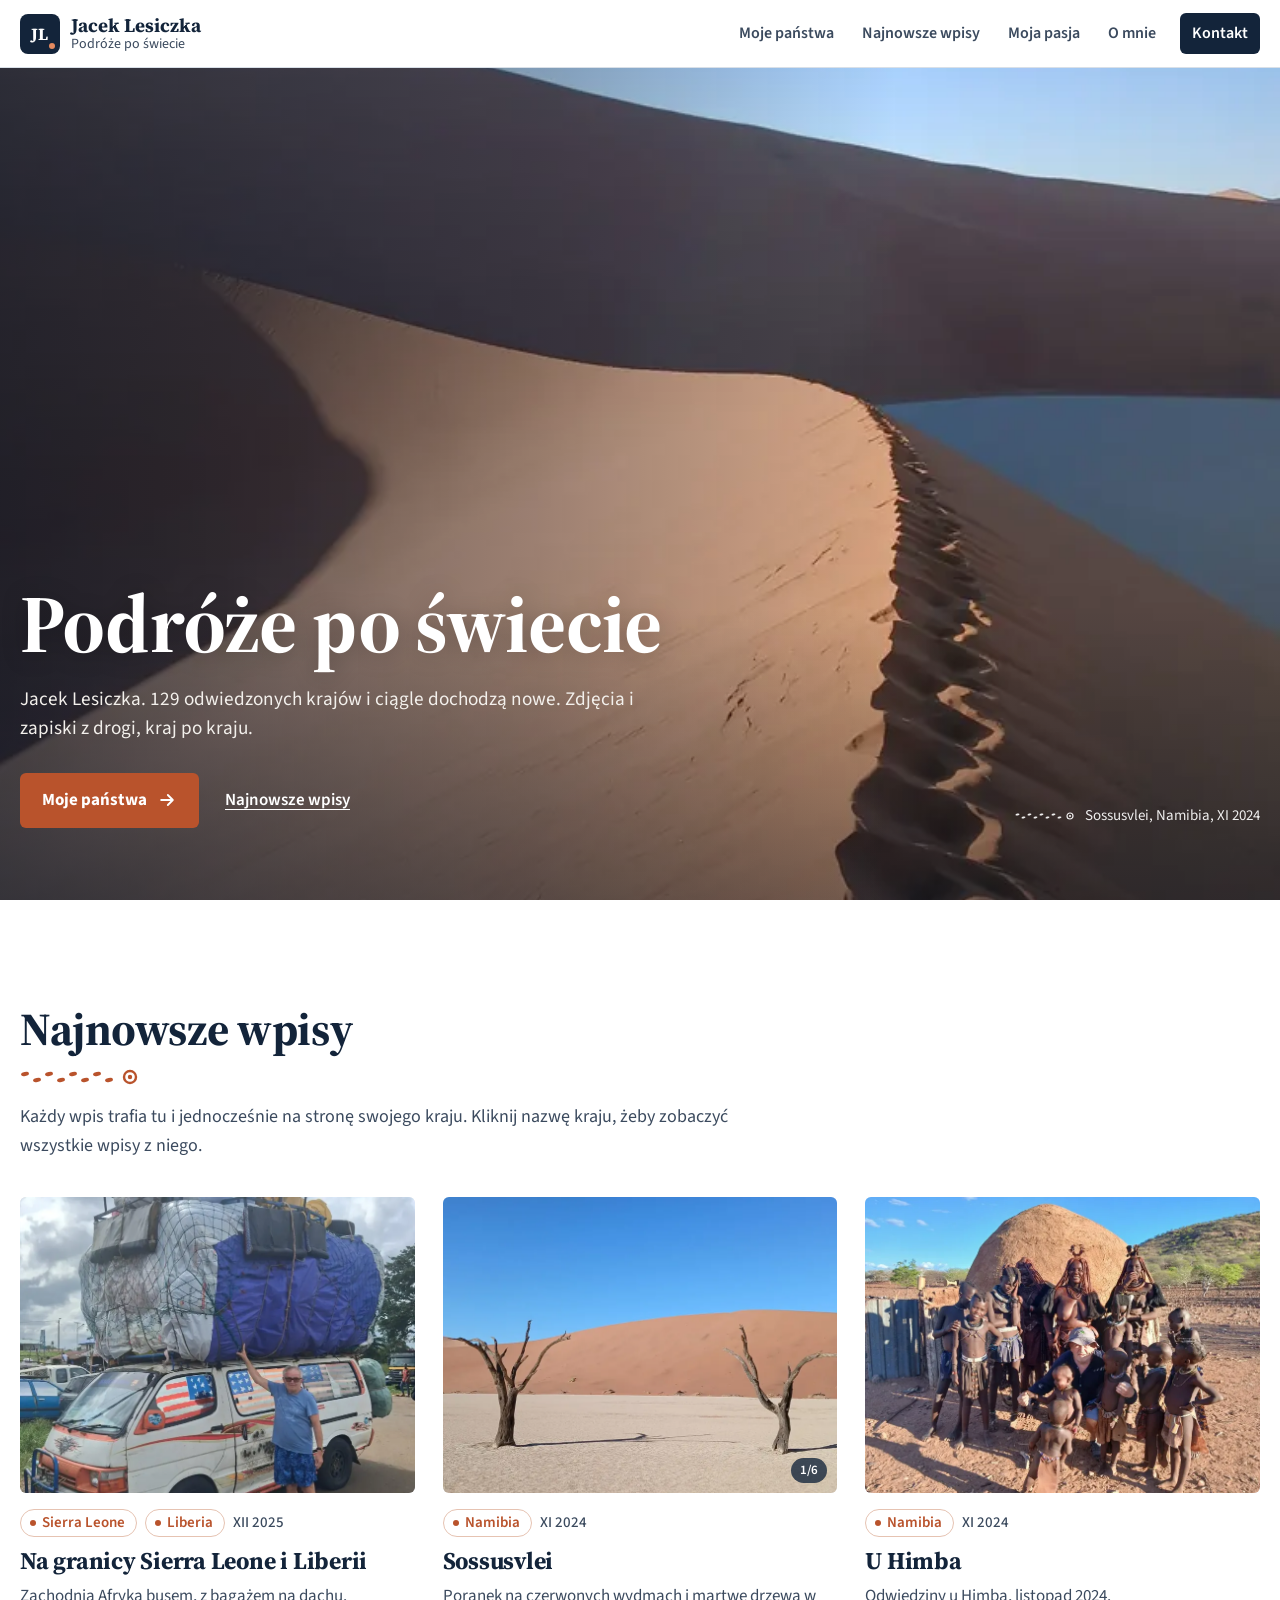
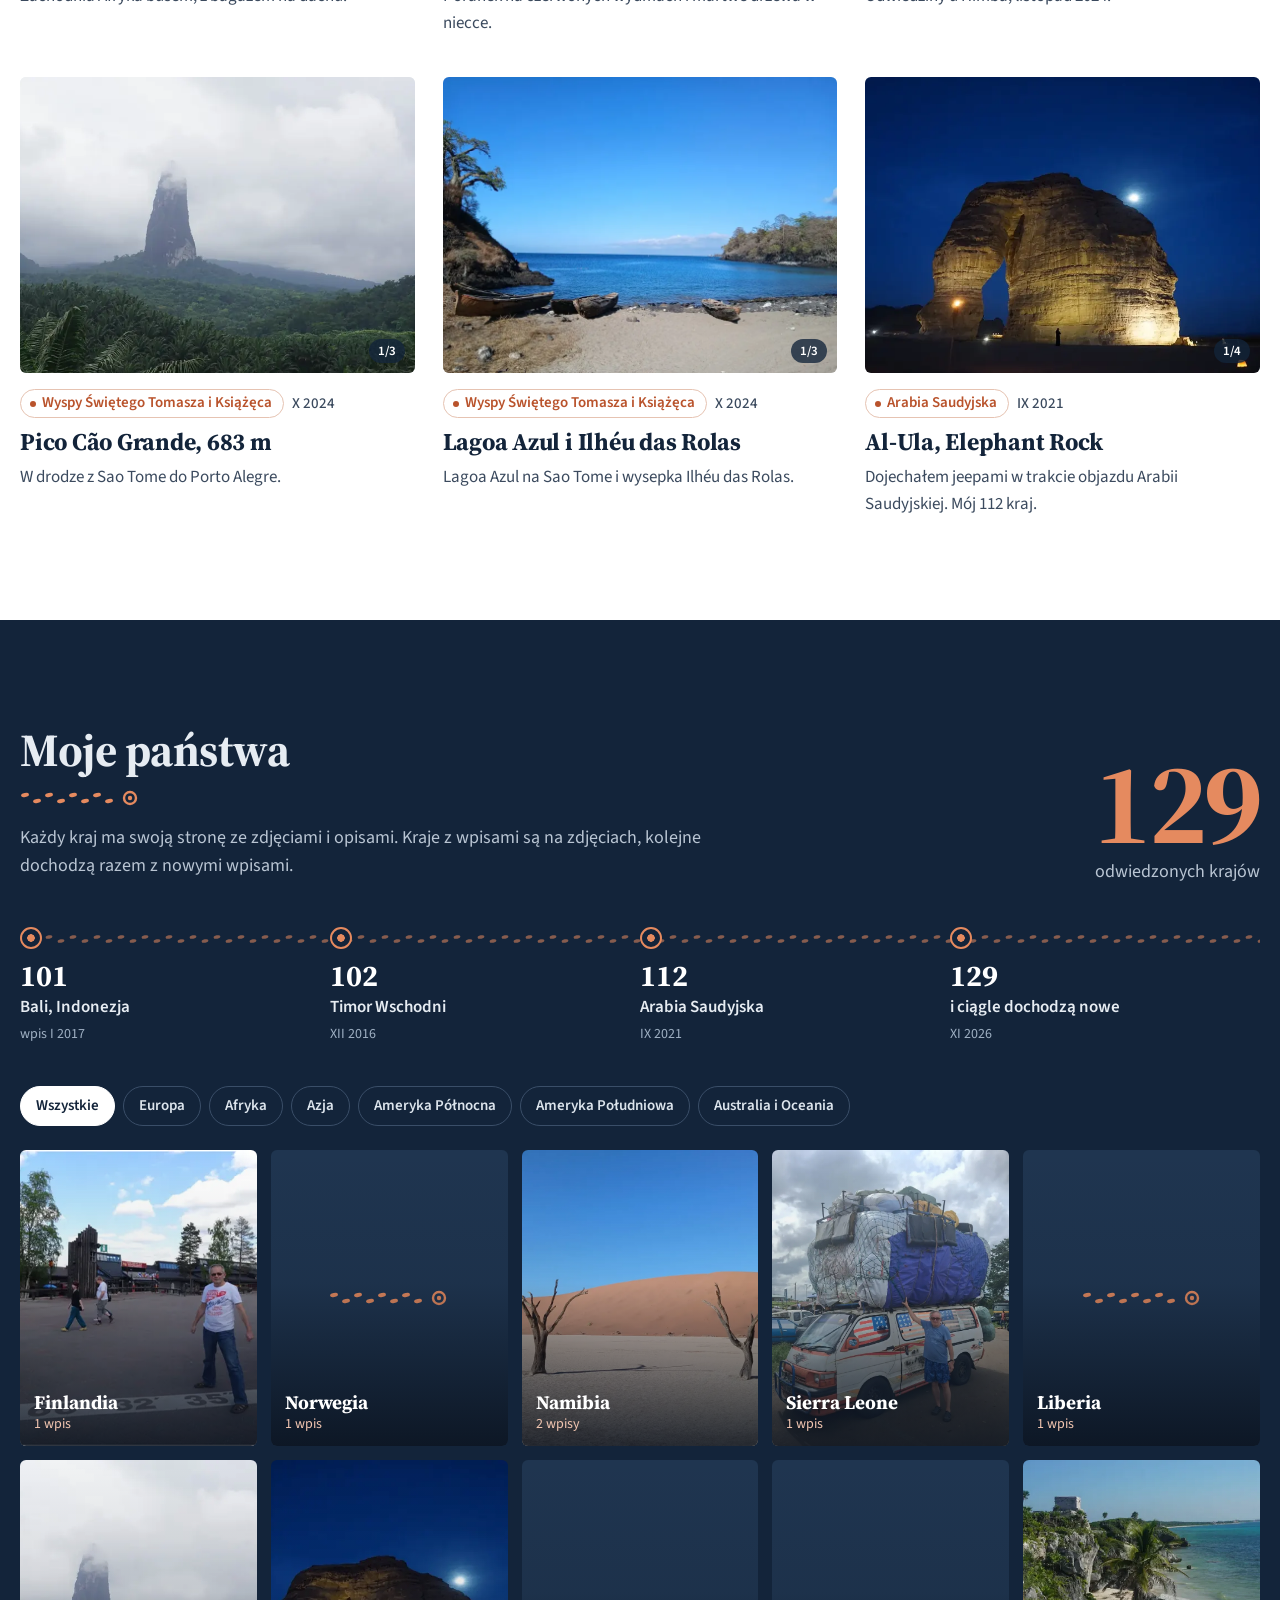
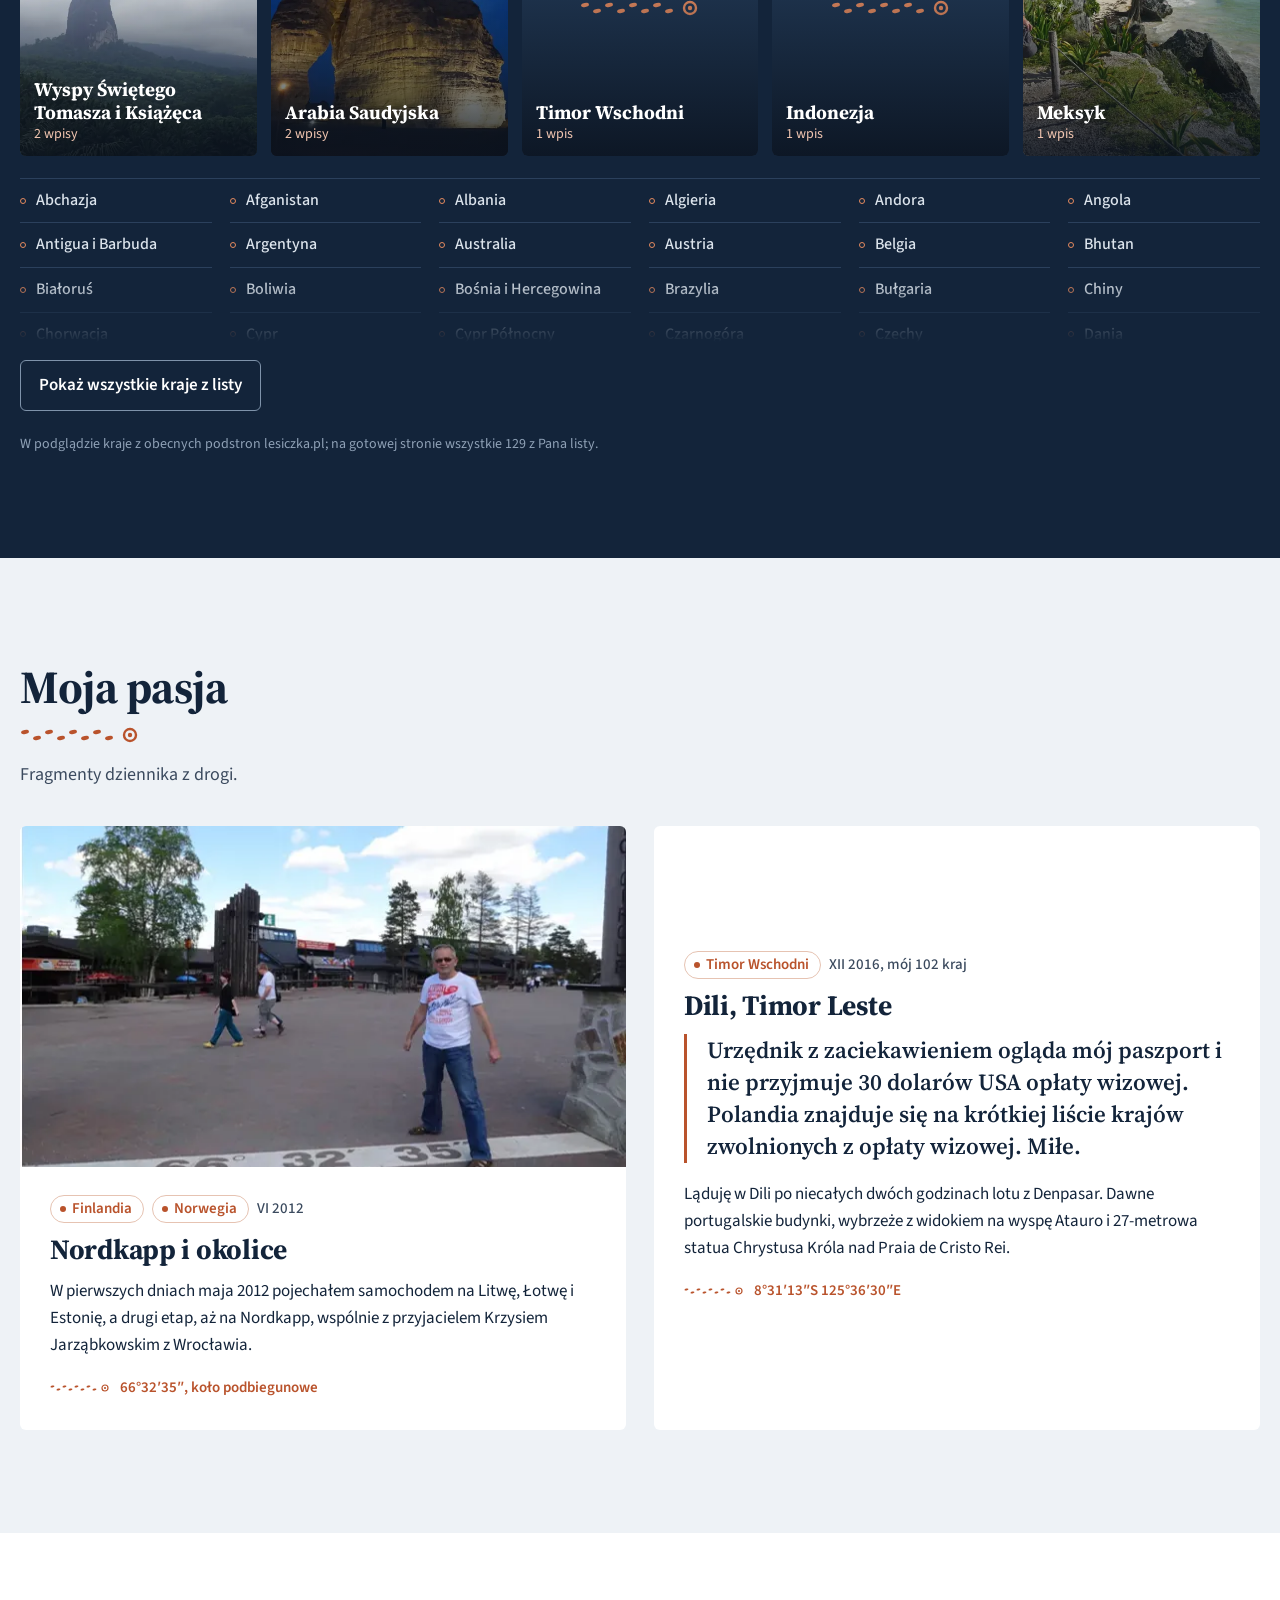
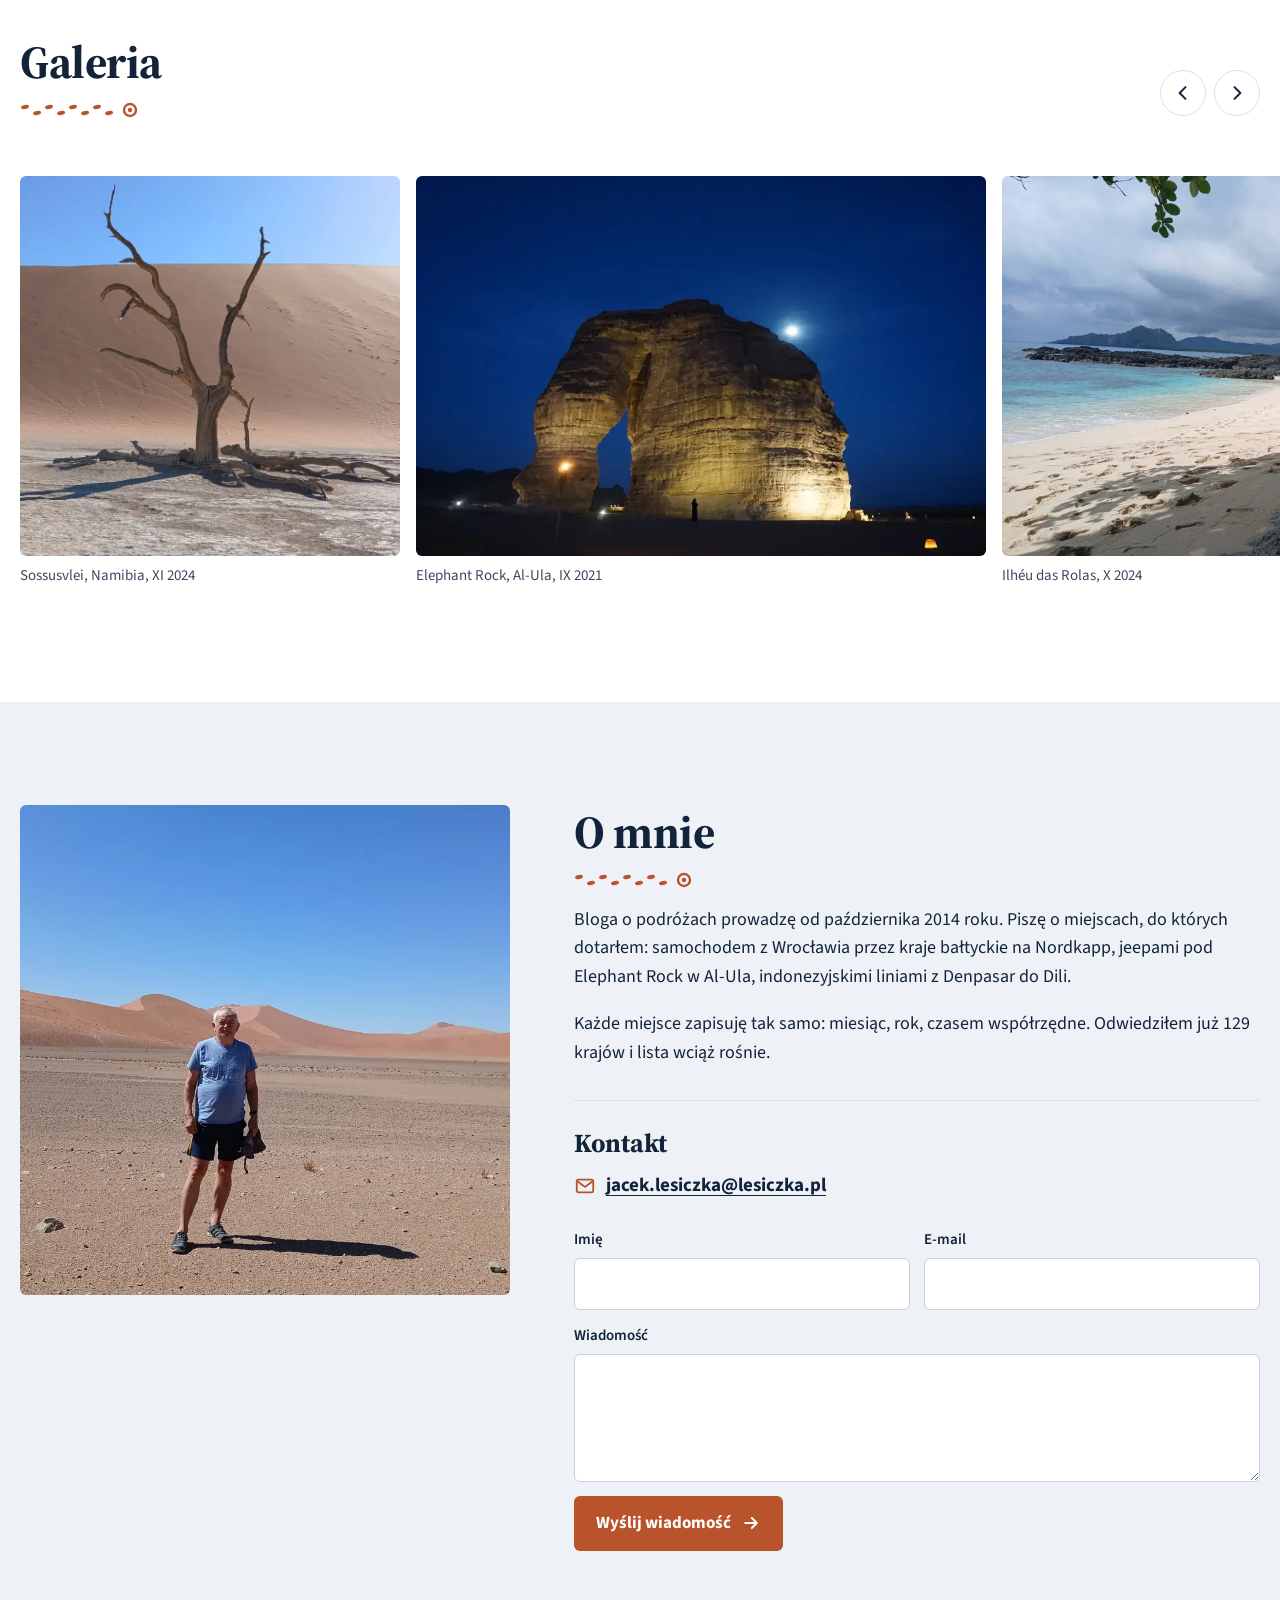
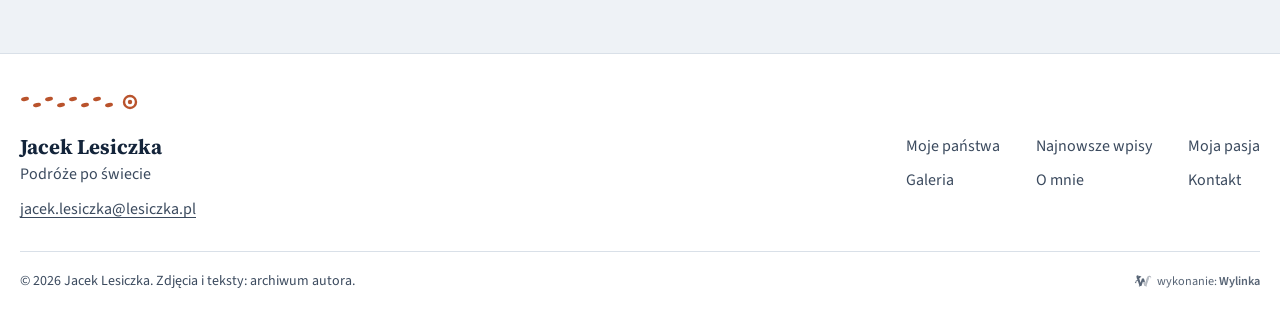
<file: index.html>
<!doctype html>
<html lang="pl">
<head>
<meta charset="utf-8">
<meta name="viewport" content="width=device-width,initial-scale=1,viewport-fit=cover">
<meta name="robots" content="noindex,nofollow">
<title>Jacek Lesiczka - podróże po świecie, 129 krajów, zdjęcia i zapiski z drogi</title>
<meta name="description" content="Koncepcja nowej strony lesiczka.pl: zdjęcia i zapiski Jacka Lesiczki z podróży po 129 krajach, wpisy przypisane do krajów, od Nordkappu po Saharę Zachodnią.">
<meta name="theme-color" content="#ffffff">
<link rel="icon" href="data:image/svg+xml,%3Csvg xmlns='http://www.w3.org/2000/svg' viewBox='0 0 64 64'%3E%3Crect width='64' height='64' rx='12' fill='%2313243A'/%3E%3Ctext x='30' y='42' font-family='Georgia,serif' font-weight='700' font-size='27' fill='%23ffffff' text-anchor='middle'%3EJL%3C/text%3E%3Ccircle cx='51' cy='50' r='4' fill='%23E07A4F'/%3E%3C/svg%3E">
<link rel="preconnect" href="https://fonts.googleapis.com">
<link rel="preconnect" href="https://fonts.gstatic.com" crossorigin>
<link href="https://fonts.googleapis.com/css2?family=Source+Sans+3:wght@400;500;600;700&family=Source+Serif+4:opsz,wght@8..60,600;8..60,700&display=swap" rel="stylesheet">
<link rel="preload" as="image" href="img/hero-sossusvlei-800.webp" media="(max-width: 899px)">
<link rel="preload" as="image" href="img/hero-sossusvlei.webp" media="(min-width: 900px)">
<link rel="stylesheet" href="style.css">
<style>
.wylinka-badge{display:inline-flex;align-items:center;gap:.4em;color:inherit;text-decoration:none;font-size:.875em;line-height:1;opacity:.85}
.wylinka-badge:hover,.wylinka-badge:focus-visible{opacity:1}
.wylinka-badge:focus-visible{outline:2px solid currentColor;outline-offset:3px;border-radius:2px}
.wylinka-badge svg{width:18px;height:18px;flex:none;overflow:visible}
.wylinka-badge b{font-weight:600}
.wylinka-badge .wy-old{opacity:.45;transform-origin:40px 30px;transition:transform .32s cubic-bezier(.3,.7,.4,1),opacity .32s ease-out}
.wylinka-badge .wy-pod{opacity:0;transition:opacity .2s ease-out .08s}
.wylinka-badge:hover .wy-old,.wylinka-badge:focus-visible .wy-old{transform:translate(9px,7px) rotate(9deg);opacity:0}
.wylinka-badge:hover .wy-pod,.wylinka-badge:focus-visible .wy-pod{opacity:1}
@media (prefers-reduced-motion:reduce){.wylinka-badge .wy-old,.wylinka-badge .wy-pod{transition:none}.wylinka-badge:hover .wy-old,.wylinka-badge:focus-visible .wy-old{transform:none;opacity:.45}.wylinka-badge:hover .wy-pod,.wylinka-badge:focus-visible .wy-pod{opacity:0}}
</style>
</head>
<body>
<svg width="0" height="0" style="position:absolute" aria-hidden="true"><defs>
<symbol id="i-mail" viewBox="0 0 24 24"><rect x="3" y="5" width="18" height="14" rx="2" fill="none" stroke="currentColor" stroke-width="2"/><path d="M4 7l8 6 8-6" fill="none" stroke="currentColor" stroke-width="2"/></symbol>
<symbol id="i-strz" viewBox="0 0 24 24"><path d="M5 12h13M13 6l6 6-6 6" fill="none" stroke="currentColor" stroke-width="2.2" stroke-linecap="round" stroke-linejoin="round"/></symbol>
<symbol id="i-lewo" viewBox="0 0 24 24"><path d="M15 5l-7 7 7 7" fill="none" stroke="currentColor" stroke-width="2.4" stroke-linecap="round" stroke-linejoin="round"/></symbol>
<symbol id="i-prawo" viewBox="0 0 24 24"><path d="M9 5l7 7-7 7" fill="none" stroke="currentColor" stroke-width="2.4" stroke-linecap="round" stroke-linejoin="round"/></symbol>
<symbol id="slad" viewBox="0 0 120 16"><g fill="currentColor"><ellipse cx="5" cy="5" rx="4" ry="2" transform="rotate(-12 5 5)"/><ellipse cx="17" cy="11" rx="4" ry="2" transform="rotate(-12 17 11)"/><ellipse cx="29" cy="5" rx="4" ry="2" transform="rotate(-12 29 5)"/><ellipse cx="41" cy="11" rx="4" ry="2" transform="rotate(-12 41 11)"/><ellipse cx="53" cy="5" rx="4" ry="2" transform="rotate(-12 53 5)"/><ellipse cx="65" cy="11" rx="4" ry="2" transform="rotate(-12 65 11)"/><ellipse cx="77" cy="5" rx="4" ry="2" transform="rotate(-12 77 5)"/><ellipse cx="89" cy="11" rx="4" ry="2" transform="rotate(-12 89 11)"/></g><circle cx="110" cy="8" r="6" fill="none" stroke="currentColor" stroke-width="2.4"/><circle cx="110" cy="8" r="2.2" fill="currentColor"/></symbol>
</defs></svg>
<a class="skip" href="#tresc">Przejdź do treści</a><header class="top" id="top">
  <div class="wrap top-in">
    <a class="logo" href="#top" aria-label="Jacek Lesiczka, strona główna">
      <span class="logo-znak" aria-hidden="true">JL</span>
      <span class="logo-txt"><b>Jacek Lesiczka</b><small>Podróże po świecie</small></span>
    </a>
    <nav class="menu" id="menu" aria-label="Menu główne">
      <a href="#panstwa">Moje państwa</a>
      <a href="#najnowsze">Najnowsze wpisy</a>
      <a href="#pasja">Moja pasja</a>
      <a href="#o-mnie">O mnie</a>
      <a class="menu-kontakt" href="#kontakt">Kontakt</a>
    </nav>
    <button class="burger" id="burger" aria-label="Menu" aria-expanded="false" aria-controls="menu"><span></span><span></span><span></span></button>
  </div>
</header>
<main id="tresc">
<section class="hero" aria-labelledby="h1">
  <picture class="hero-foto">
    <source media="(min-width: 900px)" srcset="img/hero-sossusvlei.webp">
    <img src="img/hero-sossusvlei-800.webp" alt="Ślady stóp na grani czerwonej wydmy w Sossusvlei w Namibii" width="1536" height="1536" fetchpriority="high">
  </picture>
  <div class="hero-in">
    <div class="wrap">
      <div class="hero-txt">
        <h1 id="h1">Podróże po świecie</h1>
        <p class="lead">Jacek Lesiczka. 129 odwiedzonych krajów i ciągle dochodzą nowe. Zdjęcia i zapiski z drogi, kraj po kraju.</p>
        <div class="hero-akcje">
          <a class="btn" href="#panstwa">Moje państwa <svg aria-hidden="true"><use href="#i-strz"/></svg></a>
          <a class="link-jasny" href="#najnowsze">Najnowsze wpisy</a>
        </div>
      </div>
      <p class="hero-podpis"><svg class="slad-ik" aria-hidden="true"><use href="#slad"/></svg>Sossusvlei, Namibia, XI 2024</p>
    </div>
  </div>
</section>

<section class="sek" id="najnowsze" aria-labelledby="h-najnowsze">
  <div class="wrap">
    <div class="nagl">
      <h2 id="h-najnowsze">Najnowsze wpisy</h2>
      <svg class="slad" aria-hidden="true"><use href="#slad"/></svg>
      <p>Każdy wpis trafia tu i jednocześnie na stronę swojego kraju. Kliknij nazwę kraju, żeby zobaczyć wszystkie wpisy z niego.</p>
    </div>
    <div class="karty">
<article class="karta">
  <div class="karuzela jedno"><div class="tor"><img src="img/sierra-leone-800.webp" alt="Jacek Lesiczka przy busie z wysoko załadowanym bagażem na dachu, Na granicy Sierra Leone i Liberii" width="800" height="1067" loading="lazy"></div></div>
  <div class="karta-txt">
    <p class="tagi"><a class="tag" href="kraj/sierra-leone.html">Sierra Leone</a><a class="tag" href="kraj/liberia.html">Liberia</a><span class="data">XII 2025</span></p>
    <h3><a href="kraj/sierra-leone.html#sierra">Na granicy Sierra Leone i Liberii</a></h3>
    <p>Zachodnia Afryka busem, z bagażem na dachu.</p>
  </div>
</article><article class="karta">
  <div class="karuzela" data-kar tabindex="0" aria-label="Zdjęcia: Sossusvlei"><div class="tor"><img src="img/sossus-3-800.webp" alt="Martwe drzewa na białej niecce, za nimi czerwona wydma, Sossusvlei" width="800" height="800" loading="lazy"><img src="img/sossus-4-800.webp" alt="Wyschnięte drzewo na tle wydmy, Sossusvlei" width="800" height="800" loading="lazy"><img src="img/sossus-5-800.webp" alt="Ludzie wchodzący granią na wydmę, Sossusvlei" width="800" height="800" loading="lazy"><img src="img/sossus-2-800.webp" alt="Grań wysokiej wydmy w porannym słońcu, Sossusvlei" width="800" height="800" loading="lazy"><img src="img/sossus-6-800.webp" alt="Jacek Lesiczka na tle czerwonych wydm, Sossusvlei" width="800" height="800" loading="lazy"><img src="img/hero-sossusvlei-800.webp" alt="Ślady stóp na grani wydmy, Sossusvlei" width="800" height="800" loading="lazy"></div><button class="kar-btn l" data-k="-1" aria-label="Poprzednie zdjęcie"><svg><use href="#i-lewo"/></svg></button><button class="kar-btn p" data-k="1" aria-label="Następne zdjęcie"><svg><use href="#i-prawo"/></svg></button><span class="licznik" aria-hidden="true">1/6</span></div>
  <div class="karta-txt">
    <p class="tagi"><a class="tag" href="kraj/namibia.html">Namibia</a><span class="data">XI 2024</span></p>
    <h3><a href="kraj/namibia.html#sossus">Sossusvlei</a></h3>
    <p>Poranek na czerwonych wydmach i martwe drzewa w niecce.</p>
  </div>
</article><article class="karta">
  <div class="karuzela jedno"><div class="tor"><img src="img/himba-800.webp" alt="Rodzina Himba przed chatą, U Himba" width="800" height="600" loading="lazy"></div></div>
  <div class="karta-txt">
    <p class="tagi"><a class="tag" href="kraj/namibia.html">Namibia</a><span class="data">XI 2024</span></p>
    <h3><a href="kraj/namibia.html#himba">U Himba</a></h3>
    <p>Odwiedziny u Himba, listopad 2024.</p>
  </div>
</article><article class="karta">
  <div class="karuzela" data-kar tabindex="0" aria-label="Zdjęcia: Pico Cão Grande, 683 m"><div class="tor"><img src="img/saotome-pico-2-800.webp" alt="Pico Cão Grande wyrastający nad lasem, Pico Cão Grande, 683 m" width="800" height="533" loading="lazy"><img src="img/saotome-pico-1-800.webp" alt="Pico Cão Grande w chmurach, Pico Cão Grande, 683 m" width="800" height="533" loading="lazy"><img src="img/saotome-droga-800.webp" alt="Pico Cão Grande widziany z drogi, Pico Cão Grande, 683 m" width="800" height="533" loading="lazy"></div><button class="kar-btn l" data-k="-1" aria-label="Poprzednie zdjęcie"><svg><use href="#i-lewo"/></svg></button><button class="kar-btn p" data-k="1" aria-label="Następne zdjęcie"><svg><use href="#i-prawo"/></svg></button><span class="licznik" aria-hidden="true">1/3</span></div>
  <div class="karta-txt">
    <p class="tagi"><a class="tag" href="kraj/wyspy-swietego-tomasza-i-ksiazeca.html">Wyspy Świętego Tomasza i Książęca</a><span class="data">X 2024</span></p>
    <h3><a href="kraj/wyspy-swietego-tomasza-i-ksiazeca.html#pico">Pico Cão Grande, 683 m</a></h3>
    <p>W drodze z Sao Tome do Porto Alegre.</p>
  </div>
</article><article class="karta">
  <div class="karuzela" data-kar tabindex="0" aria-label="Zdjęcia: Lagoa Azul i Ilhéu das Rolas"><div class="tor"><img src="img/saotome-lagoa-2-800.webp" alt="Lagoa Azul, zatoka z łodziami, Lagoa Azul i Ilhéu das Rolas" width="800" height="600" loading="lazy"><img src="img/saotome-lagoa-1-800.webp" alt="Lagoa Azul z góry, Lagoa Azul i Ilhéu das Rolas" width="800" height="1067" loading="lazy"><img src="img/saotome-rolas-800.webp" alt="Plaża na Ilhéu das Rolas, Lagoa Azul i Ilhéu das Rolas" width="800" height="600" loading="lazy"></div><button class="kar-btn l" data-k="-1" aria-label="Poprzednie zdjęcie"><svg><use href="#i-lewo"/></svg></button><button class="kar-btn p" data-k="1" aria-label="Następne zdjęcie"><svg><use href="#i-prawo"/></svg></button><span class="licznik" aria-hidden="true">1/3</span></div>
  <div class="karta-txt">
    <p class="tagi"><a class="tag" href="kraj/wyspy-swietego-tomasza-i-ksiazeca.html">Wyspy Świętego Tomasza i Książęca</a><span class="data">X 2024</span></p>
    <h3><a href="kraj/wyspy-swietego-tomasza-i-ksiazeca.html#saotome">Lagoa Azul i Ilhéu das Rolas</a></h3>
    <p>Lagoa Azul na Sao Tome i wysepka Ilhéu das Rolas.</p>
  </div>
</article><article class="karta">
  <div class="karuzela" data-kar tabindex="0" aria-label="Zdjęcia: Al-Ula, Elephant Rock"><div class="tor"><img src="img/alula-73-800.webp" alt="Podświetlona Elephant Rock nocą, Al-Ula, Elephant Rock" width="800" height="533" loading="lazy"><img src="img/alula-72-800.webp" alt="Elephant Rock za dnia, Al-Ula, Elephant Rock" width="800" height="533" loading="lazy"><img src="img/alula-76-800.webp" alt="Elephant Rock wieczorem w świetle lamp, Al-Ula, Elephant Rock" width="800" height="533" loading="lazy"><img src="img/alula-66-800.webp" alt="Pustynna dolina w Al-Ula, Al-Ula, Elephant Rock" width="800" height="533" loading="lazy"></div><button class="kar-btn l" data-k="-1" aria-label="Poprzednie zdjęcie"><svg><use href="#i-lewo"/></svg></button><button class="kar-btn p" data-k="1" aria-label="Następne zdjęcie"><svg><use href="#i-prawo"/></svg></button><span class="licznik" aria-hidden="true">1/4</span></div>
  <div class="karta-txt">
    <p class="tagi"><a class="tag" href="kraj/arabia-saudyjska.html">Arabia Saudyjska</a><span class="data">IX 2021</span></p>
    <h3><a href="kraj/arabia-saudyjska.html#alula">Al-Ula, Elephant Rock</a></h3>
    <p>Dojechałem jeepami w trakcie objazdu Arabii Saudyjskiej. Mój 112 kraj.</p>
  </div>
</article>
    </div>
  </div>
</section>

<section class="sek sek-noc" id="panstwa" aria-labelledby="h-panstwa">
  <div class="wrap">
    <div class="panstwa-gora">
      <div class="nagl">
        <h2 id="h-panstwa">Moje państwa</h2>
        <svg class="slad" aria-hidden="true"><use href="#slad"/></svg>
        <p>Każdy kraj ma swoją stronę ze zdjęciami i opisami. Kraje z wpisami są na zdjęciach, kolejne dochodzą razem z nowymi wpisami.</p>
      </div>
      <p class="licznik-krajow"><b>129</b><span>odwiedzonych krajów</span></p>
    </div>
    <ol class="trasa" aria-label="Kamienie milowe z bloga">
      <li><b>101</b><span>Bali, Indonezja</span><small>wpis I 2017</small></li>
      <li><b>102</b><span>Timor Wschodni</span><small>XII 2016</small></li>
      <li><b>112</b><span>Arabia Saudyjska</span><small>IX 2021</small></li>
      <li><b>129</b><span>i ciągle dochodzą nowe</span><small>XI 2026</small></li>
    </ol>
    <div class="filtry" role="group" aria-label="Filtr kontynentów"><button class="filtr" data-f="" aria-pressed="true">Wszystkie</button><button class="filtr" data-f="Europa" aria-pressed="false">Europa</button><button class="filtr" data-f="Afryka" aria-pressed="false">Afryka</button><button class="filtr" data-f="Azja" aria-pressed="false">Azja</button><button class="filtr" data-f="Ameryka Północna" aria-pressed="false">Ameryka Północna</button><button class="filtr" data-f="Ameryka Południowa" aria-pressed="false">Ameryka Południowa</button><button class="filtr" data-f="Australia i Oceania" aria-pressed="false">Australia i Oceania</button></div>
    <ul class="kafle kafle-ma" id="kafleMa"><li class="kafel ma" data-k="Europa"><a href="kraj/finlandia.html"><img src="img/nordkapp-4-800.webp" alt="" width="609" height="458" loading="lazy"><span class="kafel-txt"><b>Finlandia</b><small>1 wpis</small></span></a></li><li class="kafel ma" data-k="Europa"><a href="kraj/norwegia.html"><span class="kafel-slad"><svg aria-hidden="true"><use href="#slad"/></svg></span><span class="kafel-txt"><b>Norwegia</b><small>1 wpis</small></span></a></li><li class="kafel ma" data-k="Afryka"><a href="kraj/namibia.html"><img src="img/sossus-3-800.webp" alt="" width="800" height="800" loading="lazy"><span class="kafel-txt"><b>Namibia</b><small>2 wpisy</small></span></a></li><li class="kafel ma" data-k="Afryka"><a href="kraj/sierra-leone.html"><img src="img/sierra-leone-800.webp" alt="" width="800" height="1067" loading="lazy"><span class="kafel-txt"><b>Sierra Leone</b><small>1 wpis</small></span></a></li><li class="kafel ma" data-k="Afryka"><a href="kraj/liberia.html"><span class="kafel-slad"><svg aria-hidden="true"><use href="#slad"/></svg></span><span class="kafel-txt"><b>Liberia</b><small>1 wpis</small></span></a></li><li class="kafel ma" data-k="Afryka"><a href="kraj/wyspy-swietego-tomasza-i-ksiazeca.html"><img src="img/saotome-pico-2-800.webp" alt="" width="800" height="533" loading="lazy"><span class="kafel-txt"><b>Wyspy Świętego Tomasza i Książęca</b><small>2 wpisy</small></span></a></li><li class="kafel ma" data-k="Azja"><a href="kraj/arabia-saudyjska.html"><img src="img/alula-73-800.webp" alt="" width="800" height="533" loading="lazy"><span class="kafel-txt"><b>Arabia Saudyjska</b><small>2 wpisy</small></span></a></li><li class="kafel ma" data-k="Azja"><a href="kraj/timor-wschodni.html"><span class="kafel-slad"><svg aria-hidden="true"><use href="#slad"/></svg></span><span class="kafel-txt"><b>Timor Wschodni</b><small>1 wpis</small></span></a></li><li class="kafel ma" data-k="Azja"><a href="kraj/indonezja.html"><span class="kafel-slad"><svg aria-hidden="true"><use href="#slad"/></svg></span><span class="kafel-txt"><b>Indonezja</b><small>1 wpis</small></span></a></li><li class="kafel ma" data-k="Ameryka Północna"><a href="kraj/meksyk.html"><img src="img/tulum-800.webp" alt="" width="800" height="533" loading="lazy"><span class="kafel-txt"><b>Meksyk</b><small>1 wpis</small></span></a></li></ul>
    <ul class="kafle kafle-bez" id="kafleBez"><li class="kafel" data-k="Europa"><span class="kafel-txt"><b>Abchazja</b></span></li><li class="kafel" data-k="Azja"><span class="kafel-txt"><b>Afganistan</b></span></li><li class="kafel" data-k="Europa"><span class="kafel-txt"><b>Albania</b></span></li><li class="kafel" data-k="Afryka"><span class="kafel-txt"><b>Algieria</b></span></li><li class="kafel" data-k="Europa"><span class="kafel-txt"><b>Andora</b></span></li><li class="kafel" data-k="Afryka"><span class="kafel-txt"><b>Angola</b></span></li><li class="kafel" data-k="Ameryka Północna"><span class="kafel-txt"><b>Antigua i Barbuda</b></span></li><li class="kafel" data-k="Ameryka Południowa"><span class="kafel-txt"><b>Argentyna</b></span></li><li class="kafel" data-k="Australia i Oceania"><span class="kafel-txt"><b>Australia</b></span></li><li class="kafel" data-k="Europa"><span class="kafel-txt"><b>Austria</b></span></li><li class="kafel" data-k="Europa"><span class="kafel-txt"><b>Belgia</b></span></li><li class="kafel" data-k="Azja"><span class="kafel-txt"><b>Bhutan</b></span></li><li class="kafel" data-k="Europa"><span class="kafel-txt"><b>Białoruś</b></span></li><li class="kafel" data-k="Ameryka Południowa"><span class="kafel-txt"><b>Boliwia</b></span></li><li class="kafel" data-k="Europa"><span class="kafel-txt"><b>Bośnia i Hercegowina</b></span></li><li class="kafel" data-k="Ameryka Południowa"><span class="kafel-txt"><b>Brazylia</b></span></li><li class="kafel" data-k="Europa"><span class="kafel-txt"><b>Bułgaria</b></span></li><li class="kafel" data-k="Azja"><span class="kafel-txt"><b>Chiny</b></span></li><li class="kafel" data-k="Europa"><span class="kafel-txt"><b>Chorwacja</b></span></li><li class="kafel" data-k="Europa"><span class="kafel-txt"><b>Cypr</b></span></li><li class="kafel" data-k="Europa"><span class="kafel-txt"><b>Cypr Północny</b></span></li><li class="kafel" data-k="Europa"><span class="kafel-txt"><b>Czarnogóra</b></span></li><li class="kafel" data-k="Europa"><span class="kafel-txt"><b>Czechy</b></span></li><li class="kafel" data-k="Europa"><span class="kafel-txt"><b>Dania</b></span></li><li class="kafel" data-k="Afryka"><span class="kafel-txt"><b>Egipt</b></span></li><li class="kafel" data-k="Europa"><span class="kafel-txt"><b>Estonia</b></span></li><li class="kafel" data-k="Europa"><span class="kafel-txt"><b>Francja</b></span></li><li class="kafel" data-k="Afryka"><span class="kafel-txt"><b>Gambia</b></span></li><li class="kafel" data-k="Europa"><span class="kafel-txt"><b>Grecja</b></span></li><li class="kafel" data-k="Europa"><span class="kafel-txt"><b>Gruzja</b></span></li><li class="kafel" data-k="Europa"><span class="kafel-txt"><b>Hiszpania</b></span></li><li class="kafel" data-k="Europa"><span class="kafel-txt"><b>Holandia</b></span></li><li class="kafel" data-k="Azja"><span class="kafel-txt"><b>Indie</b></span></li><li class="kafel" data-k="Europa"><span class="kafel-txt"><b>Irlandia</b></span></li><li class="kafel" data-k="Europa"><span class="kafel-txt"><b>Islandia</b></span></li><li class="kafel" data-k="Azja"><span class="kafel-txt"><b>Izrael</b></span></li><li class="kafel" data-k="Azja"><span class="kafel-txt"><b>Japonia</b></span></li><li class="kafel" data-k="Azja"><span class="kafel-txt"><b>Jordania</b></span></li><li class="kafel" data-k="Azja"><span class="kafel-txt"><b>Kambodża</b></span></li><li class="kafel" data-k="Ameryka Północna"><span class="kafel-txt"><b>Kanada</b></span></li><li class="kafel" data-k="Azja"><span class="kafel-txt"><b>Katar</b></span></li><li class="kafel" data-k="Afryka"><span class="kafel-txt"><b>Kenia</b></span></li><li class="kafel" data-k="Europa"><span class="kafel-txt"><b>Kosowo</b></span></li><li class="kafel" data-k="Azja"><span class="kafel-txt"><b>Laos</b></span></li><li class="kafel" data-k="Europa"><span class="kafel-txt"><b>Lichtenstein</b></span></li><li class="kafel" data-k="Europa"><span class="kafel-txt"><b>Litwa</b></span></li><li class="kafel" data-k="Europa"><span class="kafel-txt"><b>Łotwa</b></span></li><li class="kafel" data-k="Europa"><span class="kafel-txt"><b>Luksemburg</b></span></li><li class="kafel" data-k="Europa"><span class="kafel-txt"><b>Macedonia</b></span></li><li class="kafel" data-k="Azja"><span class="kafel-txt"><b>Malezja</b></span></li><li class="kafel" data-k="Europa"><span class="kafel-txt"><b>Malta</b></span></li><li class="kafel" data-k="Afryka"><span class="kafel-txt"><b>Maroko</b></span></li><li class="kafel" data-k="Afryka"><span class="kafel-txt"><b>Mauretania</b></span></li><li class="kafel" data-k="Europa"><span class="kafel-txt"><b>Monako</b></span></li><li class="kafel" data-k="Azja"><span class="kafel-txt"><b>Nepal</b></span></li><li class="kafel" data-k="Europa"><span class="kafel-txt"><b>Niemcy</b></span></li><li class="kafel" data-k="Ameryka Południowa"><span class="kafel-txt"><b>Paragwaj</b></span></li><li class="kafel" data-k="Ameryka Południowa"><span class="kafel-txt"><b>Peru</b></span></li><li class="kafel" data-k="Europa"><span class="kafel-txt"><b>Polska</b></span></li><li class="kafel" data-k="Europa"><span class="kafel-txt"><b>Portugalia</b></span></li><li class="kafel" data-k="Afryka"><span class="kafel-txt"><b>Republika Południowej Afryki</b></span></li><li class="kafel" data-k="Europa"><span class="kafel-txt"><b>Rosja</b></span></li><li class="kafel" data-k="Europa"><span class="kafel-txt"><b>Rumunia</b></span></li><li class="kafel" data-k="Afryka"><span class="kafel-txt"><b>Sahara Zachodnia</b></span></li><li class="kafel" data-k="Europa"><span class="kafel-txt"><b>San Marino</b></span></li><li class="kafel" data-k="Afryka"><span class="kafel-txt"><b>Senegal</b></span></li><li class="kafel" data-k="Europa"><span class="kafel-txt"><b>Serbia</b></span></li><li class="kafel" data-k="Azja"><span class="kafel-txt"><b>Singapur</b></span></li><li class="kafel" data-k="Europa"><span class="kafel-txt"><b>Słowacja</b></span></li><li class="kafel" data-k="Europa"><span class="kafel-txt"><b>Słowenia</b></span></li><li class="kafel" data-k="Europa"><span class="kafel-txt"><b>Szwajcaria</b></span></li><li class="kafel" data-k="Europa"><span class="kafel-txt"><b>Szwecja</b></span></li><li class="kafel" data-k="Azja"><span class="kafel-txt"><b>Tajlandia</b></span></li><li class="kafel" data-k="Afryka"><span class="kafel-txt"><b>Tanzania</b></span></li><li class="kafel" data-k="Afryka"><span class="kafel-txt"><b>Tunezja</b></span></li><li class="kafel" data-k="Azja"><span class="kafel-txt"><b>Turcja</b></span></li><li class="kafel" data-k="Europa"><span class="kafel-txt"><b>Ukraina</b></span></li><li class="kafel" data-k="Ameryka Południowa"><span class="kafel-txt"><b>Urugwaj</b></span></li><li class="kafel" data-k="Azja"><span class="kafel-txt"><b>Uzbekistan</b></span></li><li class="kafel" data-k="Europa"><span class="kafel-txt"><b>Watykan</b></span></li><li class="kafel" data-k="Europa"><span class="kafel-txt"><b>Węgry</b></span></li><li class="kafel" data-k="Europa"><span class="kafel-txt"><b>Wielka Brytania</b></span></li><li class="kafel" data-k="Azja"><span class="kafel-txt"><b>Wietnam</b></span></li><li class="kafel" data-k="Europa"><span class="kafel-txt"><b>Włochy</b></span></li><li class="kafel" data-k="Azja"><span class="kafel-txt"><b>Zjednoczone Emiraty Arabskie</b></span></li></ul>
    <p class="uwaga">W podglądzie kraje z obecnych podstron lesiczka.pl; na gotowej stronie wszystkie 129 z Pana listy.</p>
  </div>
</section>

<section class="sek sek-szara" id="pasja" aria-labelledby="h-pasja">
  <div class="wrap">
    <div class="nagl">
      <h2 id="h-pasja">Moja pasja</h2>
      <svg class="slad" aria-hidden="true"><use href="#slad"/></svg>
      <p>Fragmenty dziennika z drogi.</p>
    </div>
    <div class="dziennik">
      <article class="wpis">
        <figure class="wpis-foto"><img src="img/nordkapp-4-800.webp" alt="Linia koła podbiegunowego z liczbami 66 32 35 namalowanymi na placu" width="609" height="458" loading="lazy"></figure>
        <div class="wpis-txt">
          <p class="tagi"><a class="tag" href="kraj/finlandia.html">Finlandia</a><a class="tag" href="kraj/norwegia.html">Norwegia</a><span class="data">VI 2012</span></p>
          <h3><a href="kraj/norwegia.html#nordkapp">Nordkapp i okolice</a></h3>
          <p>W pierwszych dniach maja 2012 pojechałem samochodem na Litwę, Łotwę i Estonię, a drugi etap, aż na Nordkapp, wspólnie z przyjacielem Krzysiem Jarząbkowskim z Wrocławia.</p>
          <p class="wspol"><svg class="slad-ik" aria-hidden="true"><use href="#slad"/></svg>66°32′35″, koło podbiegunowe</p>
        </div>
      </article>
      <article class="wpis wpis-cytat">
        <div class="wpis-txt">
          <p class="tagi"><a class="tag" href="kraj/timor-wschodni.html">Timor Wschodni</a><span class="data">XII 2016, mój 102 kraj</span></p>
          <h3><a href="kraj/timor-wschodni.html#timor">Dili, Timor Leste</a></h3>
          <blockquote><p>Urzędnik z zaciekawieniem ogląda mój paszport i nie przyjmuje 30 dolarów USA opłaty wizowej. Polandia znajduje się na krótkiej liście krajów zwolnionych z opłaty wizowej. Miłe.</p></blockquote>
          <p>Ląduję w Dili po niecałych dwóch godzinach lotu z Denpasar. Dawne portugalskie budynki, wybrzeże z widokiem na wyspę Atauro i 27-metrowa statua Chrystusa Króla nad Praia de Cristo Rei.</p>
          <p class="wspol"><svg class="slad-ik" aria-hidden="true"><use href="#slad"/></svg>8°31′13″S 125°36′30″E</p>
        </div>
      </article>
    </div>
  </div>
</section>

<section class="sek" id="galeria" aria-labelledby="h-galeria">
  <div class="wrap">
    <div class="nagl nagl-rzad">
      <div><h2 id="h-galeria">Galeria</h2><svg class="slad" aria-hidden="true"><use href="#slad"/></svg></div>
      <div class="gal-strz">
        <button data-gal="-1" aria-label="Przewiń w lewo"><svg><use href="#i-lewo"/></svg></button>
        <button data-gal="1" aria-label="Przewiń w prawo"><svg><use href="#i-prawo"/></svg></button>
      </div>
    </div>
  </div>
  <div class="gal" id="gal" tabindex="0" aria-label="Galeria zdjęć z podróży, przewijana w bok">
    <figure><img src="img/sossus-4-800.webp" alt="Martwe drzewo przed wydmą" width="800" height="800" loading="lazy"><figcaption>Sossusvlei, Namibia, XI 2024</figcaption></figure><figure><img src="img/alula-73-800.webp" alt="Elephant Rock nocą" width="800" height="533" loading="lazy"><figcaption>Elephant Rock, Al-Ula, IX 2021</figcaption></figure><figure><img src="img/saotome-rolas-800.webp" alt="Plaża na Ilhéu das Rolas" width="800" height="600" loading="lazy"><figcaption>Ilhéu das Rolas, X 2024</figcaption></figure><figure><img src="img/sossus-5-800.webp" alt="Grań wydmy z ludźmi" width="800" height="800" loading="lazy"><figcaption>Sossusvlei, Namibia, XI 2024</figcaption></figure><figure><img src="img/tulum-800.webp" alt="Klif i morze w Tulum" width="800" height="533" loading="lazy"><figcaption>Tulum, Meksyk, IX 2022</figcaption></figure><figure><img src="img/saotome-lagoa-1-800.webp" alt="Lagoa Azul z góry" width="800" height="1067" loading="lazy"><figcaption>Lagoa Azul, Sao Tome, X 2024</figcaption></figure><figure><img src="img/saotome-pico-1-800.webp" alt="Pico Cão Grande w chmurach" width="800" height="533" loading="lazy"><figcaption>Pico Cão Grande, X 2024</figcaption></figure><figure><img src="img/rijad-43-800.webp" alt="Fasada Muzeum Narodowego w Rijadzie" width="800" height="533" loading="lazy"><figcaption>Rijad, IX 2021</figcaption></figure><figure><img src="img/nordkapp-3-800.webp" alt="Nad rzeką na północy Finlandii" width="609" height="458" loading="lazy"><figcaption>W drodze na Nordkapp, VI 2012</figcaption></figure><figure><img src="img/sossus-3-800.webp" alt="Martwe drzewa w niecce" width="800" height="800" loading="lazy"><figcaption>Sossusvlei, Namibia, XI 2024</figcaption></figure>
  </div>
</section>

<section class="sek sek-szara" id="o-mnie" aria-labelledby="h-omnie">
  <div class="wrap omnie">
    <figure class="omnie-foto"><img src="img/sossus-6-800.webp" alt="Jacek Lesiczka na pustyni w Namibii" width="800" height="800" loading="lazy"></figure>
    <div class="omnie-txt">
      <h2 id="h-omnie">O mnie</h2>
      <svg class="slad" aria-hidden="true"><use href="#slad"/></svg>
      <p>Bloga o podróżach prowadzę od października 2014 roku. Piszę o miejscach, do których dotarłem: samochodem z Wrocławia przez kraje bałtyckie na Nordkapp, jeepami pod Elephant Rock w Al-Ula, indonezyjskimi liniami z Denpasar do Dili.</p>
      <p>Każde miejsce zapisuję tak samo: miesiąc, rok, czasem współrzędne. Odwiedziłem już 129 krajów i lista wciąż rośnie.</p>
      <div class="kontakt" id="kontakt">
        <h3>Kontakt</h3>
        <a class="mail" href="mailto:jacek.lesiczka@lesiczka.pl"><svg aria-hidden="true"><use href="#i-mail"/></svg>jacek.lesiczka@lesiczka.pl</a>
        <form class="form" id="form" novalidate>
          <div class="pola">
            <label>Imię<input name="imie" autocomplete="name"></label>
            <label>E-mail<input name="email" type="email" autocomplete="email"></label>
          </div>
          <label>Wiadomość<textarea name="tresc" rows="4"></textarea></label>
          <button class="btn" type="submit">Wyślij wiadomość <svg aria-hidden="true"><use href="#i-strz"/></svg></button>
          <p class="form-info" id="formInfo" hidden>To formularz pokazowy w podglądzie. Na gotowej stronie wiadomość trafi na jacek.lesiczka@lesiczka.pl.</p>
        </form>
      </div>
    </div>
  </div>
</section>
</main>
<footer class="stopka">
  <div class="wrap">
    <svg class="slad stopka-slad" aria-hidden="true"><use href="#slad"/></svg>
    <div class="stopka-siatka">
      <div class="stopka-marka"><b>Jacek Lesiczka</b><span>Podróże po świecie</span><a href="mailto:jacek.lesiczka@lesiczka.pl">jacek.lesiczka@lesiczka.pl</a></div>
      <nav class="stopka-nav" aria-label="Stopka">
        <a href="#panstwa">Moje państwa</a><a href="#najnowsze">Najnowsze wpisy</a><a href="#pasja">Moja pasja</a>
        <a href="#galeria">Galeria</a><a href="#o-mnie">O mnie</a><a href="#kontakt">Kontakt</a>
      </nav>
    </div>
    <div class="stopka-dol">
      <span>© <span id="rok">2026</span> Jacek Lesiczka. Zdjęcia i teksty: archiwum autora.</span>
      <a class="wylinka-badge" href="https://wylinka.pl/?utm_source=lesiczka.pl&amp;utm_medium=stopka&amp;utm_campaign=wykonanie" rel="noopener" title="Strona wykonana przez Wylinka"><svg viewBox="0 0 64 64" aria-hidden="true" focusable="false" fill="currentColor"><path d="M9.8 22.8l-1.2-7.9 2.2-3.7 15.5 4.6-.5 1.5-7.2 5.5 4.7 15.6 5-15.6 7 0 4.1 12.7-4.2-.9-2.6 1.8-.8-2.2-5.3 15.6-4.3 0 .4 .2-2.1 2.8-1.3-1.1 1.1-1.4-3.1 .2-.1-1.7 2.2-.1-5.7-16.5-4.8 .6-.8 3.1 0 .5-.3 .5 .8 2.2-1.6 .5-.4-1.3-.8 1.6-1.5-.8 .8-1.6-1.4 .6-.6-1.6 2.3-.8 .2-.4 1.3-4.8 5.9-.8-2.4-6.9zM15.2 13.7l-.1-.4-.4 .8-.1 .8 .1 1 .1 .4 .3 .7 .3-.9 .1-.7 0-.8z"/><path class="wy-pod" d="M37.1 49.8l-4.5-13.3 2.6-1.8 4.2 .9 .9 2.8 3-9.7 0-.5 .1-.8 3.2-8.4 .5-1 .6-1 .9-1.1 1.3-1 1.1-.7 1.4-.5 1.4-.3 .7 0 .9 0 1.2 .3 1.4 .6 .8 .5 .7 .7 .6 .7 .5 .9 .3 .9 .1 .9 0 .8-.2 .9-.5 .9-.5 .6-.7 .5-.7 .3-.1-.1 0-.1 .5-.5 .3-.7 .2-.5 0-.6-.1-.6-.3-.7-.4-.5-.4-.4-.5-.3-.6-.3-.7 0-.7 .1-.6 .1-.5 .4-.5 .5-.3 .5-.2 .7-.1 1.5-1.4 5.1-.8 3.3-.3 .7-.5 .7-6 17.5 1.9 .1-.1 1.7-3.1-.2 1.1 1.4-1.3 1.1-2.1-2.8 .4-.2z"/><path class="wy-old" d="M40.8 50l.4-.2-4.1 0-4.2-12.5 2.5-1.7 4.3 .9 .6 1.9 .6-1.6 0-.3 2.4-7.8 0-.5 .1-.8 3.2-8.4 .4-.8 .6-.9 .9-1.2 .9-.9 1.3-.8 1.4-.6 1.2-.3 1.4-.1 1.3 .1 .6 .2 .8 .3 1.1 .6 .9 .7 .7 .9 .5 .9 .3 .9 .1 1.1-.1 .9-.3 .9-.4 .7-.6 .7-.6 .4-.6 .2-.1-.1 0-.1 .5-.5 .3-.7 .2-.5 0-.5-.1-.6-.2-.6-.3-.5-.4-.5-.5-.3-.6-.3-.7-.1-.6 0-.6 .1-.6 .3-.6 .5-.3 .4-.2 .5-.1 .5-.1 1.5-1.4 5.1-.8 3.3-.3 .7-.5 .7-6 17.5 1.9 .1-.1 1.7-3.1-.2 1.1 1.4-1.3 1.1zM49.6 17.1l.6 1.7-1.5 1.9 .4 .4 1.8-2.1-.7-2.1zM48.1 28.3l.5 1.8-1.7 1.8 .4 .4 1.9-2-.6-2.2zM37.9 41.7l1.7-1.5-.4-.4-1.7 1.4zM42.6 38.7l-1.5 2.8 1.1 2-1.3 2.6 .5 .2 1.5-2.8-1.1-2 1.4-2.5z"/></svg><span>wykonanie: <b>Wylinka</b></span></a>
    </div>
  </div>
</footer>
<script src="app.js" defer></script>
</body>
</html>
</file>
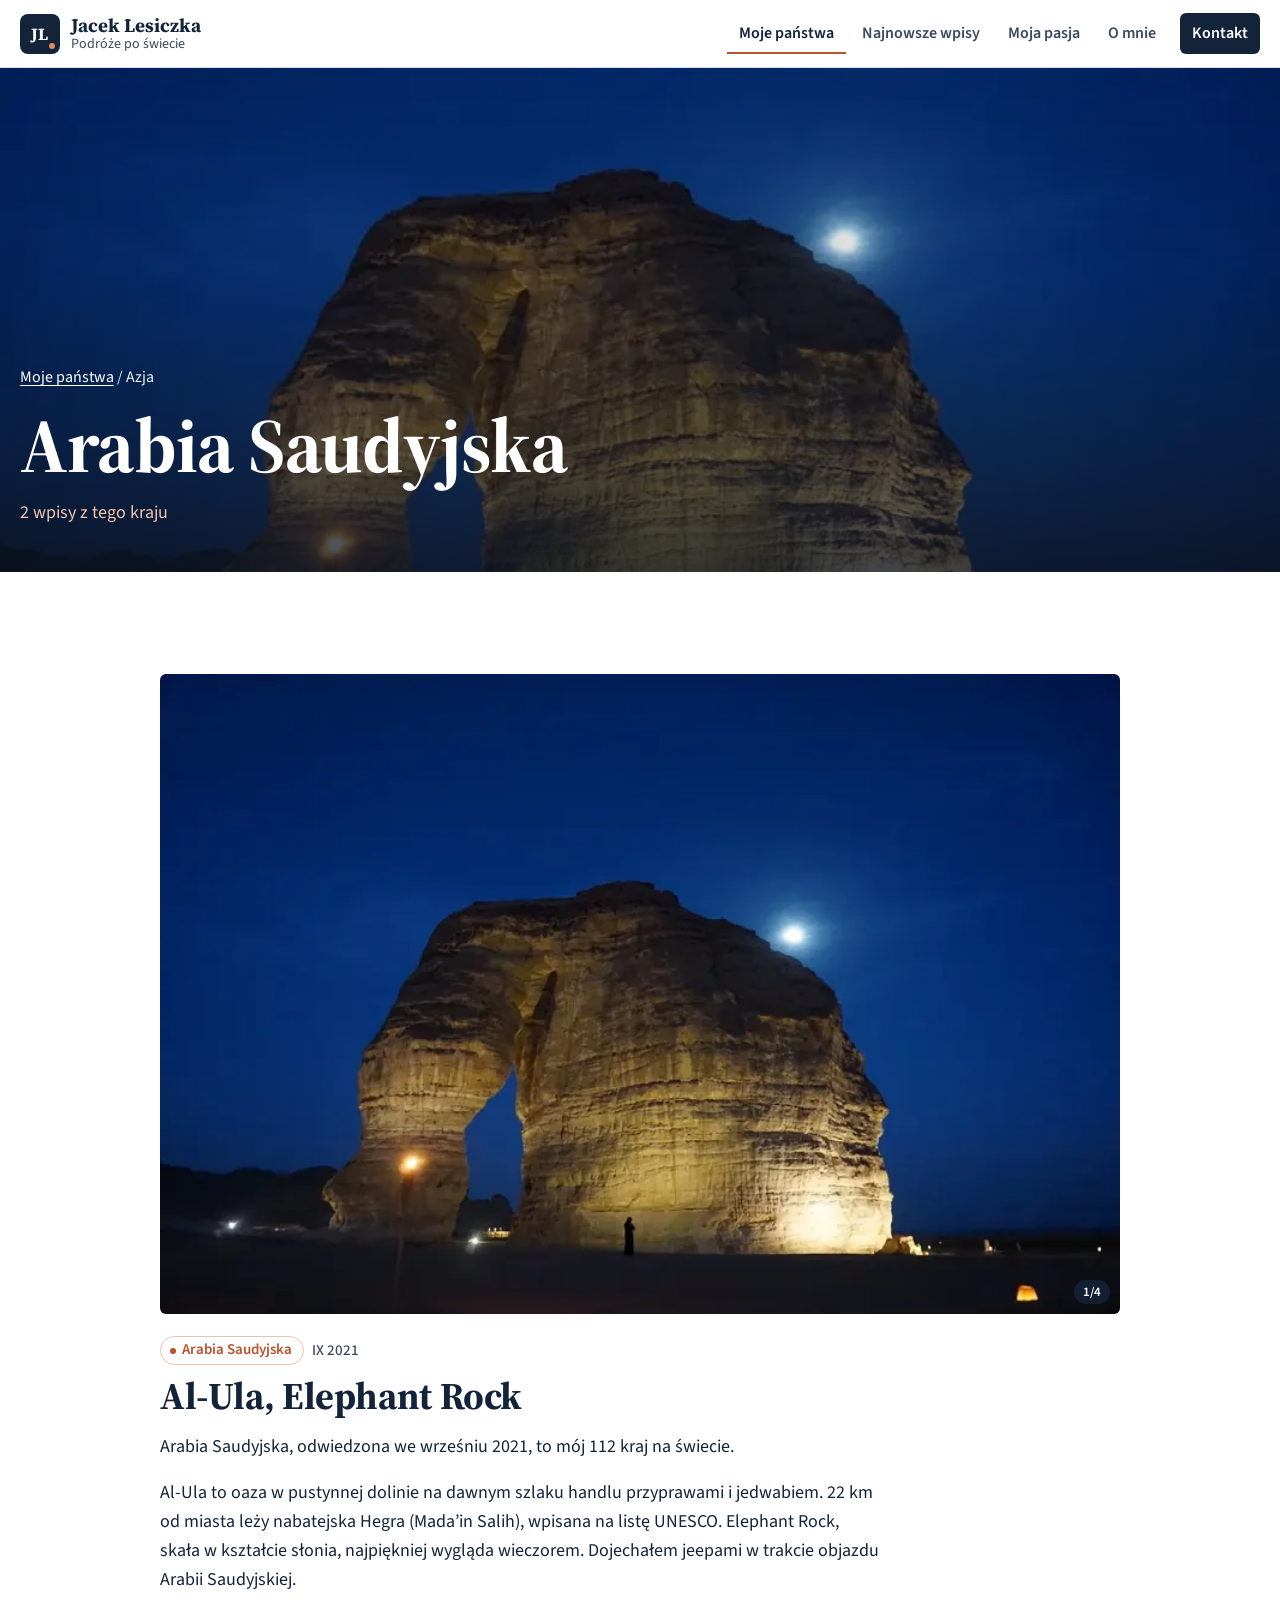
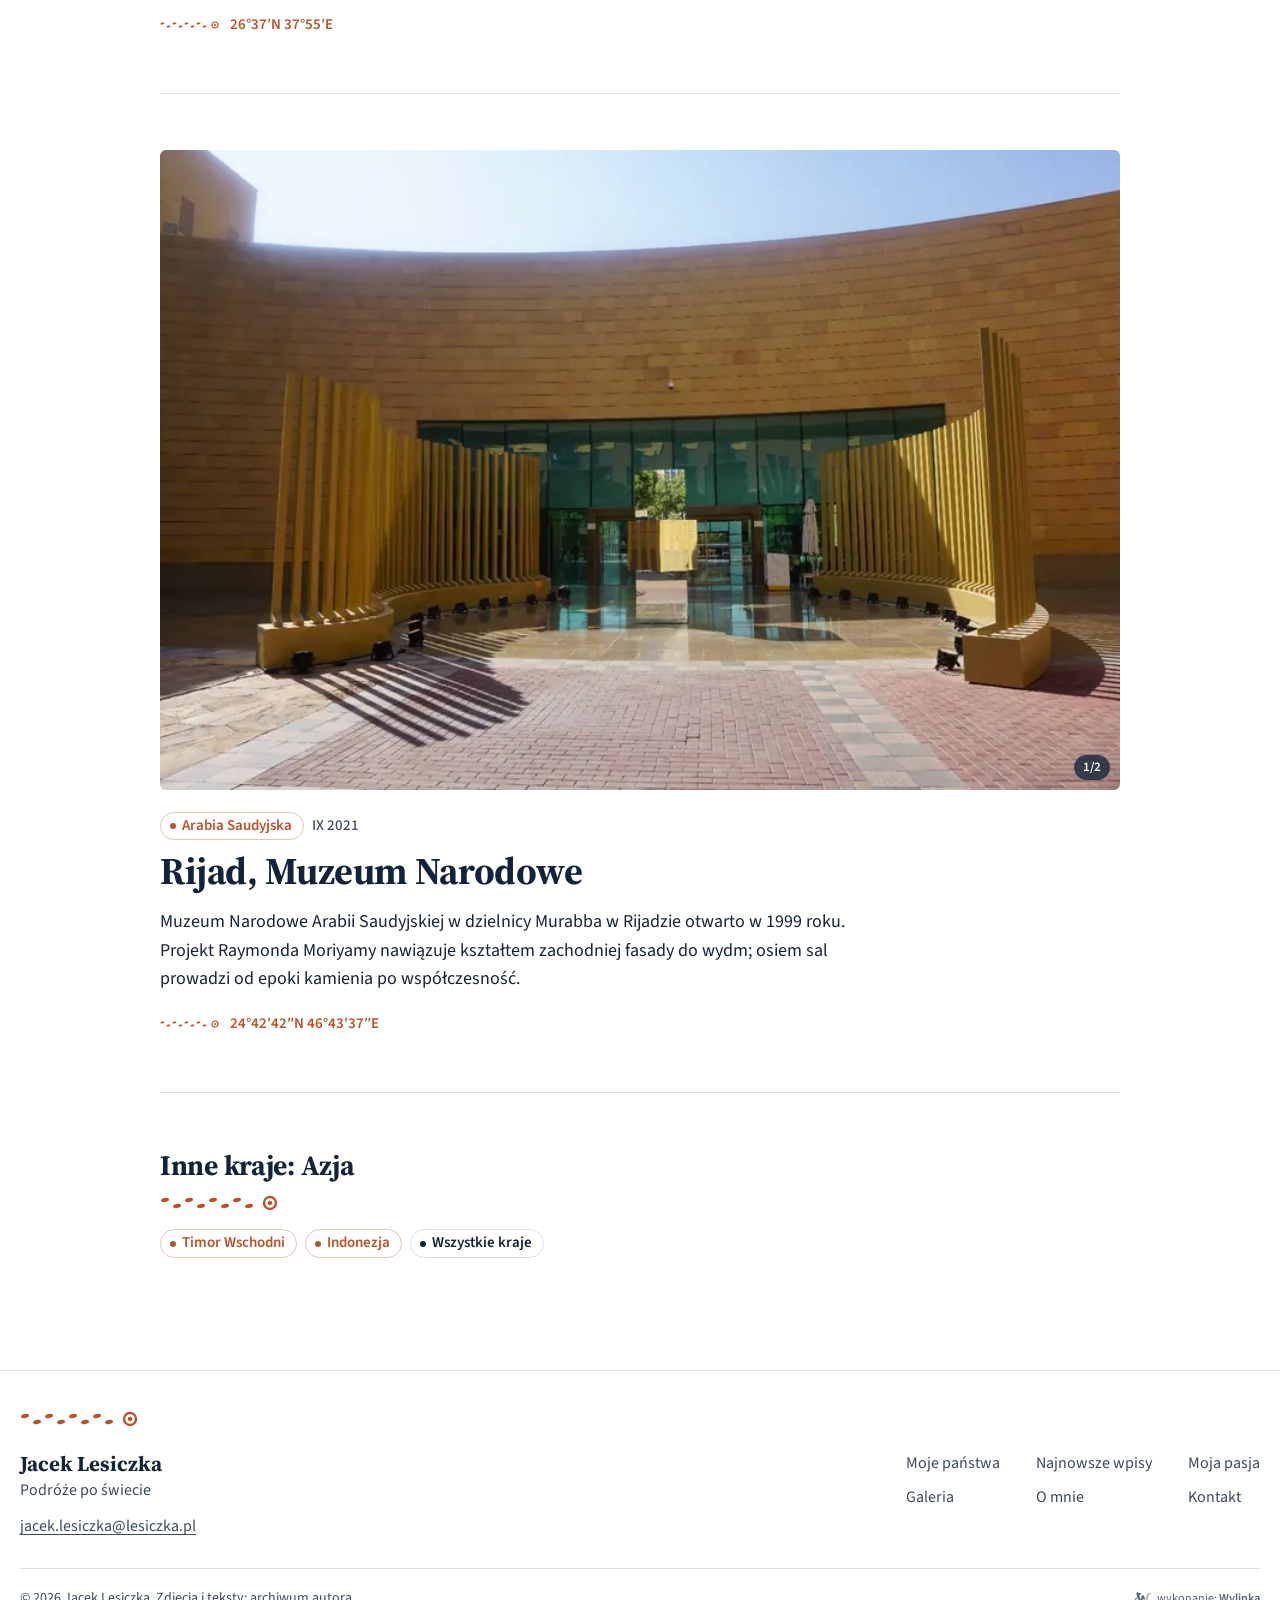
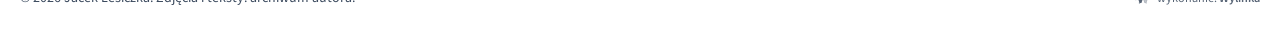
<file: kraj/arabia-saudyjska.html>
<!doctype html>
<html lang="pl">
<head>
<meta charset="utf-8">
<meta name="viewport" content="width=device-width,initial-scale=1,viewport-fit=cover">
<meta name="robots" content="noindex,nofollow">
<title>Arabia Saudyjska - podróże Jacka Lesiczki</title>
<meta name="description" content="Arabia Saudyjska: zdjęcia i zapiski Jacka Lesiczki z podróży (2 wpisy).">
<meta name="theme-color" content="#ffffff">
<link rel="icon" href="data:image/svg+xml,%3Csvg xmlns='http://www.w3.org/2000/svg' viewBox='0 0 64 64'%3E%3Crect width='64' height='64' rx='12' fill='%2313243A'/%3E%3Ctext x='30' y='42' font-family='Georgia,serif' font-weight='700' font-size='27' fill='%23ffffff' text-anchor='middle'%3EJL%3C/text%3E%3Ccircle cx='51' cy='50' r='4' fill='%23E07A4F'/%3E%3C/svg%3E">
<link rel="preconnect" href="https://fonts.googleapis.com">
<link rel="preconnect" href="https://fonts.gstatic.com" crossorigin>
<link href="https://fonts.googleapis.com/css2?family=Source+Sans+3:wght@400;500;600;700&family=Source+Serif+4:opsz,wght@8..60,600;8..60,700&display=swap" rel="stylesheet">
<link rel="stylesheet" href="../style.css">
<style>
.wylinka-badge{display:inline-flex;align-items:center;gap:.4em;color:inherit;text-decoration:none;font-size:.875em;line-height:1;opacity:.85}
.wylinka-badge:hover,.wylinka-badge:focus-visible{opacity:1}
.wylinka-badge:focus-visible{outline:2px solid currentColor;outline-offset:3px;border-radius:2px}
.wylinka-badge svg{width:18px;height:18px;flex:none;overflow:visible}
.wylinka-badge b{font-weight:600}
.wylinka-badge .wy-old{opacity:.45;transform-origin:40px 30px;transition:transform .32s cubic-bezier(.3,.7,.4,1),opacity .32s ease-out}
.wylinka-badge .wy-pod{opacity:0;transition:opacity .2s ease-out .08s}
.wylinka-badge:hover .wy-old,.wylinka-badge:focus-visible .wy-old{transform:translate(9px,7px) rotate(9deg);opacity:0}
.wylinka-badge:hover .wy-pod,.wylinka-badge:focus-visible .wy-pod{opacity:1}
@media (prefers-reduced-motion:reduce){.wylinka-badge .wy-old,.wylinka-badge .wy-pod{transition:none}.wylinka-badge:hover .wy-old,.wylinka-badge:focus-visible .wy-old{transform:none;opacity:.45}.wylinka-badge:hover .wy-pod,.wylinka-badge:focus-visible .wy-pod{opacity:0}}
</style>
</head>
<body>
<svg width="0" height="0" style="position:absolute" aria-hidden="true"><defs>
<symbol id="i-mail" viewBox="0 0 24 24"><rect x="3" y="5" width="18" height="14" rx="2" fill="none" stroke="currentColor" stroke-width="2"/><path d="M4 7l8 6 8-6" fill="none" stroke="currentColor" stroke-width="2"/></symbol>
<symbol id="i-strz" viewBox="0 0 24 24"><path d="M5 12h13M13 6l6 6-6 6" fill="none" stroke="currentColor" stroke-width="2.2" stroke-linecap="round" stroke-linejoin="round"/></symbol>
<symbol id="i-lewo" viewBox="0 0 24 24"><path d="M15 5l-7 7 7 7" fill="none" stroke="currentColor" stroke-width="2.4" stroke-linecap="round" stroke-linejoin="round"/></symbol>
<symbol id="i-prawo" viewBox="0 0 24 24"><path d="M9 5l7 7-7 7" fill="none" stroke="currentColor" stroke-width="2.4" stroke-linecap="round" stroke-linejoin="round"/></symbol>
<symbol id="slad" viewBox="0 0 120 16"><g fill="currentColor"><ellipse cx="5" cy="5" rx="4" ry="2" transform="rotate(-12 5 5)"/><ellipse cx="17" cy="11" rx="4" ry="2" transform="rotate(-12 17 11)"/><ellipse cx="29" cy="5" rx="4" ry="2" transform="rotate(-12 29 5)"/><ellipse cx="41" cy="11" rx="4" ry="2" transform="rotate(-12 41 11)"/><ellipse cx="53" cy="5" rx="4" ry="2" transform="rotate(-12 53 5)"/><ellipse cx="65" cy="11" rx="4" ry="2" transform="rotate(-12 65 11)"/><ellipse cx="77" cy="5" rx="4" ry="2" transform="rotate(-12 77 5)"/><ellipse cx="89" cy="11" rx="4" ry="2" transform="rotate(-12 89 11)"/></g><circle cx="110" cy="8" r="6" fill="none" stroke="currentColor" stroke-width="2.4"/><circle cx="110" cy="8" r="2.2" fill="currentColor"/></symbol>
</defs></svg>
<a class="skip" href="#tresc">Przejdź do treści</a><header class="top" id="top">
  <div class="wrap top-in">
    <a class="logo" href="../index.html" aria-label="Jacek Lesiczka, strona główna">
      <span class="logo-znak" aria-hidden="true">JL</span>
      <span class="logo-txt"><b>Jacek Lesiczka</b><small>Podróże po świecie</small></span>
    </a>
    <nav class="menu" id="menu" aria-label="Menu główne">
      <a href="../index.html#panstwa" aria-current="page">Moje państwa</a>
      <a href="../index.html#najnowsze">Najnowsze wpisy</a>
      <a href="../index.html#pasja">Moja pasja</a>
      <a href="../index.html#o-mnie">O mnie</a>
      <a class="menu-kontakt" href="../index.html#kontakt">Kontakt</a>
    </nav>
    <button class="burger" id="burger" aria-label="Menu" aria-expanded="false" aria-controls="menu"><span></span><span></span><span></span></button>
  </div>
</header>
<main id="tresc">
<section class="kraj-gora">
  <img src="../img/alula-73-800.webp" alt="" width="800" height="533">
  <div class="wrap kraj-gora-in">
    <p class="okruchy"><a href="../index.html#panstwa">Moje państwa</a> / Azja</p>
    <h1>Arabia Saudyjska</h1>
    <p class="kraj-meta">2 wpisy z tego kraju</p>
  </div>
</section>
<section class="sek">
  <div class="wrap wrap-waski">
    <article class="wpis-pelny" id="alula">
  <div class="karuzela" data-kar tabindex="0" aria-label="Zdjęcia: Al-Ula, Elephant Rock"><div class="tor"><img src="../img/alula-73-800.webp" alt="Podświetlona Elephant Rock nocą, Al-Ula, Elephant Rock" width="800" height="533" loading="lazy"><img src="../img/alula-72-800.webp" alt="Elephant Rock za dnia, Al-Ula, Elephant Rock" width="800" height="533" loading="lazy"><img src="../img/alula-76-800.webp" alt="Elephant Rock wieczorem w świetle lamp, Al-Ula, Elephant Rock" width="800" height="533" loading="lazy"><img src="../img/alula-66-800.webp" alt="Pustynna dolina w Al-Ula, Al-Ula, Elephant Rock" width="800" height="533" loading="lazy"></div><button class="kar-btn l" data-k="-1" aria-label="Poprzednie zdjęcie"><svg><use href="#i-lewo"/></svg></button><button class="kar-btn p" data-k="1" aria-label="Następne zdjęcie"><svg><use href="#i-prawo"/></svg></button><span class="licznik" aria-hidden="true">1/4</span></div>
  <div class="wpis-pelny-txt">
    <p class="tagi"><a class="tag" href="arabia-saudyjska.html">Arabia Saudyjska</a><span class="data">IX 2021</span></p>
    <h2>Al-Ula, Elephant Rock</h2>
    <p>Arabia Saudyjska, odwiedzona we wrześniu 2021, to mój 112 kraj na świecie.</p><p>Al-Ula to oaza w pustynnej dolinie na dawnym szlaku handlu przyprawami i jedwabiem. 22 km od miasta leży nabatejska Hegra (Mada’in Salih), wpisana na listę UNESCO. Elephant Rock, skała w kształcie słonia, najpiękniej wygląda wieczorem. Dojechałem jeepami w trakcie objazdu Arabii Saudyjskiej.</p><p class="wspol"><svg class="slad-ik" aria-hidden="true"><use href="#slad"/></svg>26°37′N 37°55′E</p>
  </div>
</article><article class="wpis-pelny" id="rijad">
  <div class="karuzela" data-kar tabindex="0" aria-label="Zdjęcia: Rijad, Muzeum Narodowe"><div class="tor"><img src="../img/rijad-1-800.webp" alt="Wejście do Muzeum Narodowego w Rijadzie, Rijad, Muzeum Narodowe" width="800" height="533" loading="lazy"><img src="../img/rijad-43-800.webp" alt="Fasada muzeum z pionowymi lamelami, Rijad, Muzeum Narodowe" width="800" height="533" loading="lazy"></div><button class="kar-btn l" data-k="-1" aria-label="Poprzednie zdjęcie"><svg><use href="#i-lewo"/></svg></button><button class="kar-btn p" data-k="1" aria-label="Następne zdjęcie"><svg><use href="#i-prawo"/></svg></button><span class="licznik" aria-hidden="true">1/2</span></div>
  <div class="wpis-pelny-txt">
    <p class="tagi"><a class="tag" href="arabia-saudyjska.html">Arabia Saudyjska</a><span class="data">IX 2021</span></p>
    <h2>Rijad, Muzeum Narodowe</h2>
    <p>Muzeum Narodowe Arabii Saudyjskiej w dzielnicy Murabba w Rijadzie otwarto w 1999 roku. Projekt Raymonda Moriyamy nawiązuje kształtem zachodniej fasady do wydm; osiem sal prowadzi od epoki kamienia po współczesność.</p><p class="wspol"><svg class="slad-ik" aria-hidden="true"><use href="#slad"/></svg>24°42′42″N 46°43′37″E</p>
  </div>
</article>
    <div class="inne">
      <h2>Inne kraje: Azja</h2>
      <svg class="slad" aria-hidden="true"><use href="#slad"/></svg>
      <p class="tagi"><a class="tag" href="timor-wschodni.html">Timor Wschodni</a><a class="tag" href="indonezja.html">Indonezja</a><a class="tag tag-wszystkie" href="../index.html#panstwa">Wszystkie kraje</a></p>
    </div>
  </div>
</section>
</main>
<footer class="stopka">
  <div class="wrap">
    <svg class="slad stopka-slad" aria-hidden="true"><use href="#slad"/></svg>
    <div class="stopka-siatka">
      <div class="stopka-marka"><b>Jacek Lesiczka</b><span>Podróże po świecie</span><a href="mailto:jacek.lesiczka@lesiczka.pl">jacek.lesiczka@lesiczka.pl</a></div>
      <nav class="stopka-nav" aria-label="Stopka">
        <a href="../index.html#panstwa">Moje państwa</a><a href="../index.html#najnowsze">Najnowsze wpisy</a><a href="../index.html#pasja">Moja pasja</a>
        <a href="../index.html#galeria">Galeria</a><a href="../index.html#o-mnie">O mnie</a><a href="../index.html#kontakt">Kontakt</a>
      </nav>
    </div>
    <div class="stopka-dol">
      <span>© <span id="rok">2026</span> Jacek Lesiczka. Zdjęcia i teksty: archiwum autora.</span>
      <a class="wylinka-badge" href="https://wylinka.pl/?utm_source=lesiczka.pl&amp;utm_medium=stopka&amp;utm_campaign=wykonanie" rel="noopener" title="Strona wykonana przez Wylinka"><svg viewBox="0 0 64 64" aria-hidden="true" focusable="false" fill="currentColor"><path d="M9.8 22.8l-1.2-7.9 2.2-3.7 15.5 4.6-.5 1.5-7.2 5.5 4.7 15.6 5-15.6 7 0 4.1 12.7-4.2-.9-2.6 1.8-.8-2.2-5.3 15.6-4.3 0 .4 .2-2.1 2.8-1.3-1.1 1.1-1.4-3.1 .2-.1-1.7 2.2-.1-5.7-16.5-4.8 .6-.8 3.1 0 .5-.3 .5 .8 2.2-1.6 .5-.4-1.3-.8 1.6-1.5-.8 .8-1.6-1.4 .6-.6-1.6 2.3-.8 .2-.4 1.3-4.8 5.9-.8-2.4-6.9zM15.2 13.7l-.1-.4-.4 .8-.1 .8 .1 1 .1 .4 .3 .7 .3-.9 .1-.7 0-.8z"/><path class="wy-pod" d="M37.1 49.8l-4.5-13.3 2.6-1.8 4.2 .9 .9 2.8 3-9.7 0-.5 .1-.8 3.2-8.4 .5-1 .6-1 .9-1.1 1.3-1 1.1-.7 1.4-.5 1.4-.3 .7 0 .9 0 1.2 .3 1.4 .6 .8 .5 .7 .7 .6 .7 .5 .9 .3 .9 .1 .9 0 .8-.2 .9-.5 .9-.5 .6-.7 .5-.7 .3-.1-.1 0-.1 .5-.5 .3-.7 .2-.5 0-.6-.1-.6-.3-.7-.4-.5-.4-.4-.5-.3-.6-.3-.7 0-.7 .1-.6 .1-.5 .4-.5 .5-.3 .5-.2 .7-.1 1.5-1.4 5.1-.8 3.3-.3 .7-.5 .7-6 17.5 1.9 .1-.1 1.7-3.1-.2 1.1 1.4-1.3 1.1-2.1-2.8 .4-.2z"/><path class="wy-old" d="M40.8 50l.4-.2-4.1 0-4.2-12.5 2.5-1.7 4.3 .9 .6 1.9 .6-1.6 0-.3 2.4-7.8 0-.5 .1-.8 3.2-8.4 .4-.8 .6-.9 .9-1.2 .9-.9 1.3-.8 1.4-.6 1.2-.3 1.4-.1 1.3 .1 .6 .2 .8 .3 1.1 .6 .9 .7 .7 .9 .5 .9 .3 .9 .1 1.1-.1 .9-.3 .9-.4 .7-.6 .7-.6 .4-.6 .2-.1-.1 0-.1 .5-.5 .3-.7 .2-.5 0-.5-.1-.6-.2-.6-.3-.5-.4-.5-.5-.3-.6-.3-.7-.1-.6 0-.6 .1-.6 .3-.6 .5-.3 .4-.2 .5-.1 .5-.1 1.5-1.4 5.1-.8 3.3-.3 .7-.5 .7-6 17.5 1.9 .1-.1 1.7-3.1-.2 1.1 1.4-1.3 1.1zM49.6 17.1l.6 1.7-1.5 1.9 .4 .4 1.8-2.1-.7-2.1zM48.1 28.3l.5 1.8-1.7 1.8 .4 .4 1.9-2-.6-2.2zM37.9 41.7l1.7-1.5-.4-.4-1.7 1.4zM42.6 38.7l-1.5 2.8 1.1 2-1.3 2.6 .5 .2 1.5-2.8-1.1-2 1.4-2.5z"/></svg><span>wykonanie: <b>Wylinka</b></span></a>
    </div>
  </div>
</footer>
<script src="../app.js" defer></script>
</body>
</html>
</file>
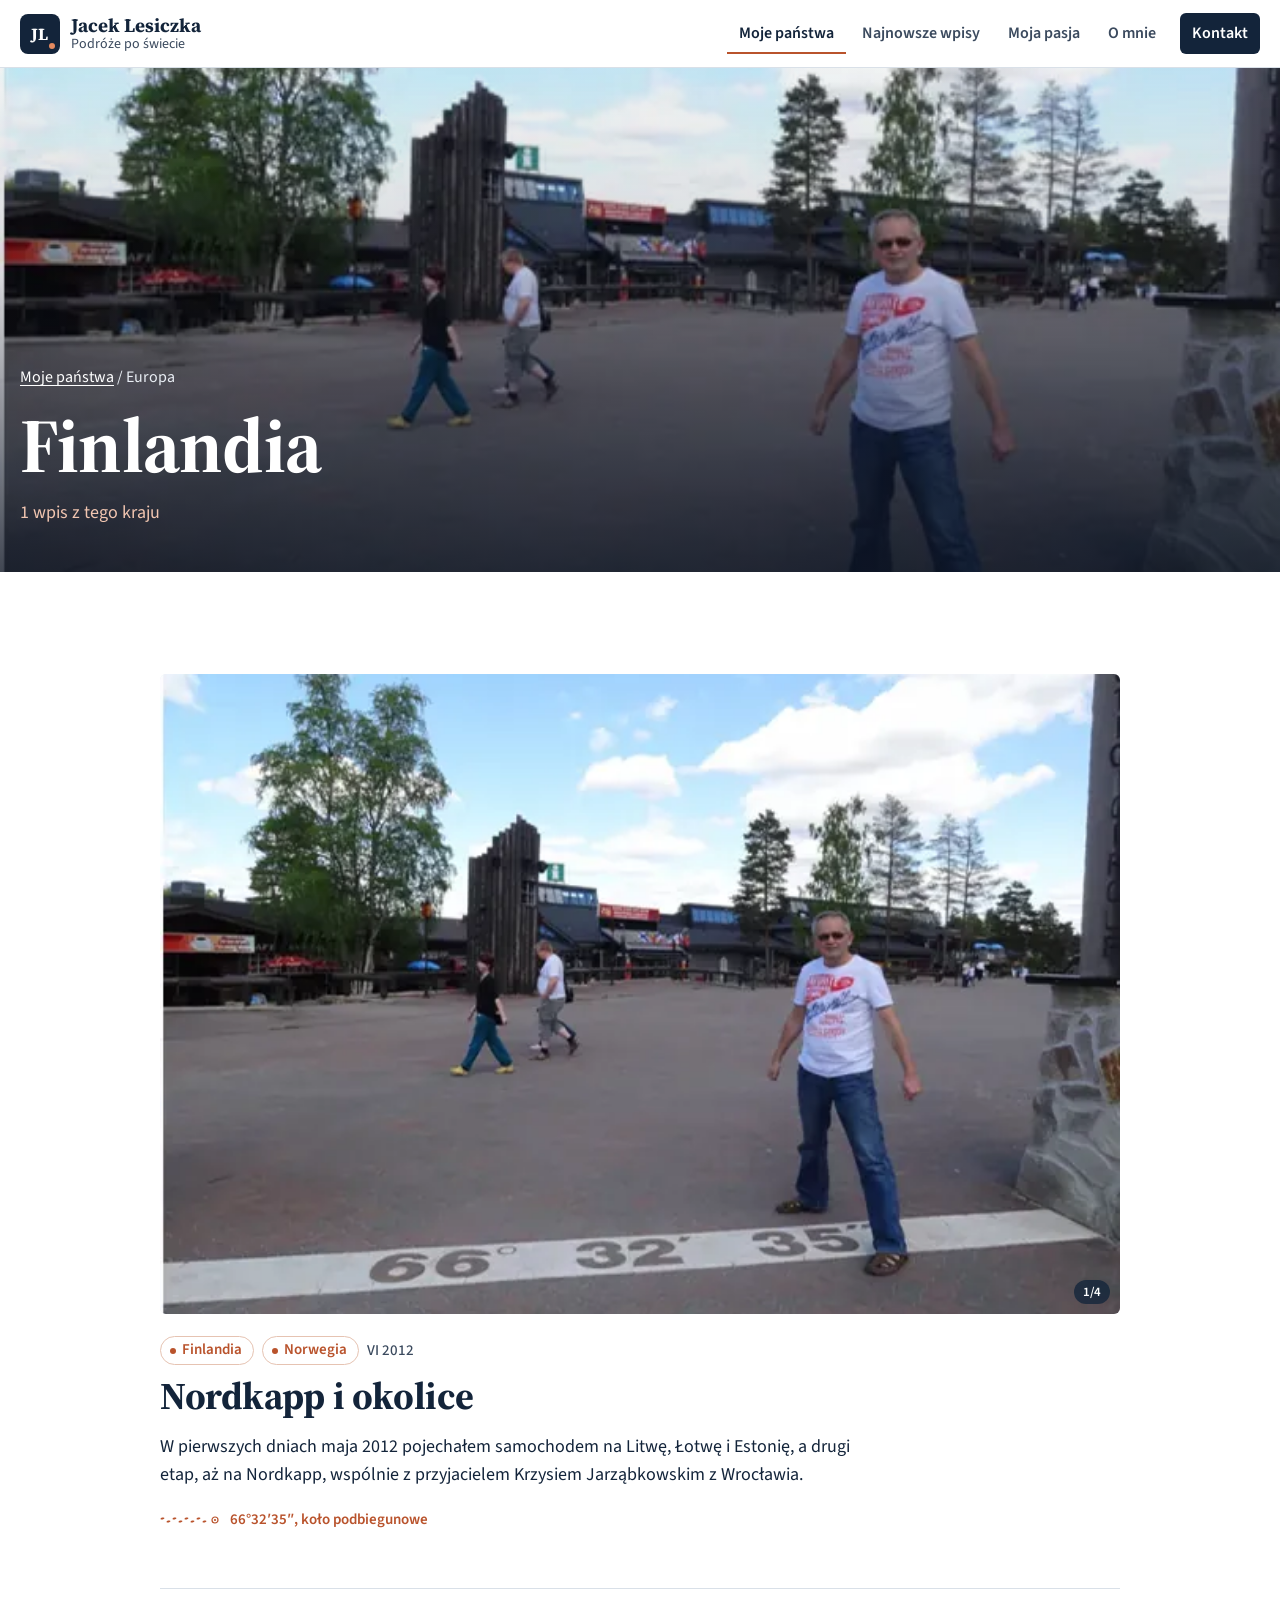
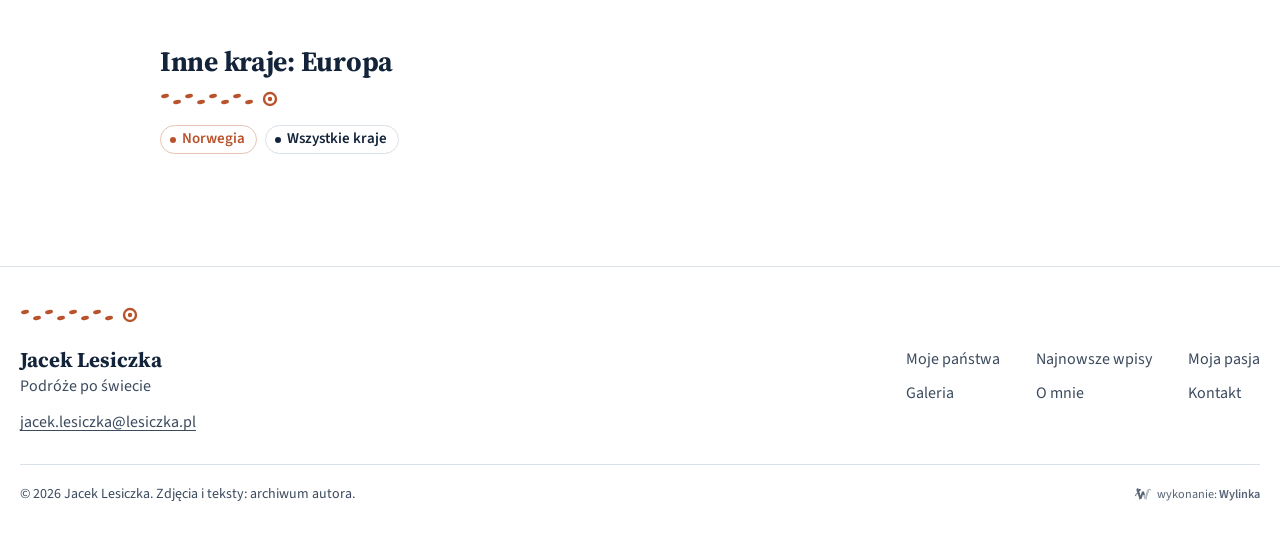
<file: kraj/finlandia.html>
<!doctype html>
<html lang="pl">
<head>
<meta charset="utf-8">
<meta name="viewport" content="width=device-width,initial-scale=1,viewport-fit=cover">
<meta name="robots" content="noindex,nofollow">
<title>Finlandia - podróże Jacka Lesiczki</title>
<meta name="description" content="Finlandia: zdjęcia i zapiski Jacka Lesiczki z podróży (1 wpis).">
<meta name="theme-color" content="#ffffff">
<link rel="icon" href="data:image/svg+xml,%3Csvg xmlns='http://www.w3.org/2000/svg' viewBox='0 0 64 64'%3E%3Crect width='64' height='64' rx='12' fill='%2313243A'/%3E%3Ctext x='30' y='42' font-family='Georgia,serif' font-weight='700' font-size='27' fill='%23ffffff' text-anchor='middle'%3EJL%3C/text%3E%3Ccircle cx='51' cy='50' r='4' fill='%23E07A4F'/%3E%3C/svg%3E">
<link rel="preconnect" href="https://fonts.googleapis.com">
<link rel="preconnect" href="https://fonts.gstatic.com" crossorigin>
<link href="https://fonts.googleapis.com/css2?family=Source+Sans+3:wght@400;500;600;700&family=Source+Serif+4:opsz,wght@8..60,600;8..60,700&display=swap" rel="stylesheet">
<link rel="stylesheet" href="../style.css">
<style>
.wylinka-badge{display:inline-flex;align-items:center;gap:.4em;color:inherit;text-decoration:none;font-size:.875em;line-height:1;opacity:.85}
.wylinka-badge:hover,.wylinka-badge:focus-visible{opacity:1}
.wylinka-badge:focus-visible{outline:2px solid currentColor;outline-offset:3px;border-radius:2px}
.wylinka-badge svg{width:18px;height:18px;flex:none;overflow:visible}
.wylinka-badge b{font-weight:600}
.wylinka-badge .wy-old{opacity:.45;transform-origin:40px 30px;transition:transform .32s cubic-bezier(.3,.7,.4,1),opacity .32s ease-out}
.wylinka-badge .wy-pod{opacity:0;transition:opacity .2s ease-out .08s}
.wylinka-badge:hover .wy-old,.wylinka-badge:focus-visible .wy-old{transform:translate(9px,7px) rotate(9deg);opacity:0}
.wylinka-badge:hover .wy-pod,.wylinka-badge:focus-visible .wy-pod{opacity:1}
@media (prefers-reduced-motion:reduce){.wylinka-badge .wy-old,.wylinka-badge .wy-pod{transition:none}.wylinka-badge:hover .wy-old,.wylinka-badge:focus-visible .wy-old{transform:none;opacity:.45}.wylinka-badge:hover .wy-pod,.wylinka-badge:focus-visible .wy-pod{opacity:0}}
</style>
</head>
<body>
<svg width="0" height="0" style="position:absolute" aria-hidden="true"><defs>
<symbol id="i-mail" viewBox="0 0 24 24"><rect x="3" y="5" width="18" height="14" rx="2" fill="none" stroke="currentColor" stroke-width="2"/><path d="M4 7l8 6 8-6" fill="none" stroke="currentColor" stroke-width="2"/></symbol>
<symbol id="i-strz" viewBox="0 0 24 24"><path d="M5 12h13M13 6l6 6-6 6" fill="none" stroke="currentColor" stroke-width="2.2" stroke-linecap="round" stroke-linejoin="round"/></symbol>
<symbol id="i-lewo" viewBox="0 0 24 24"><path d="M15 5l-7 7 7 7" fill="none" stroke="currentColor" stroke-width="2.4" stroke-linecap="round" stroke-linejoin="round"/></symbol>
<symbol id="i-prawo" viewBox="0 0 24 24"><path d="M9 5l7 7-7 7" fill="none" stroke="currentColor" stroke-width="2.4" stroke-linecap="round" stroke-linejoin="round"/></symbol>
<symbol id="slad" viewBox="0 0 120 16"><g fill="currentColor"><ellipse cx="5" cy="5" rx="4" ry="2" transform="rotate(-12 5 5)"/><ellipse cx="17" cy="11" rx="4" ry="2" transform="rotate(-12 17 11)"/><ellipse cx="29" cy="5" rx="4" ry="2" transform="rotate(-12 29 5)"/><ellipse cx="41" cy="11" rx="4" ry="2" transform="rotate(-12 41 11)"/><ellipse cx="53" cy="5" rx="4" ry="2" transform="rotate(-12 53 5)"/><ellipse cx="65" cy="11" rx="4" ry="2" transform="rotate(-12 65 11)"/><ellipse cx="77" cy="5" rx="4" ry="2" transform="rotate(-12 77 5)"/><ellipse cx="89" cy="11" rx="4" ry="2" transform="rotate(-12 89 11)"/></g><circle cx="110" cy="8" r="6" fill="none" stroke="currentColor" stroke-width="2.4"/><circle cx="110" cy="8" r="2.2" fill="currentColor"/></symbol>
</defs></svg>
<a class="skip" href="#tresc">Przejdź do treści</a><header class="top" id="top">
  <div class="wrap top-in">
    <a class="logo" href="../index.html" aria-label="Jacek Lesiczka, strona główna">
      <span class="logo-znak" aria-hidden="true">JL</span>
      <span class="logo-txt"><b>Jacek Lesiczka</b><small>Podróże po świecie</small></span>
    </a>
    <nav class="menu" id="menu" aria-label="Menu główne">
      <a href="../index.html#panstwa" aria-current="page">Moje państwa</a>
      <a href="../index.html#najnowsze">Najnowsze wpisy</a>
      <a href="../index.html#pasja">Moja pasja</a>
      <a href="../index.html#o-mnie">O mnie</a>
      <a class="menu-kontakt" href="../index.html#kontakt">Kontakt</a>
    </nav>
    <button class="burger" id="burger" aria-label="Menu" aria-expanded="false" aria-controls="menu"><span></span><span></span><span></span></button>
  </div>
</header>
<main id="tresc">
<section class="kraj-gora">
  <img src="../img/nordkapp-4-800.webp" alt="" width="609" height="458">
  <div class="wrap kraj-gora-in">
    <p class="okruchy"><a href="../index.html#panstwa">Moje państwa</a> / Europa</p>
    <h1>Finlandia</h1>
    <p class="kraj-meta">1 wpis z tego kraju</p>
  </div>
</section>
<section class="sek">
  <div class="wrap wrap-waski">
    <article class="wpis-pelny" id="nordkapp">
  <div class="karuzela" data-kar tabindex="0" aria-label="Zdjęcia: Nordkapp i okolice"><div class="tor"><img src="../img/nordkapp-4-800.webp" alt="Linia koła podbiegunowego z liczbami 66 32 35 na placu, Nordkapp i okolice" width="609" height="458" loading="lazy"><img src="../img/nordkapp-3-800.webp" alt="Jacek Lesiczka nad rzeką na północy Finlandii, Nordkapp i okolice" width="609" height="458" loading="lazy"><img src="../img/nordkapp-2-800.webp" alt="Zachód słońca nad zatoką, Nordkapp i okolice" width="609" height="458" loading="lazy"><img src="../img/nordkapp-1-800.webp" alt="Tablica kempingu Nallikari w Oulu, Nordkapp i okolice" width="609" height="458" loading="lazy"></div><button class="kar-btn l" data-k="-1" aria-label="Poprzednie zdjęcie"><svg><use href="#i-lewo"/></svg></button><button class="kar-btn p" data-k="1" aria-label="Następne zdjęcie"><svg><use href="#i-prawo"/></svg></button><span class="licznik" aria-hidden="true">1/4</span></div>
  <div class="wpis-pelny-txt">
    <p class="tagi"><a class="tag" href="finlandia.html">Finlandia</a><a class="tag" href="norwegia.html">Norwegia</a><span class="data">VI 2012</span></p>
    <h2>Nordkapp i okolice</h2>
    <p>W pierwszych dniach maja 2012 pojechałem samochodem na Litwę, Łotwę i Estonię, a drugi etap, aż na Nordkapp, wspólnie z przyjacielem Krzysiem Jarząbkowskim z Wrocławia.</p><p class="wspol"><svg class="slad-ik" aria-hidden="true"><use href="#slad"/></svg>66°32′35″, koło podbiegunowe</p>
  </div>
</article>
    <div class="inne">
      <h2>Inne kraje: Europa</h2>
      <svg class="slad" aria-hidden="true"><use href="#slad"/></svg>
      <p class="tagi"><a class="tag" href="norwegia.html">Norwegia</a><a class="tag tag-wszystkie" href="../index.html#panstwa">Wszystkie kraje</a></p>
    </div>
  </div>
</section>
</main>
<footer class="stopka">
  <div class="wrap">
    <svg class="slad stopka-slad" aria-hidden="true"><use href="#slad"/></svg>
    <div class="stopka-siatka">
      <div class="stopka-marka"><b>Jacek Lesiczka</b><span>Podróże po świecie</span><a href="mailto:jacek.lesiczka@lesiczka.pl">jacek.lesiczka@lesiczka.pl</a></div>
      <nav class="stopka-nav" aria-label="Stopka">
        <a href="../index.html#panstwa">Moje państwa</a><a href="../index.html#najnowsze">Najnowsze wpisy</a><a href="../index.html#pasja">Moja pasja</a>
        <a href="../index.html#galeria">Galeria</a><a href="../index.html#o-mnie">O mnie</a><a href="../index.html#kontakt">Kontakt</a>
      </nav>
    </div>
    <div class="stopka-dol">
      <span>© <span id="rok">2026</span> Jacek Lesiczka. Zdjęcia i teksty: archiwum autora.</span>
      <a class="wylinka-badge" href="https://wylinka.pl/?utm_source=lesiczka.pl&amp;utm_medium=stopka&amp;utm_campaign=wykonanie" rel="noopener" title="Strona wykonana przez Wylinka"><svg viewBox="0 0 64 64" aria-hidden="true" focusable="false" fill="currentColor"><path d="M9.8 22.8l-1.2-7.9 2.2-3.7 15.5 4.6-.5 1.5-7.2 5.5 4.7 15.6 5-15.6 7 0 4.1 12.7-4.2-.9-2.6 1.8-.8-2.2-5.3 15.6-4.3 0 .4 .2-2.1 2.8-1.3-1.1 1.1-1.4-3.1 .2-.1-1.7 2.2-.1-5.7-16.5-4.8 .6-.8 3.1 0 .5-.3 .5 .8 2.2-1.6 .5-.4-1.3-.8 1.6-1.5-.8 .8-1.6-1.4 .6-.6-1.6 2.3-.8 .2-.4 1.3-4.8 5.9-.8-2.4-6.9zM15.2 13.7l-.1-.4-.4 .8-.1 .8 .1 1 .1 .4 .3 .7 .3-.9 .1-.7 0-.8z"/><path class="wy-pod" d="M37.1 49.8l-4.5-13.3 2.6-1.8 4.2 .9 .9 2.8 3-9.7 0-.5 .1-.8 3.2-8.4 .5-1 .6-1 .9-1.1 1.3-1 1.1-.7 1.4-.5 1.4-.3 .7 0 .9 0 1.2 .3 1.4 .6 .8 .5 .7 .7 .6 .7 .5 .9 .3 .9 .1 .9 0 .8-.2 .9-.5 .9-.5 .6-.7 .5-.7 .3-.1-.1 0-.1 .5-.5 .3-.7 .2-.5 0-.6-.1-.6-.3-.7-.4-.5-.4-.4-.5-.3-.6-.3-.7 0-.7 .1-.6 .1-.5 .4-.5 .5-.3 .5-.2 .7-.1 1.5-1.4 5.1-.8 3.3-.3 .7-.5 .7-6 17.5 1.9 .1-.1 1.7-3.1-.2 1.1 1.4-1.3 1.1-2.1-2.8 .4-.2z"/><path class="wy-old" d="M40.8 50l.4-.2-4.1 0-4.2-12.5 2.5-1.7 4.3 .9 .6 1.9 .6-1.6 0-.3 2.4-7.8 0-.5 .1-.8 3.2-8.4 .4-.8 .6-.9 .9-1.2 .9-.9 1.3-.8 1.4-.6 1.2-.3 1.4-.1 1.3 .1 .6 .2 .8 .3 1.1 .6 .9 .7 .7 .9 .5 .9 .3 .9 .1 1.1-.1 .9-.3 .9-.4 .7-.6 .7-.6 .4-.6 .2-.1-.1 0-.1 .5-.5 .3-.7 .2-.5 0-.5-.1-.6-.2-.6-.3-.5-.4-.5-.5-.3-.6-.3-.7-.1-.6 0-.6 .1-.6 .3-.6 .5-.3 .4-.2 .5-.1 .5-.1 1.5-1.4 5.1-.8 3.3-.3 .7-.5 .7-6 17.5 1.9 .1-.1 1.7-3.1-.2 1.1 1.4-1.3 1.1zM49.6 17.1l.6 1.7-1.5 1.9 .4 .4 1.8-2.1-.7-2.1zM48.1 28.3l.5 1.8-1.7 1.8 .4 .4 1.9-2-.6-2.2zM37.9 41.7l1.7-1.5-.4-.4-1.7 1.4zM42.6 38.7l-1.5 2.8 1.1 2-1.3 2.6 .5 .2 1.5-2.8-1.1-2 1.4-2.5z"/></svg><span>wykonanie: <b>Wylinka</b></span></a>
    </div>
  </div>
</footer>
<script src="../app.js" defer></script>
</body>
</html>
</file>
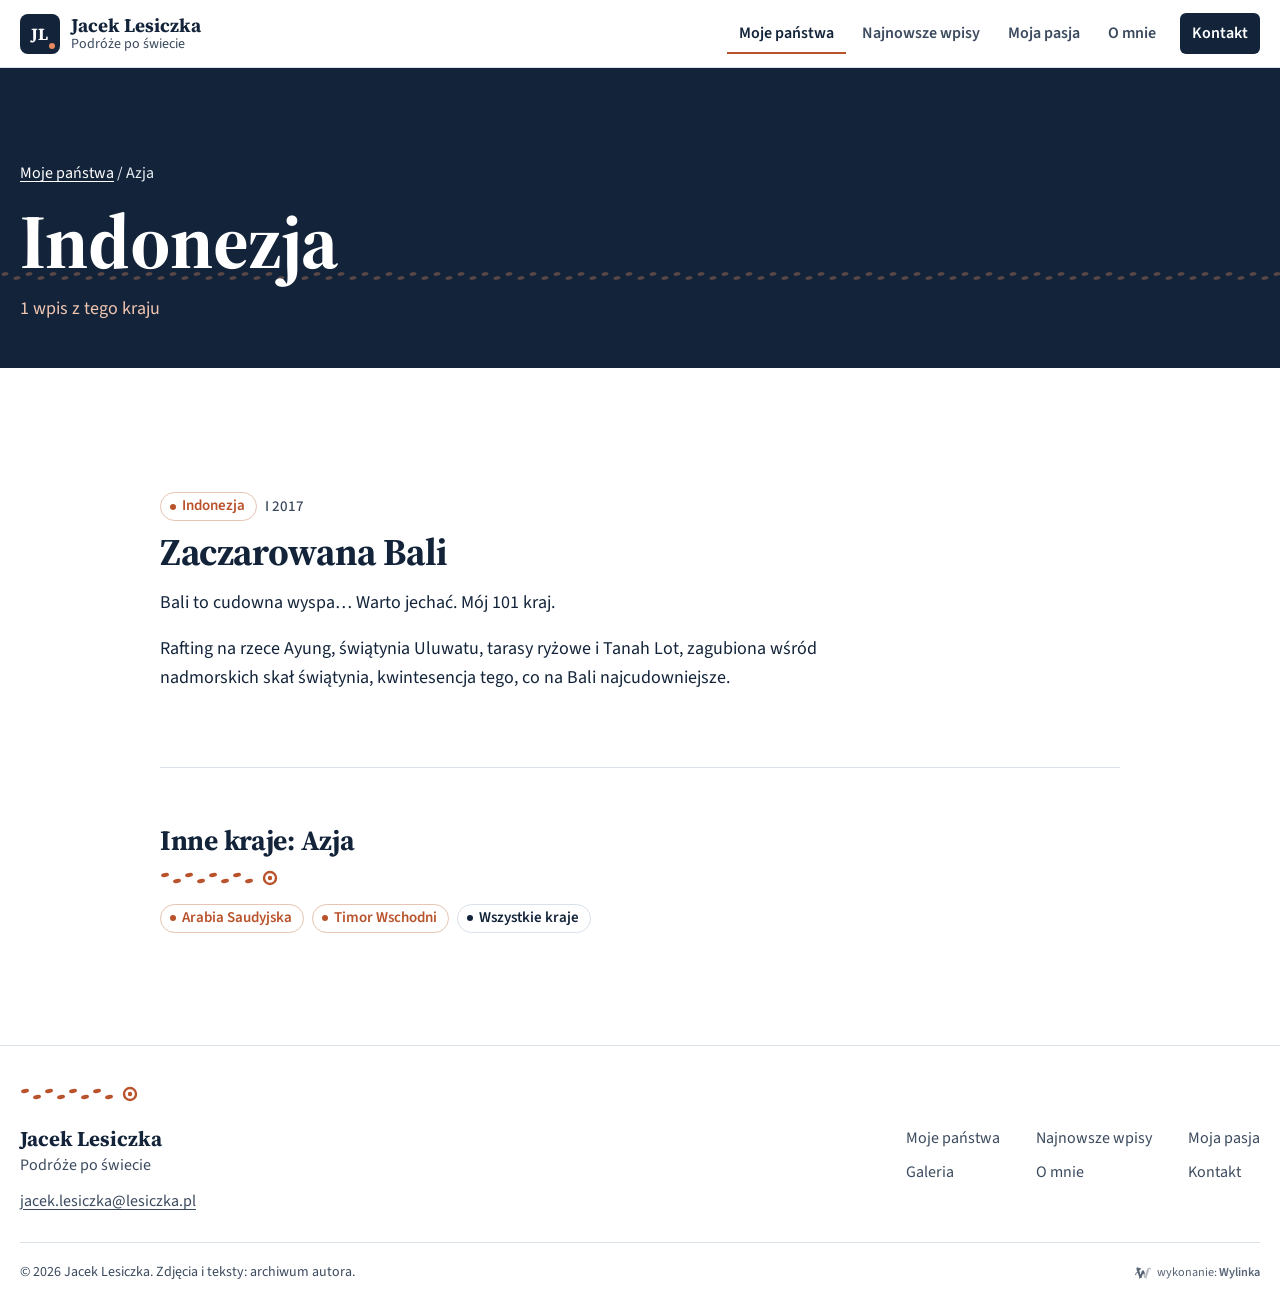
<file: kraj/indonezja.html>
<!doctype html>
<html lang="pl">
<head>
<meta charset="utf-8">
<meta name="viewport" content="width=device-width,initial-scale=1,viewport-fit=cover">
<meta name="robots" content="noindex,nofollow">
<title>Indonezja - podróże Jacka Lesiczki</title>
<meta name="description" content="Indonezja: zdjęcia i zapiski Jacka Lesiczki z podróży (1 wpis).">
<meta name="theme-color" content="#ffffff">
<link rel="icon" href="data:image/svg+xml,%3Csvg xmlns='http://www.w3.org/2000/svg' viewBox='0 0 64 64'%3E%3Crect width='64' height='64' rx='12' fill='%2313243A'/%3E%3Ctext x='30' y='42' font-family='Georgia,serif' font-weight='700' font-size='27' fill='%23ffffff' text-anchor='middle'%3EJL%3C/text%3E%3Ccircle cx='51' cy='50' r='4' fill='%23E07A4F'/%3E%3C/svg%3E">
<link rel="preconnect" href="https://fonts.googleapis.com">
<link rel="preconnect" href="https://fonts.gstatic.com" crossorigin>
<link href="https://fonts.googleapis.com/css2?family=Source+Sans+3:wght@400;500;600;700&family=Source+Serif+4:opsz,wght@8..60,600;8..60,700&display=swap" rel="stylesheet">
<link rel="stylesheet" href="../style.css">
<style>
.wylinka-badge{display:inline-flex;align-items:center;gap:.4em;color:inherit;text-decoration:none;font-size:.875em;line-height:1;opacity:.85}
.wylinka-badge:hover,.wylinka-badge:focus-visible{opacity:1}
.wylinka-badge:focus-visible{outline:2px solid currentColor;outline-offset:3px;border-radius:2px}
.wylinka-badge svg{width:18px;height:18px;flex:none;overflow:visible}
.wylinka-badge b{font-weight:600}
.wylinka-badge .wy-old{opacity:.45;transform-origin:40px 30px;transition:transform .32s cubic-bezier(.3,.7,.4,1),opacity .32s ease-out}
.wylinka-badge .wy-pod{opacity:0;transition:opacity .2s ease-out .08s}
.wylinka-badge:hover .wy-old,.wylinka-badge:focus-visible .wy-old{transform:translate(9px,7px) rotate(9deg);opacity:0}
.wylinka-badge:hover .wy-pod,.wylinka-badge:focus-visible .wy-pod{opacity:1}
@media (prefers-reduced-motion:reduce){.wylinka-badge .wy-old,.wylinka-badge .wy-pod{transition:none}.wylinka-badge:hover .wy-old,.wylinka-badge:focus-visible .wy-old{transform:none;opacity:.45}.wylinka-badge:hover .wy-pod,.wylinka-badge:focus-visible .wy-pod{opacity:0}}
</style>
</head>
<body>
<svg width="0" height="0" style="position:absolute" aria-hidden="true"><defs>
<symbol id="i-mail" viewBox="0 0 24 24"><rect x="3" y="5" width="18" height="14" rx="2" fill="none" stroke="currentColor" stroke-width="2"/><path d="M4 7l8 6 8-6" fill="none" stroke="currentColor" stroke-width="2"/></symbol>
<symbol id="i-strz" viewBox="0 0 24 24"><path d="M5 12h13M13 6l6 6-6 6" fill="none" stroke="currentColor" stroke-width="2.2" stroke-linecap="round" stroke-linejoin="round"/></symbol>
<symbol id="i-lewo" viewBox="0 0 24 24"><path d="M15 5l-7 7 7 7" fill="none" stroke="currentColor" stroke-width="2.4" stroke-linecap="round" stroke-linejoin="round"/></symbol>
<symbol id="i-prawo" viewBox="0 0 24 24"><path d="M9 5l7 7-7 7" fill="none" stroke="currentColor" stroke-width="2.4" stroke-linecap="round" stroke-linejoin="round"/></symbol>
<symbol id="slad" viewBox="0 0 120 16"><g fill="currentColor"><ellipse cx="5" cy="5" rx="4" ry="2" transform="rotate(-12 5 5)"/><ellipse cx="17" cy="11" rx="4" ry="2" transform="rotate(-12 17 11)"/><ellipse cx="29" cy="5" rx="4" ry="2" transform="rotate(-12 29 5)"/><ellipse cx="41" cy="11" rx="4" ry="2" transform="rotate(-12 41 11)"/><ellipse cx="53" cy="5" rx="4" ry="2" transform="rotate(-12 53 5)"/><ellipse cx="65" cy="11" rx="4" ry="2" transform="rotate(-12 65 11)"/><ellipse cx="77" cy="5" rx="4" ry="2" transform="rotate(-12 77 5)"/><ellipse cx="89" cy="11" rx="4" ry="2" transform="rotate(-12 89 11)"/></g><circle cx="110" cy="8" r="6" fill="none" stroke="currentColor" stroke-width="2.4"/><circle cx="110" cy="8" r="2.2" fill="currentColor"/></symbol>
</defs></svg>
<a class="skip" href="#tresc">Przejdź do treści</a><header class="top" id="top">
  <div class="wrap top-in">
    <a class="logo" href="../index.html" aria-label="Jacek Lesiczka, strona główna">
      <span class="logo-znak" aria-hidden="true">JL</span>
      <span class="logo-txt"><b>Jacek Lesiczka</b><small>Podróże po świecie</small></span>
    </a>
    <nav class="menu" id="menu" aria-label="Menu główne">
      <a href="../index.html#panstwa" aria-current="page">Moje państwa</a>
      <a href="../index.html#najnowsze">Najnowsze wpisy</a>
      <a href="../index.html#pasja">Moja pasja</a>
      <a href="../index.html#o-mnie">O mnie</a>
      <a class="menu-kontakt" href="../index.html#kontakt">Kontakt</a>
    </nav>
    <button class="burger" id="burger" aria-label="Menu" aria-expanded="false" aria-controls="menu"><span></span><span></span><span></span></button>
  </div>
</header>
<main id="tresc">
<section class="kraj-gora bez-foto">
  
  <div class="wrap kraj-gora-in">
    <p class="okruchy"><a href="../index.html#panstwa">Moje państwa</a> / Azja</p>
    <h1>Indonezja</h1>
    <p class="kraj-meta">1 wpis z tego kraju</p>
  </div>
</section>
<section class="sek">
  <div class="wrap wrap-waski">
    <article class="wpis-pelny" id="bali">
  
  <div class="wpis-pelny-txt">
    <p class="tagi"><a class="tag" href="indonezja.html">Indonezja</a><span class="data">I 2017</span></p>
    <h2>Zaczarowana Bali</h2>
    <p>Bali to cudowna wyspa… Warto jechać. Mój 101 kraj.</p><p>Rafting na rzece Ayung, świątynia Uluwatu, tarasy ryżowe i Tanah Lot, zagubiona wśród nadmorskich skał świątynia, kwintesencja tego, co na Bali najcudowniejsze.</p>
  </div>
</article>
    <div class="inne">
      <h2>Inne kraje: Azja</h2>
      <svg class="slad" aria-hidden="true"><use href="#slad"/></svg>
      <p class="tagi"><a class="tag" href="arabia-saudyjska.html">Arabia Saudyjska</a><a class="tag" href="timor-wschodni.html">Timor Wschodni</a><a class="tag tag-wszystkie" href="../index.html#panstwa">Wszystkie kraje</a></p>
    </div>
  </div>
</section>
</main>
<footer class="stopka">
  <div class="wrap">
    <svg class="slad stopka-slad" aria-hidden="true"><use href="#slad"/></svg>
    <div class="stopka-siatka">
      <div class="stopka-marka"><b>Jacek Lesiczka</b><span>Podróże po świecie</span><a href="mailto:jacek.lesiczka@lesiczka.pl">jacek.lesiczka@lesiczka.pl</a></div>
      <nav class="stopka-nav" aria-label="Stopka">
        <a href="../index.html#panstwa">Moje państwa</a><a href="../index.html#najnowsze">Najnowsze wpisy</a><a href="../index.html#pasja">Moja pasja</a>
        <a href="../index.html#galeria">Galeria</a><a href="../index.html#o-mnie">O mnie</a><a href="../index.html#kontakt">Kontakt</a>
      </nav>
    </div>
    <div class="stopka-dol">
      <span>© <span id="rok">2026</span> Jacek Lesiczka. Zdjęcia i teksty: archiwum autora.</span>
      <a class="wylinka-badge" href="https://wylinka.pl/?utm_source=lesiczka.pl&amp;utm_medium=stopka&amp;utm_campaign=wykonanie" rel="noopener" title="Strona wykonana przez Wylinka"><svg viewBox="0 0 64 64" aria-hidden="true" focusable="false" fill="currentColor"><path d="M9.8 22.8l-1.2-7.9 2.2-3.7 15.5 4.6-.5 1.5-7.2 5.5 4.7 15.6 5-15.6 7 0 4.1 12.7-4.2-.9-2.6 1.8-.8-2.2-5.3 15.6-4.3 0 .4 .2-2.1 2.8-1.3-1.1 1.1-1.4-3.1 .2-.1-1.7 2.2-.1-5.7-16.5-4.8 .6-.8 3.1 0 .5-.3 .5 .8 2.2-1.6 .5-.4-1.3-.8 1.6-1.5-.8 .8-1.6-1.4 .6-.6-1.6 2.3-.8 .2-.4 1.3-4.8 5.9-.8-2.4-6.9zM15.2 13.7l-.1-.4-.4 .8-.1 .8 .1 1 .1 .4 .3 .7 .3-.9 .1-.7 0-.8z"/><path class="wy-pod" d="M37.1 49.8l-4.5-13.3 2.6-1.8 4.2 .9 .9 2.8 3-9.7 0-.5 .1-.8 3.2-8.4 .5-1 .6-1 .9-1.1 1.3-1 1.1-.7 1.4-.5 1.4-.3 .7 0 .9 0 1.2 .3 1.4 .6 .8 .5 .7 .7 .6 .7 .5 .9 .3 .9 .1 .9 0 .8-.2 .9-.5 .9-.5 .6-.7 .5-.7 .3-.1-.1 0-.1 .5-.5 .3-.7 .2-.5 0-.6-.1-.6-.3-.7-.4-.5-.4-.4-.5-.3-.6-.3-.7 0-.7 .1-.6 .1-.5 .4-.5 .5-.3 .5-.2 .7-.1 1.5-1.4 5.1-.8 3.3-.3 .7-.5 .7-6 17.5 1.9 .1-.1 1.7-3.1-.2 1.1 1.4-1.3 1.1-2.1-2.8 .4-.2z"/><path class="wy-old" d="M40.8 50l.4-.2-4.1 0-4.2-12.5 2.5-1.7 4.3 .9 .6 1.9 .6-1.6 0-.3 2.4-7.8 0-.5 .1-.8 3.2-8.4 .4-.8 .6-.9 .9-1.2 .9-.9 1.3-.8 1.4-.6 1.2-.3 1.4-.1 1.3 .1 .6 .2 .8 .3 1.1 .6 .9 .7 .7 .9 .5 .9 .3 .9 .1 1.1-.1 .9-.3 .9-.4 .7-.6 .7-.6 .4-.6 .2-.1-.1 0-.1 .5-.5 .3-.7 .2-.5 0-.5-.1-.6-.2-.6-.3-.5-.4-.5-.5-.3-.6-.3-.7-.1-.6 0-.6 .1-.6 .3-.6 .5-.3 .4-.2 .5-.1 .5-.1 1.5-1.4 5.1-.8 3.3-.3 .7-.5 .7-6 17.5 1.9 .1-.1 1.7-3.1-.2 1.1 1.4-1.3 1.1zM49.6 17.1l.6 1.7-1.5 1.9 .4 .4 1.8-2.1-.7-2.1zM48.1 28.3l.5 1.8-1.7 1.8 .4 .4 1.9-2-.6-2.2zM37.9 41.7l1.7-1.5-.4-.4-1.7 1.4zM42.6 38.7l-1.5 2.8 1.1 2-1.3 2.6 .5 .2 1.5-2.8-1.1-2 1.4-2.5z"/></svg><span>wykonanie: <b>Wylinka</b></span></a>
    </div>
  </div>
</footer>
<script src="../app.js" defer></script>
</body>
</html>
</file>
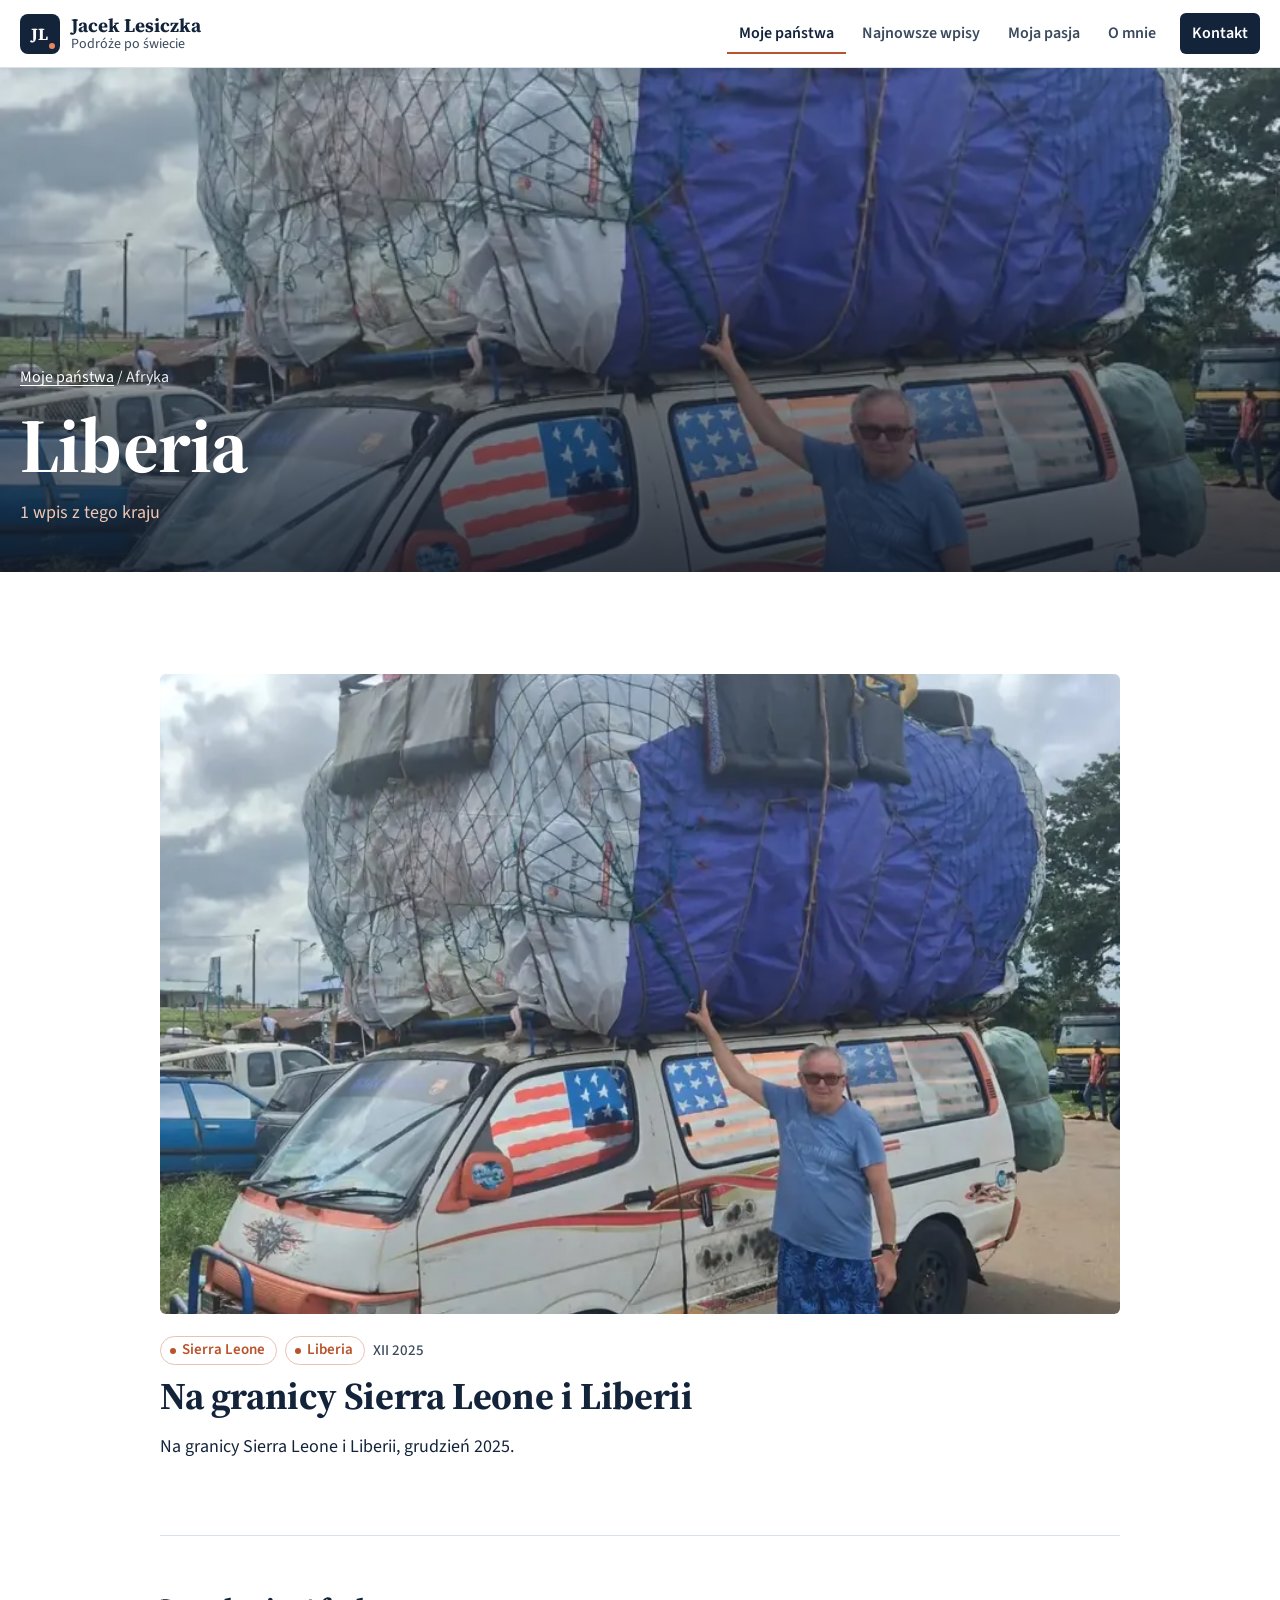
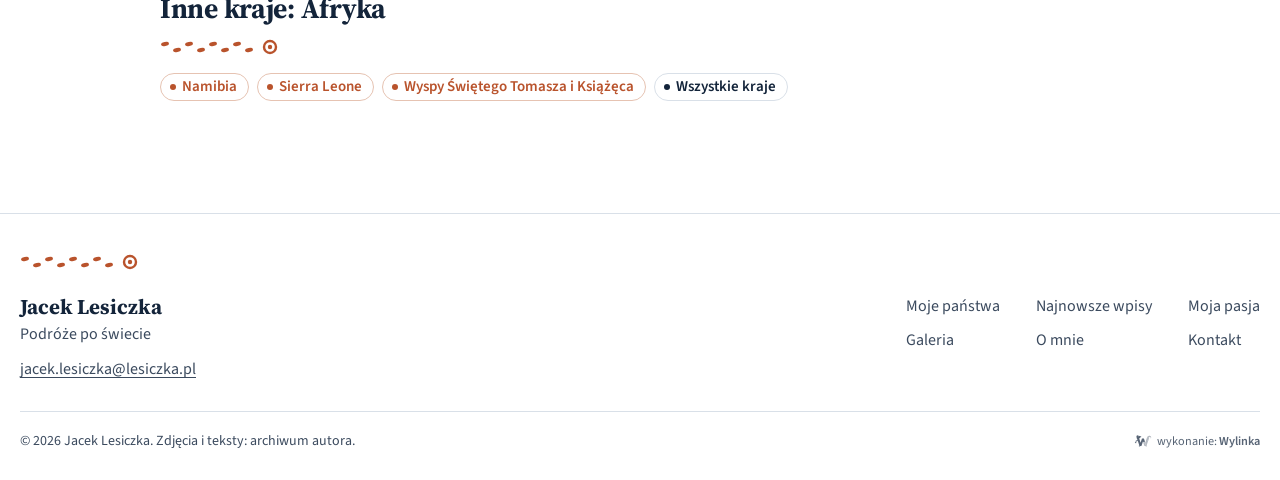
<file: kraj/liberia.html>
<!doctype html>
<html lang="pl">
<head>
<meta charset="utf-8">
<meta name="viewport" content="width=device-width,initial-scale=1,viewport-fit=cover">
<meta name="robots" content="noindex,nofollow">
<title>Liberia - podróże Jacka Lesiczki</title>
<meta name="description" content="Liberia: zdjęcia i zapiski Jacka Lesiczki z podróży (1 wpis).">
<meta name="theme-color" content="#ffffff">
<link rel="icon" href="data:image/svg+xml,%3Csvg xmlns='http://www.w3.org/2000/svg' viewBox='0 0 64 64'%3E%3Crect width='64' height='64' rx='12' fill='%2313243A'/%3E%3Ctext x='30' y='42' font-family='Georgia,serif' font-weight='700' font-size='27' fill='%23ffffff' text-anchor='middle'%3EJL%3C/text%3E%3Ccircle cx='51' cy='50' r='4' fill='%23E07A4F'/%3E%3C/svg%3E">
<link rel="preconnect" href="https://fonts.googleapis.com">
<link rel="preconnect" href="https://fonts.gstatic.com" crossorigin>
<link href="https://fonts.googleapis.com/css2?family=Source+Sans+3:wght@400;500;600;700&family=Source+Serif+4:opsz,wght@8..60,600;8..60,700&display=swap" rel="stylesheet">
<link rel="stylesheet" href="../style.css">
<style>
.wylinka-badge{display:inline-flex;align-items:center;gap:.4em;color:inherit;text-decoration:none;font-size:.875em;line-height:1;opacity:.85}
.wylinka-badge:hover,.wylinka-badge:focus-visible{opacity:1}
.wylinka-badge:focus-visible{outline:2px solid currentColor;outline-offset:3px;border-radius:2px}
.wylinka-badge svg{width:18px;height:18px;flex:none;overflow:visible}
.wylinka-badge b{font-weight:600}
.wylinka-badge .wy-old{opacity:.45;transform-origin:40px 30px;transition:transform .32s cubic-bezier(.3,.7,.4,1),opacity .32s ease-out}
.wylinka-badge .wy-pod{opacity:0;transition:opacity .2s ease-out .08s}
.wylinka-badge:hover .wy-old,.wylinka-badge:focus-visible .wy-old{transform:translate(9px,7px) rotate(9deg);opacity:0}
.wylinka-badge:hover .wy-pod,.wylinka-badge:focus-visible .wy-pod{opacity:1}
@media (prefers-reduced-motion:reduce){.wylinka-badge .wy-old,.wylinka-badge .wy-pod{transition:none}.wylinka-badge:hover .wy-old,.wylinka-badge:focus-visible .wy-old{transform:none;opacity:.45}.wylinka-badge:hover .wy-pod,.wylinka-badge:focus-visible .wy-pod{opacity:0}}
</style>
</head>
<body>
<svg width="0" height="0" style="position:absolute" aria-hidden="true"><defs>
<symbol id="i-mail" viewBox="0 0 24 24"><rect x="3" y="5" width="18" height="14" rx="2" fill="none" stroke="currentColor" stroke-width="2"/><path d="M4 7l8 6 8-6" fill="none" stroke="currentColor" stroke-width="2"/></symbol>
<symbol id="i-strz" viewBox="0 0 24 24"><path d="M5 12h13M13 6l6 6-6 6" fill="none" stroke="currentColor" stroke-width="2.2" stroke-linecap="round" stroke-linejoin="round"/></symbol>
<symbol id="i-lewo" viewBox="0 0 24 24"><path d="M15 5l-7 7 7 7" fill="none" stroke="currentColor" stroke-width="2.4" stroke-linecap="round" stroke-linejoin="round"/></symbol>
<symbol id="i-prawo" viewBox="0 0 24 24"><path d="M9 5l7 7-7 7" fill="none" stroke="currentColor" stroke-width="2.4" stroke-linecap="round" stroke-linejoin="round"/></symbol>
<symbol id="slad" viewBox="0 0 120 16"><g fill="currentColor"><ellipse cx="5" cy="5" rx="4" ry="2" transform="rotate(-12 5 5)"/><ellipse cx="17" cy="11" rx="4" ry="2" transform="rotate(-12 17 11)"/><ellipse cx="29" cy="5" rx="4" ry="2" transform="rotate(-12 29 5)"/><ellipse cx="41" cy="11" rx="4" ry="2" transform="rotate(-12 41 11)"/><ellipse cx="53" cy="5" rx="4" ry="2" transform="rotate(-12 53 5)"/><ellipse cx="65" cy="11" rx="4" ry="2" transform="rotate(-12 65 11)"/><ellipse cx="77" cy="5" rx="4" ry="2" transform="rotate(-12 77 5)"/><ellipse cx="89" cy="11" rx="4" ry="2" transform="rotate(-12 89 11)"/></g><circle cx="110" cy="8" r="6" fill="none" stroke="currentColor" stroke-width="2.4"/><circle cx="110" cy="8" r="2.2" fill="currentColor"/></symbol>
</defs></svg>
<a class="skip" href="#tresc">Przejdź do treści</a><header class="top" id="top">
  <div class="wrap top-in">
    <a class="logo" href="../index.html" aria-label="Jacek Lesiczka, strona główna">
      <span class="logo-znak" aria-hidden="true">JL</span>
      <span class="logo-txt"><b>Jacek Lesiczka</b><small>Podróże po świecie</small></span>
    </a>
    <nav class="menu" id="menu" aria-label="Menu główne">
      <a href="../index.html#panstwa" aria-current="page">Moje państwa</a>
      <a href="../index.html#najnowsze">Najnowsze wpisy</a>
      <a href="../index.html#pasja">Moja pasja</a>
      <a href="../index.html#o-mnie">O mnie</a>
      <a class="menu-kontakt" href="../index.html#kontakt">Kontakt</a>
    </nav>
    <button class="burger" id="burger" aria-label="Menu" aria-expanded="false" aria-controls="menu"><span></span><span></span><span></span></button>
  </div>
</header>
<main id="tresc">
<section class="kraj-gora">
  <img src="../img/sierra-leone-800.webp" alt="" width="800" height="1067">
  <div class="wrap kraj-gora-in">
    <p class="okruchy"><a href="../index.html#panstwa">Moje państwa</a> / Afryka</p>
    <h1>Liberia</h1>
    <p class="kraj-meta">1 wpis z tego kraju</p>
  </div>
</section>
<section class="sek">
  <div class="wrap wrap-waski">
    <article class="wpis-pelny" id="sierra">
  <div class="karuzela jedno"><div class="tor"><img src="../img/sierra-leone-800.webp" alt="Jacek Lesiczka przy busie z wysoko załadowanym bagażem na dachu, Na granicy Sierra Leone i Liberii" width="800" height="1067" loading="lazy"></div></div>
  <div class="wpis-pelny-txt">
    <p class="tagi"><a class="tag" href="sierra-leone.html">Sierra Leone</a><a class="tag" href="liberia.html">Liberia</a><span class="data">XII 2025</span></p>
    <h2>Na granicy Sierra Leone i Liberii</h2>
    <p>Na granicy Sierra Leone i Liberii, grudzień 2025.</p>
  </div>
</article>
    <div class="inne">
      <h2>Inne kraje: Afryka</h2>
      <svg class="slad" aria-hidden="true"><use href="#slad"/></svg>
      <p class="tagi"><a class="tag" href="namibia.html">Namibia</a><a class="tag" href="sierra-leone.html">Sierra Leone</a><a class="tag" href="wyspy-swietego-tomasza-i-ksiazeca.html">Wyspy Świętego Tomasza i Książęca</a><a class="tag tag-wszystkie" href="../index.html#panstwa">Wszystkie kraje</a></p>
    </div>
  </div>
</section>
</main>
<footer class="stopka">
  <div class="wrap">
    <svg class="slad stopka-slad" aria-hidden="true"><use href="#slad"/></svg>
    <div class="stopka-siatka">
      <div class="stopka-marka"><b>Jacek Lesiczka</b><span>Podróże po świecie</span><a href="mailto:jacek.lesiczka@lesiczka.pl">jacek.lesiczka@lesiczka.pl</a></div>
      <nav class="stopka-nav" aria-label="Stopka">
        <a href="../index.html#panstwa">Moje państwa</a><a href="../index.html#najnowsze">Najnowsze wpisy</a><a href="../index.html#pasja">Moja pasja</a>
        <a href="../index.html#galeria">Galeria</a><a href="../index.html#o-mnie">O mnie</a><a href="../index.html#kontakt">Kontakt</a>
      </nav>
    </div>
    <div class="stopka-dol">
      <span>© <span id="rok">2026</span> Jacek Lesiczka. Zdjęcia i teksty: archiwum autora.</span>
      <a class="wylinka-badge" href="https://wylinka.pl/?utm_source=lesiczka.pl&amp;utm_medium=stopka&amp;utm_campaign=wykonanie" rel="noopener" title="Strona wykonana przez Wylinka"><svg viewBox="0 0 64 64" aria-hidden="true" focusable="false" fill="currentColor"><path d="M9.8 22.8l-1.2-7.9 2.2-3.7 15.5 4.6-.5 1.5-7.2 5.5 4.7 15.6 5-15.6 7 0 4.1 12.7-4.2-.9-2.6 1.8-.8-2.2-5.3 15.6-4.3 0 .4 .2-2.1 2.8-1.3-1.1 1.1-1.4-3.1 .2-.1-1.7 2.2-.1-5.7-16.5-4.8 .6-.8 3.1 0 .5-.3 .5 .8 2.2-1.6 .5-.4-1.3-.8 1.6-1.5-.8 .8-1.6-1.4 .6-.6-1.6 2.3-.8 .2-.4 1.3-4.8 5.9-.8-2.4-6.9zM15.2 13.7l-.1-.4-.4 .8-.1 .8 .1 1 .1 .4 .3 .7 .3-.9 .1-.7 0-.8z"/><path class="wy-pod" d="M37.1 49.8l-4.5-13.3 2.6-1.8 4.2 .9 .9 2.8 3-9.7 0-.5 .1-.8 3.2-8.4 .5-1 .6-1 .9-1.1 1.3-1 1.1-.7 1.4-.5 1.4-.3 .7 0 .9 0 1.2 .3 1.4 .6 .8 .5 .7 .7 .6 .7 .5 .9 .3 .9 .1 .9 0 .8-.2 .9-.5 .9-.5 .6-.7 .5-.7 .3-.1-.1 0-.1 .5-.5 .3-.7 .2-.5 0-.6-.1-.6-.3-.7-.4-.5-.4-.4-.5-.3-.6-.3-.7 0-.7 .1-.6 .1-.5 .4-.5 .5-.3 .5-.2 .7-.1 1.5-1.4 5.1-.8 3.3-.3 .7-.5 .7-6 17.5 1.9 .1-.1 1.7-3.1-.2 1.1 1.4-1.3 1.1-2.1-2.8 .4-.2z"/><path class="wy-old" d="M40.8 50l.4-.2-4.1 0-4.2-12.5 2.5-1.7 4.3 .9 .6 1.9 .6-1.6 0-.3 2.4-7.8 0-.5 .1-.8 3.2-8.4 .4-.8 .6-.9 .9-1.2 .9-.9 1.3-.8 1.4-.6 1.2-.3 1.4-.1 1.3 .1 .6 .2 .8 .3 1.1 .6 .9 .7 .7 .9 .5 .9 .3 .9 .1 1.1-.1 .9-.3 .9-.4 .7-.6 .7-.6 .4-.6 .2-.1-.1 0-.1 .5-.5 .3-.7 .2-.5 0-.5-.1-.6-.2-.6-.3-.5-.4-.5-.5-.3-.6-.3-.7-.1-.6 0-.6 .1-.6 .3-.6 .5-.3 .4-.2 .5-.1 .5-.1 1.5-1.4 5.1-.8 3.3-.3 .7-.5 .7-6 17.5 1.9 .1-.1 1.7-3.1-.2 1.1 1.4-1.3 1.1zM49.6 17.1l.6 1.7-1.5 1.9 .4 .4 1.8-2.1-.7-2.1zM48.1 28.3l.5 1.8-1.7 1.8 .4 .4 1.9-2-.6-2.2zM37.9 41.7l1.7-1.5-.4-.4-1.7 1.4zM42.6 38.7l-1.5 2.8 1.1 2-1.3 2.6 .5 .2 1.5-2.8-1.1-2 1.4-2.5z"/></svg><span>wykonanie: <b>Wylinka</b></span></a>
    </div>
  </div>
</footer>
<script src="../app.js" defer></script>
</body>
</html>
</file>
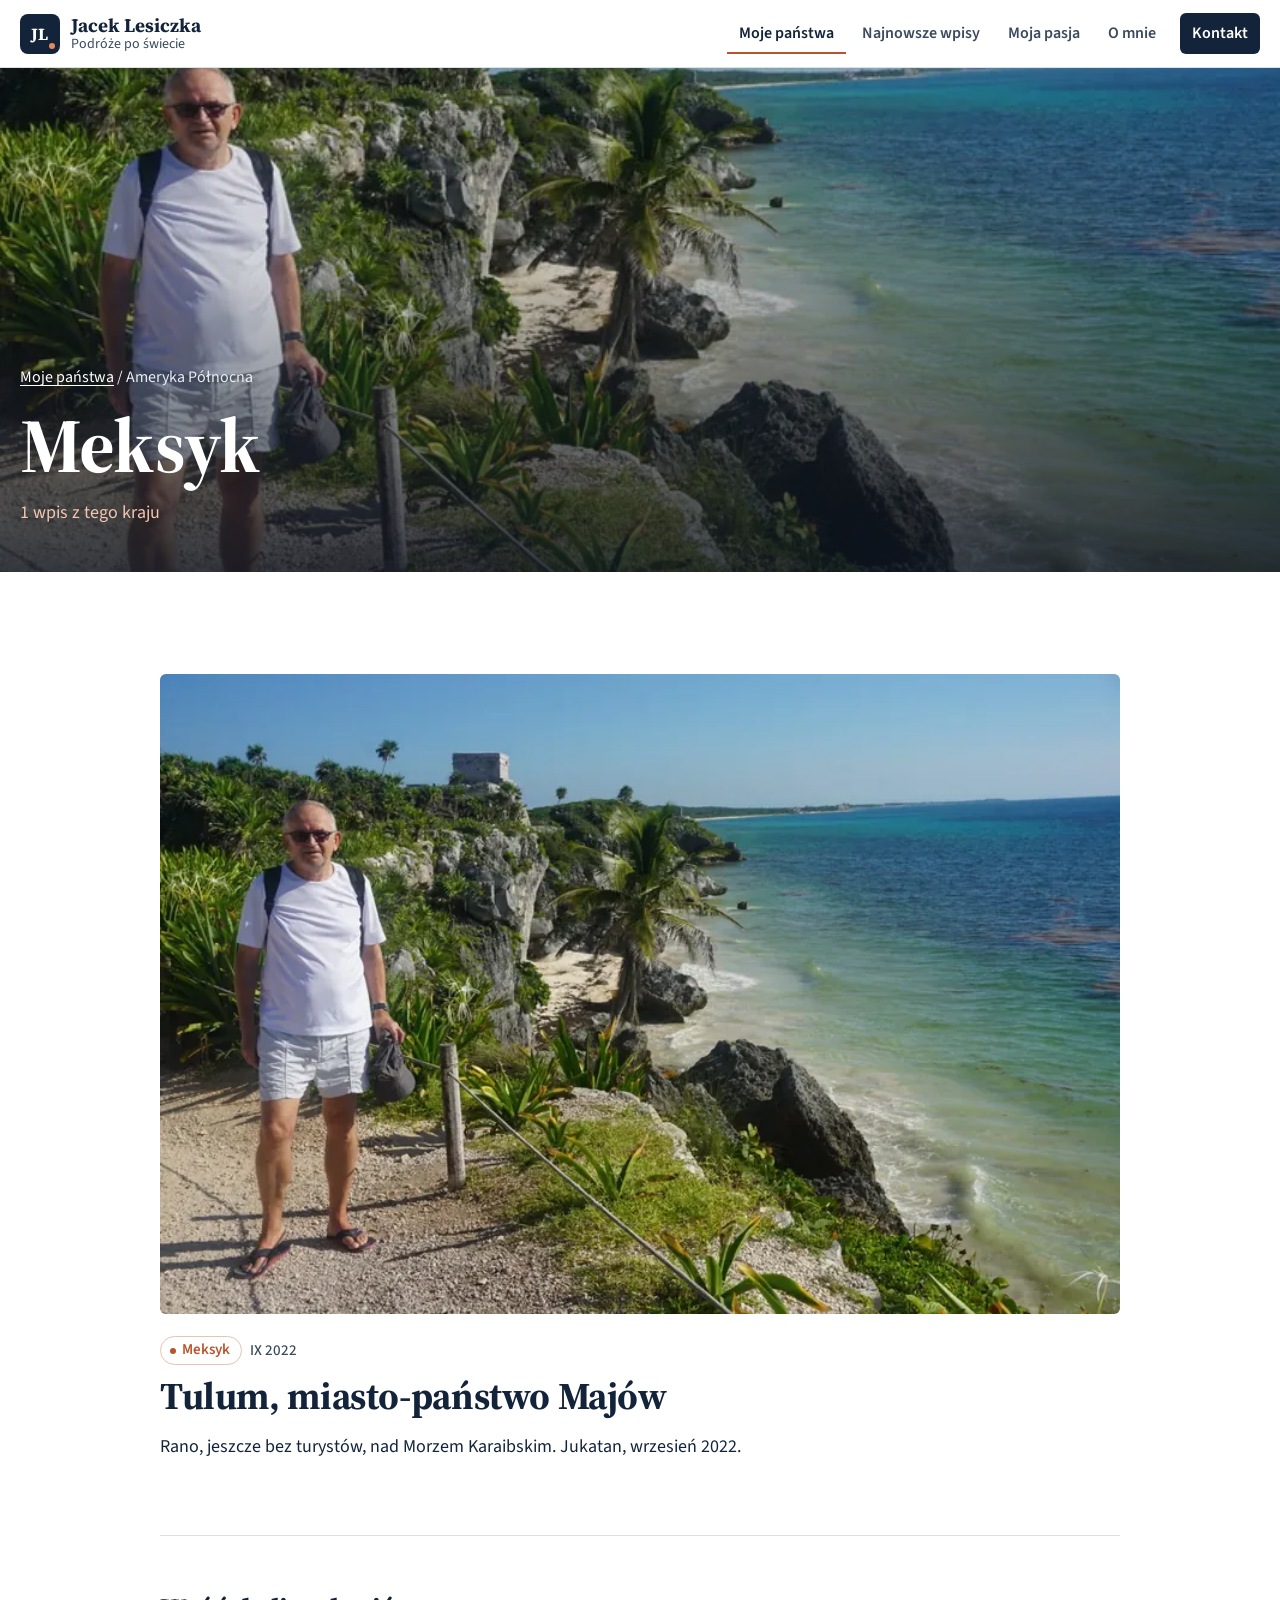
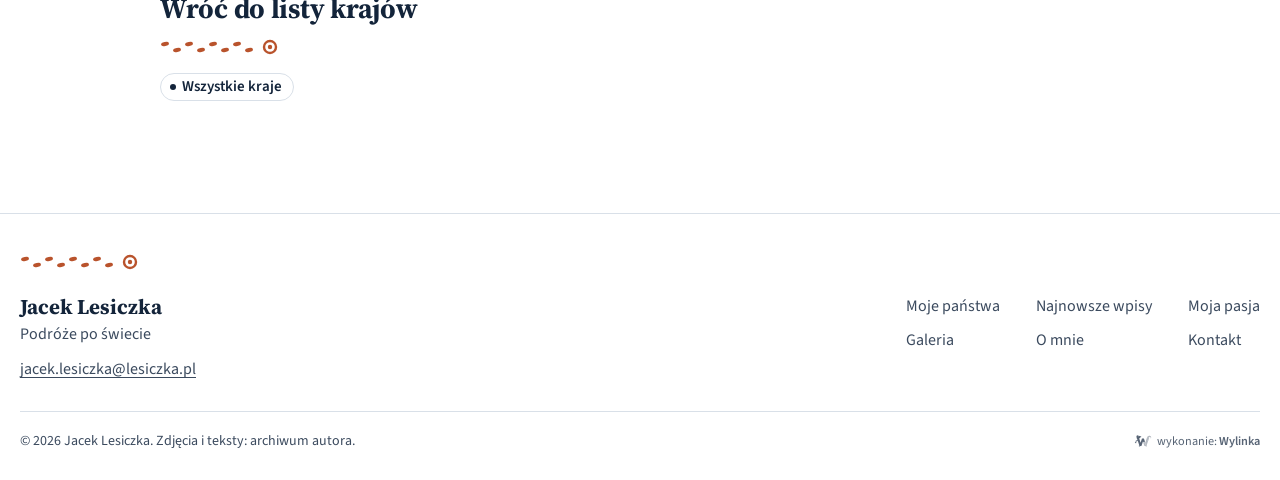
<file: kraj/meksyk.html>
<!doctype html>
<html lang="pl">
<head>
<meta charset="utf-8">
<meta name="viewport" content="width=device-width,initial-scale=1,viewport-fit=cover">
<meta name="robots" content="noindex,nofollow">
<title>Meksyk - podróże Jacka Lesiczki</title>
<meta name="description" content="Meksyk: zdjęcia i zapiski Jacka Lesiczki z podróży (1 wpis).">
<meta name="theme-color" content="#ffffff">
<link rel="icon" href="data:image/svg+xml,%3Csvg xmlns='http://www.w3.org/2000/svg' viewBox='0 0 64 64'%3E%3Crect width='64' height='64' rx='12' fill='%2313243A'/%3E%3Ctext x='30' y='42' font-family='Georgia,serif' font-weight='700' font-size='27' fill='%23ffffff' text-anchor='middle'%3EJL%3C/text%3E%3Ccircle cx='51' cy='50' r='4' fill='%23E07A4F'/%3E%3C/svg%3E">
<link rel="preconnect" href="https://fonts.googleapis.com">
<link rel="preconnect" href="https://fonts.gstatic.com" crossorigin>
<link href="https://fonts.googleapis.com/css2?family=Source+Sans+3:wght@400;500;600;700&family=Source+Serif+4:opsz,wght@8..60,600;8..60,700&display=swap" rel="stylesheet">
<link rel="stylesheet" href="../style.css">
<style>
.wylinka-badge{display:inline-flex;align-items:center;gap:.4em;color:inherit;text-decoration:none;font-size:.875em;line-height:1;opacity:.85}
.wylinka-badge:hover,.wylinka-badge:focus-visible{opacity:1}
.wylinka-badge:focus-visible{outline:2px solid currentColor;outline-offset:3px;border-radius:2px}
.wylinka-badge svg{width:18px;height:18px;flex:none;overflow:visible}
.wylinka-badge b{font-weight:600}
.wylinka-badge .wy-old{opacity:.45;transform-origin:40px 30px;transition:transform .32s cubic-bezier(.3,.7,.4,1),opacity .32s ease-out}
.wylinka-badge .wy-pod{opacity:0;transition:opacity .2s ease-out .08s}
.wylinka-badge:hover .wy-old,.wylinka-badge:focus-visible .wy-old{transform:translate(9px,7px) rotate(9deg);opacity:0}
.wylinka-badge:hover .wy-pod,.wylinka-badge:focus-visible .wy-pod{opacity:1}
@media (prefers-reduced-motion:reduce){.wylinka-badge .wy-old,.wylinka-badge .wy-pod{transition:none}.wylinka-badge:hover .wy-old,.wylinka-badge:focus-visible .wy-old{transform:none;opacity:.45}.wylinka-badge:hover .wy-pod,.wylinka-badge:focus-visible .wy-pod{opacity:0}}
</style>
</head>
<body>
<svg width="0" height="0" style="position:absolute" aria-hidden="true"><defs>
<symbol id="i-mail" viewBox="0 0 24 24"><rect x="3" y="5" width="18" height="14" rx="2" fill="none" stroke="currentColor" stroke-width="2"/><path d="M4 7l8 6 8-6" fill="none" stroke="currentColor" stroke-width="2"/></symbol>
<symbol id="i-strz" viewBox="0 0 24 24"><path d="M5 12h13M13 6l6 6-6 6" fill="none" stroke="currentColor" stroke-width="2.2" stroke-linecap="round" stroke-linejoin="round"/></symbol>
<symbol id="i-lewo" viewBox="0 0 24 24"><path d="M15 5l-7 7 7 7" fill="none" stroke="currentColor" stroke-width="2.4" stroke-linecap="round" stroke-linejoin="round"/></symbol>
<symbol id="i-prawo" viewBox="0 0 24 24"><path d="M9 5l7 7-7 7" fill="none" stroke="currentColor" stroke-width="2.4" stroke-linecap="round" stroke-linejoin="round"/></symbol>
<symbol id="slad" viewBox="0 0 120 16"><g fill="currentColor"><ellipse cx="5" cy="5" rx="4" ry="2" transform="rotate(-12 5 5)"/><ellipse cx="17" cy="11" rx="4" ry="2" transform="rotate(-12 17 11)"/><ellipse cx="29" cy="5" rx="4" ry="2" transform="rotate(-12 29 5)"/><ellipse cx="41" cy="11" rx="4" ry="2" transform="rotate(-12 41 11)"/><ellipse cx="53" cy="5" rx="4" ry="2" transform="rotate(-12 53 5)"/><ellipse cx="65" cy="11" rx="4" ry="2" transform="rotate(-12 65 11)"/><ellipse cx="77" cy="5" rx="4" ry="2" transform="rotate(-12 77 5)"/><ellipse cx="89" cy="11" rx="4" ry="2" transform="rotate(-12 89 11)"/></g><circle cx="110" cy="8" r="6" fill="none" stroke="currentColor" stroke-width="2.4"/><circle cx="110" cy="8" r="2.2" fill="currentColor"/></symbol>
</defs></svg>
<a class="skip" href="#tresc">Przejdź do treści</a><header class="top" id="top">
  <div class="wrap top-in">
    <a class="logo" href="../index.html" aria-label="Jacek Lesiczka, strona główna">
      <span class="logo-znak" aria-hidden="true">JL</span>
      <span class="logo-txt"><b>Jacek Lesiczka</b><small>Podróże po świecie</small></span>
    </a>
    <nav class="menu" id="menu" aria-label="Menu główne">
      <a href="../index.html#panstwa" aria-current="page">Moje państwa</a>
      <a href="../index.html#najnowsze">Najnowsze wpisy</a>
      <a href="../index.html#pasja">Moja pasja</a>
      <a href="../index.html#o-mnie">O mnie</a>
      <a class="menu-kontakt" href="../index.html#kontakt">Kontakt</a>
    </nav>
    <button class="burger" id="burger" aria-label="Menu" aria-expanded="false" aria-controls="menu"><span></span><span></span><span></span></button>
  </div>
</header>
<main id="tresc">
<section class="kraj-gora">
  <img src="../img/tulum-800.webp" alt="" width="800" height="533">
  <div class="wrap kraj-gora-in">
    <p class="okruchy"><a href="../index.html#panstwa">Moje państwa</a> / Ameryka Północna</p>
    <h1>Meksyk</h1>
    <p class="kraj-meta">1 wpis z tego kraju</p>
  </div>
</section>
<section class="sek">
  <div class="wrap wrap-waski">
    <article class="wpis-pelny" id="tulum">
  <div class="karuzela jedno"><div class="tor"><img src="../img/tulum-800.webp" alt="Ruiny Tulum nad Morzem Karaibskim, Tulum, miasto-państwo Majów" width="800" height="533" loading="lazy"></div></div>
  <div class="wpis-pelny-txt">
    <p class="tagi"><a class="tag" href="meksyk.html">Meksyk</a><span class="data">IX 2022</span></p>
    <h2>Tulum, miasto-państwo Majów</h2>
    <p>Rano, jeszcze bez turystów, nad Morzem Karaibskim. Jukatan, wrzesień 2022.</p>
  </div>
</article>
    <div class="inne">
      <h2>Wróć do listy krajów</h2>
      <svg class="slad" aria-hidden="true"><use href="#slad"/></svg>
      <p class="tagi"><a class="tag tag-wszystkie" href="../index.html#panstwa">Wszystkie kraje</a></p>
    </div>
  </div>
</section>
</main>
<footer class="stopka">
  <div class="wrap">
    <svg class="slad stopka-slad" aria-hidden="true"><use href="#slad"/></svg>
    <div class="stopka-siatka">
      <div class="stopka-marka"><b>Jacek Lesiczka</b><span>Podróże po świecie</span><a href="mailto:jacek.lesiczka@lesiczka.pl">jacek.lesiczka@lesiczka.pl</a></div>
      <nav class="stopka-nav" aria-label="Stopka">
        <a href="../index.html#panstwa">Moje państwa</a><a href="../index.html#najnowsze">Najnowsze wpisy</a><a href="../index.html#pasja">Moja pasja</a>
        <a href="../index.html#galeria">Galeria</a><a href="../index.html#o-mnie">O mnie</a><a href="../index.html#kontakt">Kontakt</a>
      </nav>
    </div>
    <div class="stopka-dol">
      <span>© <span id="rok">2026</span> Jacek Lesiczka. Zdjęcia i teksty: archiwum autora.</span>
      <a class="wylinka-badge" href="https://wylinka.pl/?utm_source=lesiczka.pl&amp;utm_medium=stopka&amp;utm_campaign=wykonanie" rel="noopener" title="Strona wykonana przez Wylinka"><svg viewBox="0 0 64 64" aria-hidden="true" focusable="false" fill="currentColor"><path d="M9.8 22.8l-1.2-7.9 2.2-3.7 15.5 4.6-.5 1.5-7.2 5.5 4.7 15.6 5-15.6 7 0 4.1 12.7-4.2-.9-2.6 1.8-.8-2.2-5.3 15.6-4.3 0 .4 .2-2.1 2.8-1.3-1.1 1.1-1.4-3.1 .2-.1-1.7 2.2-.1-5.7-16.5-4.8 .6-.8 3.1 0 .5-.3 .5 .8 2.2-1.6 .5-.4-1.3-.8 1.6-1.5-.8 .8-1.6-1.4 .6-.6-1.6 2.3-.8 .2-.4 1.3-4.8 5.9-.8-2.4-6.9zM15.2 13.7l-.1-.4-.4 .8-.1 .8 .1 1 .1 .4 .3 .7 .3-.9 .1-.7 0-.8z"/><path class="wy-pod" d="M37.1 49.8l-4.5-13.3 2.6-1.8 4.2 .9 .9 2.8 3-9.7 0-.5 .1-.8 3.2-8.4 .5-1 .6-1 .9-1.1 1.3-1 1.1-.7 1.4-.5 1.4-.3 .7 0 .9 0 1.2 .3 1.4 .6 .8 .5 .7 .7 .6 .7 .5 .9 .3 .9 .1 .9 0 .8-.2 .9-.5 .9-.5 .6-.7 .5-.7 .3-.1-.1 0-.1 .5-.5 .3-.7 .2-.5 0-.6-.1-.6-.3-.7-.4-.5-.4-.4-.5-.3-.6-.3-.7 0-.7 .1-.6 .1-.5 .4-.5 .5-.3 .5-.2 .7-.1 1.5-1.4 5.1-.8 3.3-.3 .7-.5 .7-6 17.5 1.9 .1-.1 1.7-3.1-.2 1.1 1.4-1.3 1.1-2.1-2.8 .4-.2z"/><path class="wy-old" d="M40.8 50l.4-.2-4.1 0-4.2-12.5 2.5-1.7 4.3 .9 .6 1.9 .6-1.6 0-.3 2.4-7.8 0-.5 .1-.8 3.2-8.4 .4-.8 .6-.9 .9-1.2 .9-.9 1.3-.8 1.4-.6 1.2-.3 1.4-.1 1.3 .1 .6 .2 .8 .3 1.1 .6 .9 .7 .7 .9 .5 .9 .3 .9 .1 1.1-.1 .9-.3 .9-.4 .7-.6 .7-.6 .4-.6 .2-.1-.1 0-.1 .5-.5 .3-.7 .2-.5 0-.5-.1-.6-.2-.6-.3-.5-.4-.5-.5-.3-.6-.3-.7-.1-.6 0-.6 .1-.6 .3-.6 .5-.3 .4-.2 .5-.1 .5-.1 1.5-1.4 5.1-.8 3.3-.3 .7-.5 .7-6 17.5 1.9 .1-.1 1.7-3.1-.2 1.1 1.4-1.3 1.1zM49.6 17.1l.6 1.7-1.5 1.9 .4 .4 1.8-2.1-.7-2.1zM48.1 28.3l.5 1.8-1.7 1.8 .4 .4 1.9-2-.6-2.2zM37.9 41.7l1.7-1.5-.4-.4-1.7 1.4zM42.6 38.7l-1.5 2.8 1.1 2-1.3 2.6 .5 .2 1.5-2.8-1.1-2 1.4-2.5z"/></svg><span>wykonanie: <b>Wylinka</b></span></a>
    </div>
  </div>
</footer>
<script src="../app.js" defer></script>
</body>
</html>
</file>
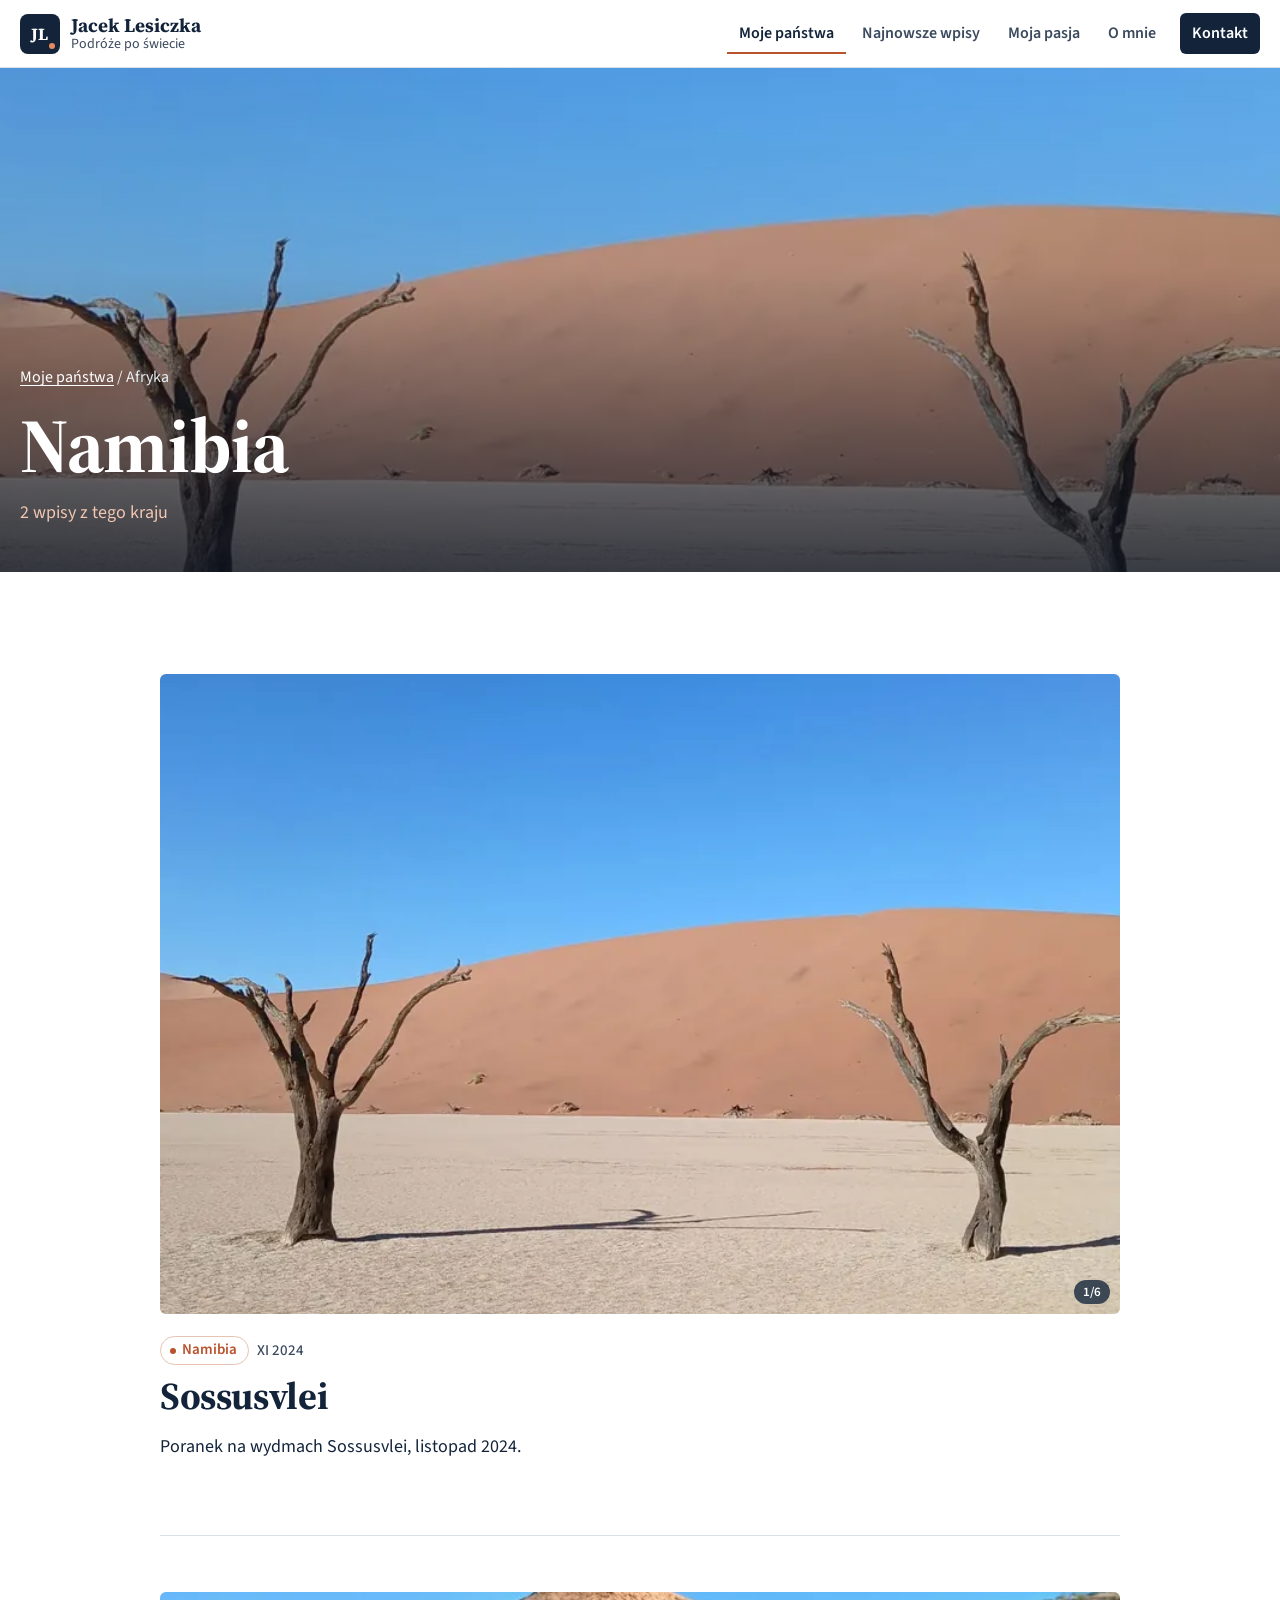
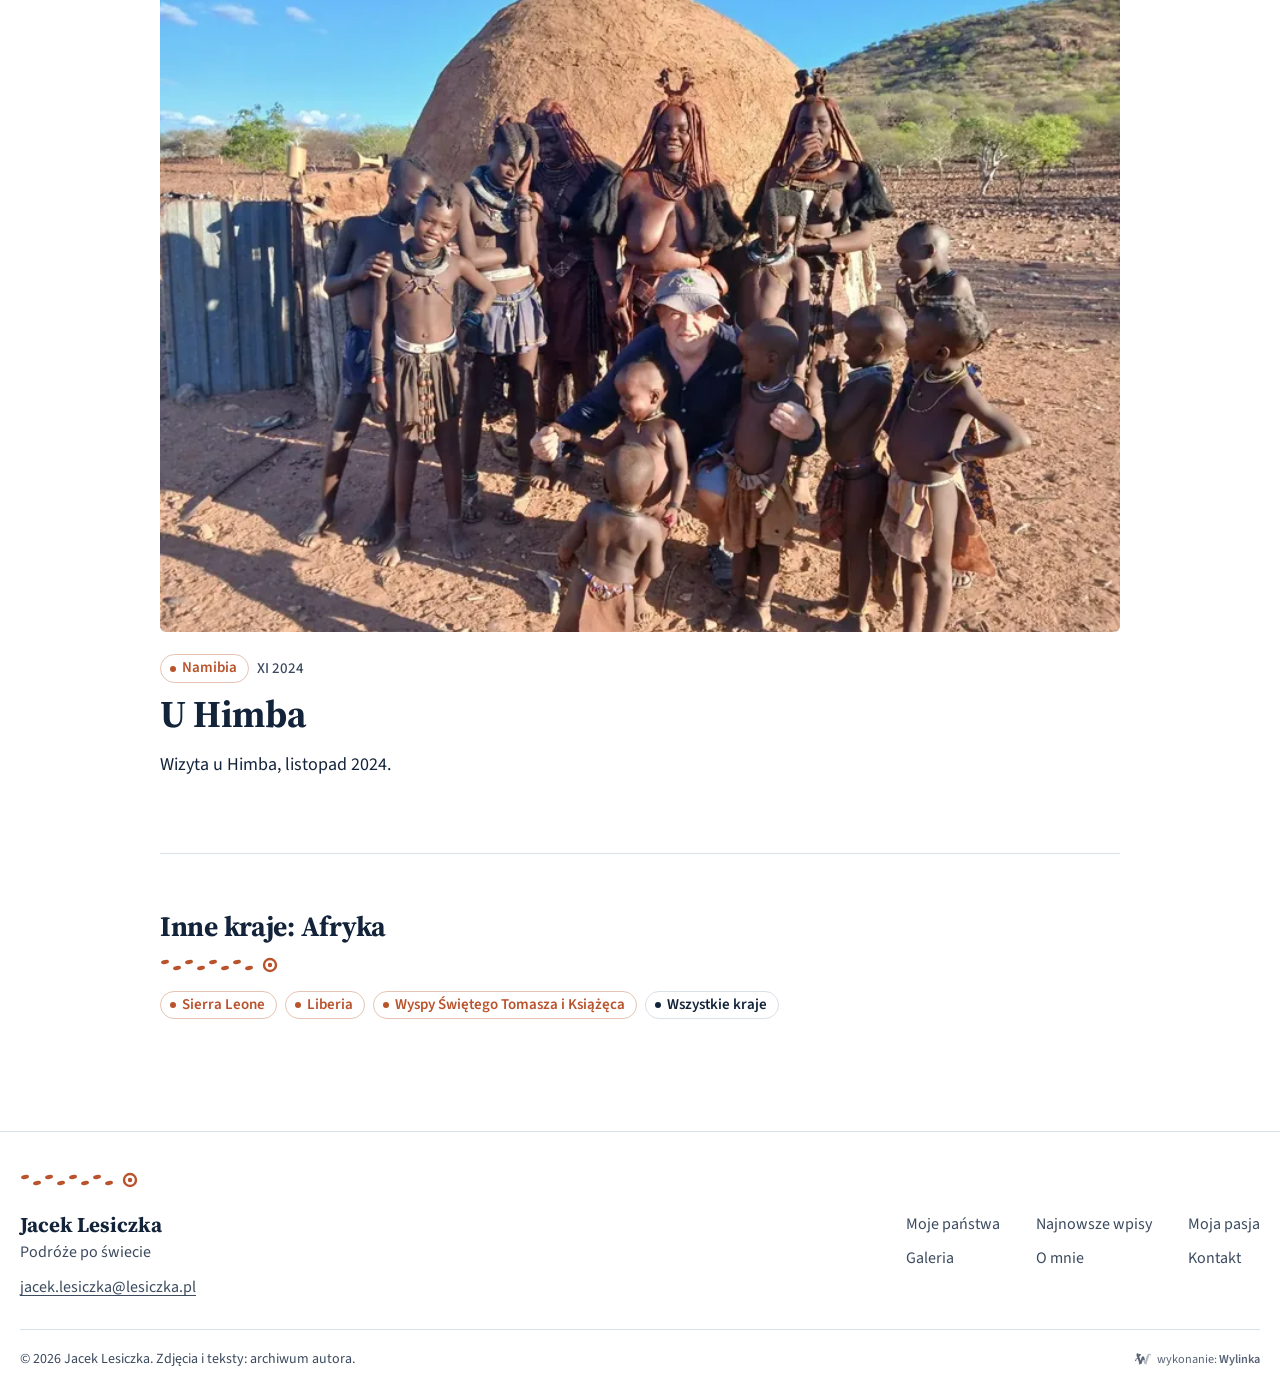
<file: kraj/namibia.html>
<!doctype html>
<html lang="pl">
<head>
<meta charset="utf-8">
<meta name="viewport" content="width=device-width,initial-scale=1,viewport-fit=cover">
<meta name="robots" content="noindex,nofollow">
<title>Namibia - podróże Jacka Lesiczki</title>
<meta name="description" content="Namibia: zdjęcia i zapiski Jacka Lesiczki z podróży (2 wpisy).">
<meta name="theme-color" content="#ffffff">
<link rel="icon" href="data:image/svg+xml,%3Csvg xmlns='http://www.w3.org/2000/svg' viewBox='0 0 64 64'%3E%3Crect width='64' height='64' rx='12' fill='%2313243A'/%3E%3Ctext x='30' y='42' font-family='Georgia,serif' font-weight='700' font-size='27' fill='%23ffffff' text-anchor='middle'%3EJL%3C/text%3E%3Ccircle cx='51' cy='50' r='4' fill='%23E07A4F'/%3E%3C/svg%3E">
<link rel="preconnect" href="https://fonts.googleapis.com">
<link rel="preconnect" href="https://fonts.gstatic.com" crossorigin>
<link href="https://fonts.googleapis.com/css2?family=Source+Sans+3:wght@400;500;600;700&family=Source+Serif+4:opsz,wght@8..60,600;8..60,700&display=swap" rel="stylesheet">
<link rel="stylesheet" href="../style.css">
<style>
.wylinka-badge{display:inline-flex;align-items:center;gap:.4em;color:inherit;text-decoration:none;font-size:.875em;line-height:1;opacity:.85}
.wylinka-badge:hover,.wylinka-badge:focus-visible{opacity:1}
.wylinka-badge:focus-visible{outline:2px solid currentColor;outline-offset:3px;border-radius:2px}
.wylinka-badge svg{width:18px;height:18px;flex:none;overflow:visible}
.wylinka-badge b{font-weight:600}
.wylinka-badge .wy-old{opacity:.45;transform-origin:40px 30px;transition:transform .32s cubic-bezier(.3,.7,.4,1),opacity .32s ease-out}
.wylinka-badge .wy-pod{opacity:0;transition:opacity .2s ease-out .08s}
.wylinka-badge:hover .wy-old,.wylinka-badge:focus-visible .wy-old{transform:translate(9px,7px) rotate(9deg);opacity:0}
.wylinka-badge:hover .wy-pod,.wylinka-badge:focus-visible .wy-pod{opacity:1}
@media (prefers-reduced-motion:reduce){.wylinka-badge .wy-old,.wylinka-badge .wy-pod{transition:none}.wylinka-badge:hover .wy-old,.wylinka-badge:focus-visible .wy-old{transform:none;opacity:.45}.wylinka-badge:hover .wy-pod,.wylinka-badge:focus-visible .wy-pod{opacity:0}}
</style>
</head>
<body>
<svg width="0" height="0" style="position:absolute" aria-hidden="true"><defs>
<symbol id="i-mail" viewBox="0 0 24 24"><rect x="3" y="5" width="18" height="14" rx="2" fill="none" stroke="currentColor" stroke-width="2"/><path d="M4 7l8 6 8-6" fill="none" stroke="currentColor" stroke-width="2"/></symbol>
<symbol id="i-strz" viewBox="0 0 24 24"><path d="M5 12h13M13 6l6 6-6 6" fill="none" stroke="currentColor" stroke-width="2.2" stroke-linecap="round" stroke-linejoin="round"/></symbol>
<symbol id="i-lewo" viewBox="0 0 24 24"><path d="M15 5l-7 7 7 7" fill="none" stroke="currentColor" stroke-width="2.4" stroke-linecap="round" stroke-linejoin="round"/></symbol>
<symbol id="i-prawo" viewBox="0 0 24 24"><path d="M9 5l7 7-7 7" fill="none" stroke="currentColor" stroke-width="2.4" stroke-linecap="round" stroke-linejoin="round"/></symbol>
<symbol id="slad" viewBox="0 0 120 16"><g fill="currentColor"><ellipse cx="5" cy="5" rx="4" ry="2" transform="rotate(-12 5 5)"/><ellipse cx="17" cy="11" rx="4" ry="2" transform="rotate(-12 17 11)"/><ellipse cx="29" cy="5" rx="4" ry="2" transform="rotate(-12 29 5)"/><ellipse cx="41" cy="11" rx="4" ry="2" transform="rotate(-12 41 11)"/><ellipse cx="53" cy="5" rx="4" ry="2" transform="rotate(-12 53 5)"/><ellipse cx="65" cy="11" rx="4" ry="2" transform="rotate(-12 65 11)"/><ellipse cx="77" cy="5" rx="4" ry="2" transform="rotate(-12 77 5)"/><ellipse cx="89" cy="11" rx="4" ry="2" transform="rotate(-12 89 11)"/></g><circle cx="110" cy="8" r="6" fill="none" stroke="currentColor" stroke-width="2.4"/><circle cx="110" cy="8" r="2.2" fill="currentColor"/></symbol>
</defs></svg>
<a class="skip" href="#tresc">Przejdź do treści</a><header class="top" id="top">
  <div class="wrap top-in">
    <a class="logo" href="../index.html" aria-label="Jacek Lesiczka, strona główna">
      <span class="logo-znak" aria-hidden="true">JL</span>
      <span class="logo-txt"><b>Jacek Lesiczka</b><small>Podróże po świecie</small></span>
    </a>
    <nav class="menu" id="menu" aria-label="Menu główne">
      <a href="../index.html#panstwa" aria-current="page">Moje państwa</a>
      <a href="../index.html#najnowsze">Najnowsze wpisy</a>
      <a href="../index.html#pasja">Moja pasja</a>
      <a href="../index.html#o-mnie">O mnie</a>
      <a class="menu-kontakt" href="../index.html#kontakt">Kontakt</a>
    </nav>
    <button class="burger" id="burger" aria-label="Menu" aria-expanded="false" aria-controls="menu"><span></span><span></span><span></span></button>
  </div>
</header>
<main id="tresc">
<section class="kraj-gora">
  <img src="../img/sossus-3-800.webp" alt="" width="800" height="800">
  <div class="wrap kraj-gora-in">
    <p class="okruchy"><a href="../index.html#panstwa">Moje państwa</a> / Afryka</p>
    <h1>Namibia</h1>
    <p class="kraj-meta">2 wpisy z tego kraju</p>
  </div>
</section>
<section class="sek">
  <div class="wrap wrap-waski">
    <article class="wpis-pelny" id="sossus">
  <div class="karuzela" data-kar tabindex="0" aria-label="Zdjęcia: Sossusvlei"><div class="tor"><img src="../img/sossus-3-800.webp" alt="Martwe drzewa na białej niecce, za nimi czerwona wydma, Sossusvlei" width="800" height="800" loading="lazy"><img src="../img/sossus-4-800.webp" alt="Wyschnięte drzewo na tle wydmy, Sossusvlei" width="800" height="800" loading="lazy"><img src="../img/sossus-5-800.webp" alt="Ludzie wchodzący granią na wydmę, Sossusvlei" width="800" height="800" loading="lazy"><img src="../img/sossus-2-800.webp" alt="Grań wysokiej wydmy w porannym słońcu, Sossusvlei" width="800" height="800" loading="lazy"><img src="../img/sossus-6-800.webp" alt="Jacek Lesiczka na tle czerwonych wydm, Sossusvlei" width="800" height="800" loading="lazy"><img src="../img/hero-sossusvlei-800.webp" alt="Ślady stóp na grani wydmy, Sossusvlei" width="800" height="800" loading="lazy"></div><button class="kar-btn l" data-k="-1" aria-label="Poprzednie zdjęcie"><svg><use href="#i-lewo"/></svg></button><button class="kar-btn p" data-k="1" aria-label="Następne zdjęcie"><svg><use href="#i-prawo"/></svg></button><span class="licznik" aria-hidden="true">1/6</span></div>
  <div class="wpis-pelny-txt">
    <p class="tagi"><a class="tag" href="namibia.html">Namibia</a><span class="data">XI 2024</span></p>
    <h2>Sossusvlei</h2>
    <p>Poranek na wydmach Sossusvlei, listopad 2024.</p>
  </div>
</article><article class="wpis-pelny" id="himba">
  <div class="karuzela jedno"><div class="tor"><img src="../img/himba-800.webp" alt="Rodzina Himba przed chatą, U Himba" width="800" height="600" loading="lazy"></div></div>
  <div class="wpis-pelny-txt">
    <p class="tagi"><a class="tag" href="namibia.html">Namibia</a><span class="data">XI 2024</span></p>
    <h2>U Himba</h2>
    <p>Wizyta u Himba, listopad 2024.</p>
  </div>
</article>
    <div class="inne">
      <h2>Inne kraje: Afryka</h2>
      <svg class="slad" aria-hidden="true"><use href="#slad"/></svg>
      <p class="tagi"><a class="tag" href="sierra-leone.html">Sierra Leone</a><a class="tag" href="liberia.html">Liberia</a><a class="tag" href="wyspy-swietego-tomasza-i-ksiazeca.html">Wyspy Świętego Tomasza i Książęca</a><a class="tag tag-wszystkie" href="../index.html#panstwa">Wszystkie kraje</a></p>
    </div>
  </div>
</section>
</main>
<footer class="stopka">
  <div class="wrap">
    <svg class="slad stopka-slad" aria-hidden="true"><use href="#slad"/></svg>
    <div class="stopka-siatka">
      <div class="stopka-marka"><b>Jacek Lesiczka</b><span>Podróże po świecie</span><a href="mailto:jacek.lesiczka@lesiczka.pl">jacek.lesiczka@lesiczka.pl</a></div>
      <nav class="stopka-nav" aria-label="Stopka">
        <a href="../index.html#panstwa">Moje państwa</a><a href="../index.html#najnowsze">Najnowsze wpisy</a><a href="../index.html#pasja">Moja pasja</a>
        <a href="../index.html#galeria">Galeria</a><a href="../index.html#o-mnie">O mnie</a><a href="../index.html#kontakt">Kontakt</a>
      </nav>
    </div>
    <div class="stopka-dol">
      <span>© <span id="rok">2026</span> Jacek Lesiczka. Zdjęcia i teksty: archiwum autora.</span>
      <a class="wylinka-badge" href="https://wylinka.pl/?utm_source=lesiczka.pl&amp;utm_medium=stopka&amp;utm_campaign=wykonanie" rel="noopener" title="Strona wykonana przez Wylinka"><svg viewBox="0 0 64 64" aria-hidden="true" focusable="false" fill="currentColor"><path d="M9.8 22.8l-1.2-7.9 2.2-3.7 15.5 4.6-.5 1.5-7.2 5.5 4.7 15.6 5-15.6 7 0 4.1 12.7-4.2-.9-2.6 1.8-.8-2.2-5.3 15.6-4.3 0 .4 .2-2.1 2.8-1.3-1.1 1.1-1.4-3.1 .2-.1-1.7 2.2-.1-5.7-16.5-4.8 .6-.8 3.1 0 .5-.3 .5 .8 2.2-1.6 .5-.4-1.3-.8 1.6-1.5-.8 .8-1.6-1.4 .6-.6-1.6 2.3-.8 .2-.4 1.3-4.8 5.9-.8-2.4-6.9zM15.2 13.7l-.1-.4-.4 .8-.1 .8 .1 1 .1 .4 .3 .7 .3-.9 .1-.7 0-.8z"/><path class="wy-pod" d="M37.1 49.8l-4.5-13.3 2.6-1.8 4.2 .9 .9 2.8 3-9.7 0-.5 .1-.8 3.2-8.4 .5-1 .6-1 .9-1.1 1.3-1 1.1-.7 1.4-.5 1.4-.3 .7 0 .9 0 1.2 .3 1.4 .6 .8 .5 .7 .7 .6 .7 .5 .9 .3 .9 .1 .9 0 .8-.2 .9-.5 .9-.5 .6-.7 .5-.7 .3-.1-.1 0-.1 .5-.5 .3-.7 .2-.5 0-.6-.1-.6-.3-.7-.4-.5-.4-.4-.5-.3-.6-.3-.7 0-.7 .1-.6 .1-.5 .4-.5 .5-.3 .5-.2 .7-.1 1.5-1.4 5.1-.8 3.3-.3 .7-.5 .7-6 17.5 1.9 .1-.1 1.7-3.1-.2 1.1 1.4-1.3 1.1-2.1-2.8 .4-.2z"/><path class="wy-old" d="M40.8 50l.4-.2-4.1 0-4.2-12.5 2.5-1.7 4.3 .9 .6 1.9 .6-1.6 0-.3 2.4-7.8 0-.5 .1-.8 3.2-8.4 .4-.8 .6-.9 .9-1.2 .9-.9 1.3-.8 1.4-.6 1.2-.3 1.4-.1 1.3 .1 .6 .2 .8 .3 1.1 .6 .9 .7 .7 .9 .5 .9 .3 .9 .1 1.1-.1 .9-.3 .9-.4 .7-.6 .7-.6 .4-.6 .2-.1-.1 0-.1 .5-.5 .3-.7 .2-.5 0-.5-.1-.6-.2-.6-.3-.5-.4-.5-.5-.3-.6-.3-.7-.1-.6 0-.6 .1-.6 .3-.6 .5-.3 .4-.2 .5-.1 .5-.1 1.5-1.4 5.1-.8 3.3-.3 .7-.5 .7-6 17.5 1.9 .1-.1 1.7-3.1-.2 1.1 1.4-1.3 1.1zM49.6 17.1l.6 1.7-1.5 1.9 .4 .4 1.8-2.1-.7-2.1zM48.1 28.3l.5 1.8-1.7 1.8 .4 .4 1.9-2-.6-2.2zM37.9 41.7l1.7-1.5-.4-.4-1.7 1.4zM42.6 38.7l-1.5 2.8 1.1 2-1.3 2.6 .5 .2 1.5-2.8-1.1-2 1.4-2.5z"/></svg><span>wykonanie: <b>Wylinka</b></span></a>
    </div>
  </div>
</footer>
<script src="../app.js" defer></script>
</body>
</html>
</file>
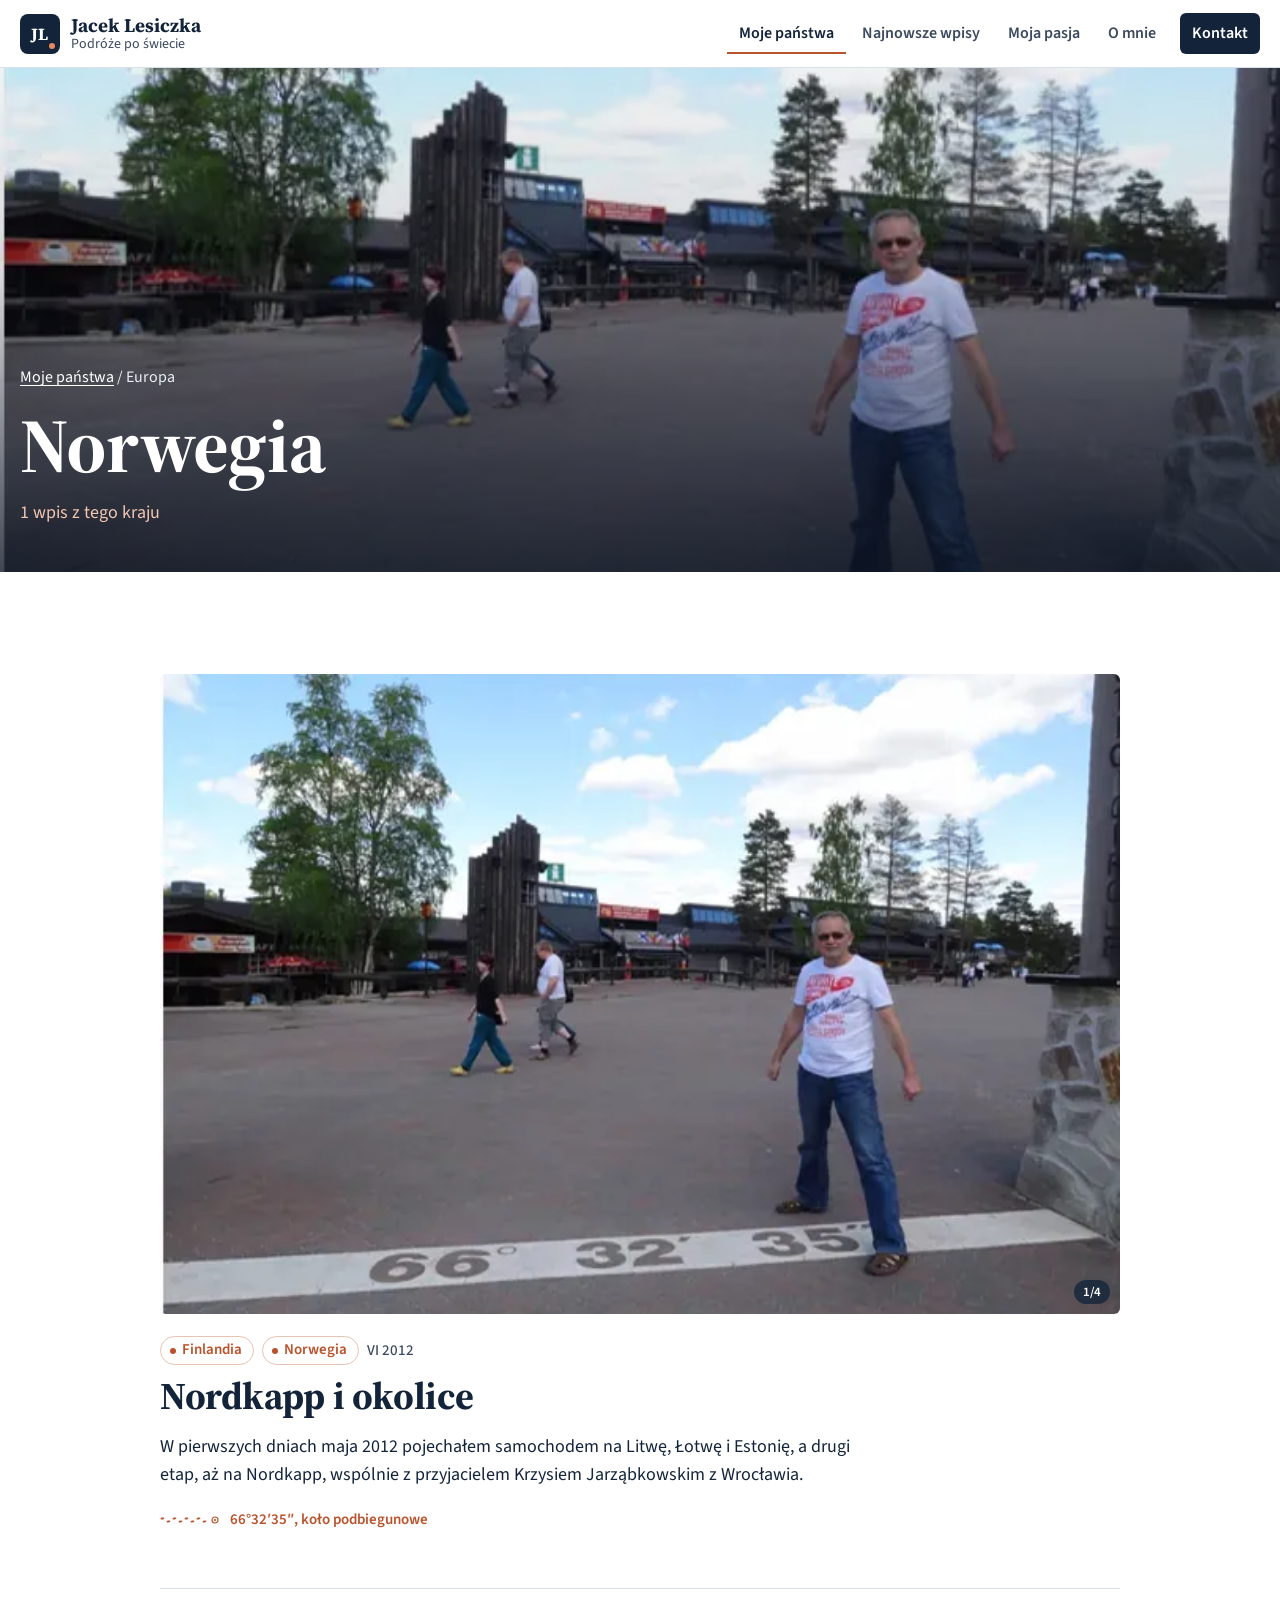
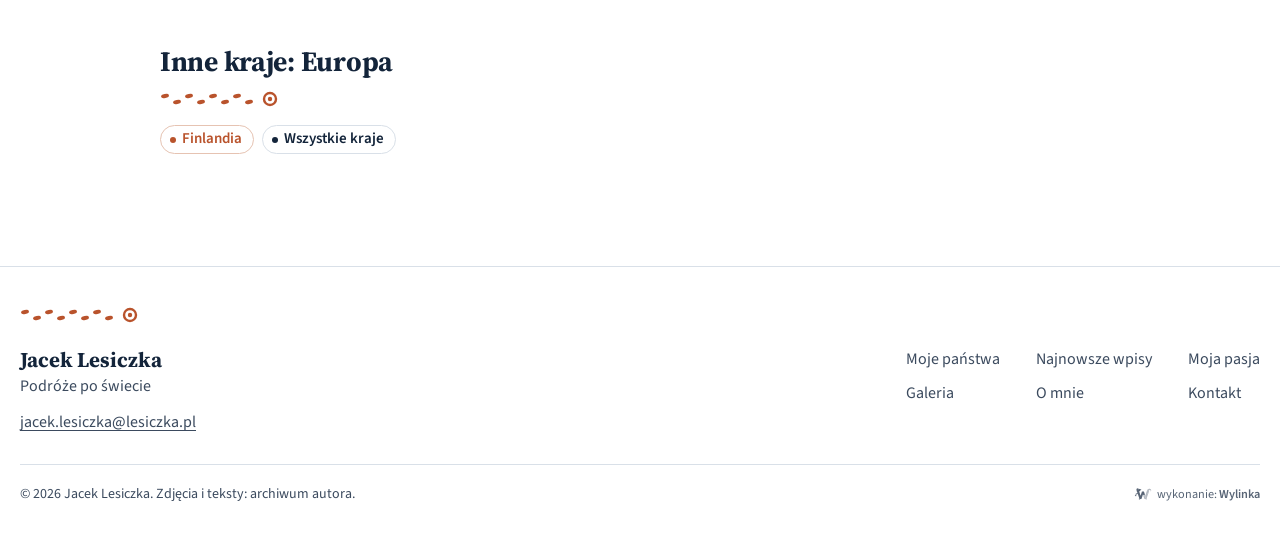
<file: kraj/norwegia.html>
<!doctype html>
<html lang="pl">
<head>
<meta charset="utf-8">
<meta name="viewport" content="width=device-width,initial-scale=1,viewport-fit=cover">
<meta name="robots" content="noindex,nofollow">
<title>Norwegia - podróże Jacka Lesiczki</title>
<meta name="description" content="Norwegia: zdjęcia i zapiski Jacka Lesiczki z podróży (1 wpis).">
<meta name="theme-color" content="#ffffff">
<link rel="icon" href="data:image/svg+xml,%3Csvg xmlns='http://www.w3.org/2000/svg' viewBox='0 0 64 64'%3E%3Crect width='64' height='64' rx='12' fill='%2313243A'/%3E%3Ctext x='30' y='42' font-family='Georgia,serif' font-weight='700' font-size='27' fill='%23ffffff' text-anchor='middle'%3EJL%3C/text%3E%3Ccircle cx='51' cy='50' r='4' fill='%23E07A4F'/%3E%3C/svg%3E">
<link rel="preconnect" href="https://fonts.googleapis.com">
<link rel="preconnect" href="https://fonts.gstatic.com" crossorigin>
<link href="https://fonts.googleapis.com/css2?family=Source+Sans+3:wght@400;500;600;700&family=Source+Serif+4:opsz,wght@8..60,600;8..60,700&display=swap" rel="stylesheet">
<link rel="stylesheet" href="../style.css">
<style>
.wylinka-badge{display:inline-flex;align-items:center;gap:.4em;color:inherit;text-decoration:none;font-size:.875em;line-height:1;opacity:.85}
.wylinka-badge:hover,.wylinka-badge:focus-visible{opacity:1}
.wylinka-badge:focus-visible{outline:2px solid currentColor;outline-offset:3px;border-radius:2px}
.wylinka-badge svg{width:18px;height:18px;flex:none;overflow:visible}
.wylinka-badge b{font-weight:600}
.wylinka-badge .wy-old{opacity:.45;transform-origin:40px 30px;transition:transform .32s cubic-bezier(.3,.7,.4,1),opacity .32s ease-out}
.wylinka-badge .wy-pod{opacity:0;transition:opacity .2s ease-out .08s}
.wylinka-badge:hover .wy-old,.wylinka-badge:focus-visible .wy-old{transform:translate(9px,7px) rotate(9deg);opacity:0}
.wylinka-badge:hover .wy-pod,.wylinka-badge:focus-visible .wy-pod{opacity:1}
@media (prefers-reduced-motion:reduce){.wylinka-badge .wy-old,.wylinka-badge .wy-pod{transition:none}.wylinka-badge:hover .wy-old,.wylinka-badge:focus-visible .wy-old{transform:none;opacity:.45}.wylinka-badge:hover .wy-pod,.wylinka-badge:focus-visible .wy-pod{opacity:0}}
</style>
</head>
<body>
<svg width="0" height="0" style="position:absolute" aria-hidden="true"><defs>
<symbol id="i-mail" viewBox="0 0 24 24"><rect x="3" y="5" width="18" height="14" rx="2" fill="none" stroke="currentColor" stroke-width="2"/><path d="M4 7l8 6 8-6" fill="none" stroke="currentColor" stroke-width="2"/></symbol>
<symbol id="i-strz" viewBox="0 0 24 24"><path d="M5 12h13M13 6l6 6-6 6" fill="none" stroke="currentColor" stroke-width="2.2" stroke-linecap="round" stroke-linejoin="round"/></symbol>
<symbol id="i-lewo" viewBox="0 0 24 24"><path d="M15 5l-7 7 7 7" fill="none" stroke="currentColor" stroke-width="2.4" stroke-linecap="round" stroke-linejoin="round"/></symbol>
<symbol id="i-prawo" viewBox="0 0 24 24"><path d="M9 5l7 7-7 7" fill="none" stroke="currentColor" stroke-width="2.4" stroke-linecap="round" stroke-linejoin="round"/></symbol>
<symbol id="slad" viewBox="0 0 120 16"><g fill="currentColor"><ellipse cx="5" cy="5" rx="4" ry="2" transform="rotate(-12 5 5)"/><ellipse cx="17" cy="11" rx="4" ry="2" transform="rotate(-12 17 11)"/><ellipse cx="29" cy="5" rx="4" ry="2" transform="rotate(-12 29 5)"/><ellipse cx="41" cy="11" rx="4" ry="2" transform="rotate(-12 41 11)"/><ellipse cx="53" cy="5" rx="4" ry="2" transform="rotate(-12 53 5)"/><ellipse cx="65" cy="11" rx="4" ry="2" transform="rotate(-12 65 11)"/><ellipse cx="77" cy="5" rx="4" ry="2" transform="rotate(-12 77 5)"/><ellipse cx="89" cy="11" rx="4" ry="2" transform="rotate(-12 89 11)"/></g><circle cx="110" cy="8" r="6" fill="none" stroke="currentColor" stroke-width="2.4"/><circle cx="110" cy="8" r="2.2" fill="currentColor"/></symbol>
</defs></svg>
<a class="skip" href="#tresc">Przejdź do treści</a><header class="top" id="top">
  <div class="wrap top-in">
    <a class="logo" href="../index.html" aria-label="Jacek Lesiczka, strona główna">
      <span class="logo-znak" aria-hidden="true">JL</span>
      <span class="logo-txt"><b>Jacek Lesiczka</b><small>Podróże po świecie</small></span>
    </a>
    <nav class="menu" id="menu" aria-label="Menu główne">
      <a href="../index.html#panstwa" aria-current="page">Moje państwa</a>
      <a href="../index.html#najnowsze">Najnowsze wpisy</a>
      <a href="../index.html#pasja">Moja pasja</a>
      <a href="../index.html#o-mnie">O mnie</a>
      <a class="menu-kontakt" href="../index.html#kontakt">Kontakt</a>
    </nav>
    <button class="burger" id="burger" aria-label="Menu" aria-expanded="false" aria-controls="menu"><span></span><span></span><span></span></button>
  </div>
</header>
<main id="tresc">
<section class="kraj-gora">
  <img src="../img/nordkapp-4-800.webp" alt="" width="609" height="458">
  <div class="wrap kraj-gora-in">
    <p class="okruchy"><a href="../index.html#panstwa">Moje państwa</a> / Europa</p>
    <h1>Norwegia</h1>
    <p class="kraj-meta">1 wpis z tego kraju</p>
  </div>
</section>
<section class="sek">
  <div class="wrap wrap-waski">
    <article class="wpis-pelny" id="nordkapp">
  <div class="karuzela" data-kar tabindex="0" aria-label="Zdjęcia: Nordkapp i okolice"><div class="tor"><img src="../img/nordkapp-4-800.webp" alt="Linia koła podbiegunowego z liczbami 66 32 35 na placu, Nordkapp i okolice" width="609" height="458" loading="lazy"><img src="../img/nordkapp-3-800.webp" alt="Jacek Lesiczka nad rzeką na północy Finlandii, Nordkapp i okolice" width="609" height="458" loading="lazy"><img src="../img/nordkapp-2-800.webp" alt="Zachód słońca nad zatoką, Nordkapp i okolice" width="609" height="458" loading="lazy"><img src="../img/nordkapp-1-800.webp" alt="Tablica kempingu Nallikari w Oulu, Nordkapp i okolice" width="609" height="458" loading="lazy"></div><button class="kar-btn l" data-k="-1" aria-label="Poprzednie zdjęcie"><svg><use href="#i-lewo"/></svg></button><button class="kar-btn p" data-k="1" aria-label="Następne zdjęcie"><svg><use href="#i-prawo"/></svg></button><span class="licznik" aria-hidden="true">1/4</span></div>
  <div class="wpis-pelny-txt">
    <p class="tagi"><a class="tag" href="finlandia.html">Finlandia</a><a class="tag" href="norwegia.html">Norwegia</a><span class="data">VI 2012</span></p>
    <h2>Nordkapp i okolice</h2>
    <p>W pierwszych dniach maja 2012 pojechałem samochodem na Litwę, Łotwę i Estonię, a drugi etap, aż na Nordkapp, wspólnie z przyjacielem Krzysiem Jarząbkowskim z Wrocławia.</p><p class="wspol"><svg class="slad-ik" aria-hidden="true"><use href="#slad"/></svg>66°32′35″, koło podbiegunowe</p>
  </div>
</article>
    <div class="inne">
      <h2>Inne kraje: Europa</h2>
      <svg class="slad" aria-hidden="true"><use href="#slad"/></svg>
      <p class="tagi"><a class="tag" href="finlandia.html">Finlandia</a><a class="tag tag-wszystkie" href="../index.html#panstwa">Wszystkie kraje</a></p>
    </div>
  </div>
</section>
</main>
<footer class="stopka">
  <div class="wrap">
    <svg class="slad stopka-slad" aria-hidden="true"><use href="#slad"/></svg>
    <div class="stopka-siatka">
      <div class="stopka-marka"><b>Jacek Lesiczka</b><span>Podróże po świecie</span><a href="mailto:jacek.lesiczka@lesiczka.pl">jacek.lesiczka@lesiczka.pl</a></div>
      <nav class="stopka-nav" aria-label="Stopka">
        <a href="../index.html#panstwa">Moje państwa</a><a href="../index.html#najnowsze">Najnowsze wpisy</a><a href="../index.html#pasja">Moja pasja</a>
        <a href="../index.html#galeria">Galeria</a><a href="../index.html#o-mnie">O mnie</a><a href="../index.html#kontakt">Kontakt</a>
      </nav>
    </div>
    <div class="stopka-dol">
      <span>© <span id="rok">2026</span> Jacek Lesiczka. Zdjęcia i teksty: archiwum autora.</span>
      <a class="wylinka-badge" href="https://wylinka.pl/?utm_source=lesiczka.pl&amp;utm_medium=stopka&amp;utm_campaign=wykonanie" rel="noopener" title="Strona wykonana przez Wylinka"><svg viewBox="0 0 64 64" aria-hidden="true" focusable="false" fill="currentColor"><path d="M9.8 22.8l-1.2-7.9 2.2-3.7 15.5 4.6-.5 1.5-7.2 5.5 4.7 15.6 5-15.6 7 0 4.1 12.7-4.2-.9-2.6 1.8-.8-2.2-5.3 15.6-4.3 0 .4 .2-2.1 2.8-1.3-1.1 1.1-1.4-3.1 .2-.1-1.7 2.2-.1-5.7-16.5-4.8 .6-.8 3.1 0 .5-.3 .5 .8 2.2-1.6 .5-.4-1.3-.8 1.6-1.5-.8 .8-1.6-1.4 .6-.6-1.6 2.3-.8 .2-.4 1.3-4.8 5.9-.8-2.4-6.9zM15.2 13.7l-.1-.4-.4 .8-.1 .8 .1 1 .1 .4 .3 .7 .3-.9 .1-.7 0-.8z"/><path class="wy-pod" d="M37.1 49.8l-4.5-13.3 2.6-1.8 4.2 .9 .9 2.8 3-9.7 0-.5 .1-.8 3.2-8.4 .5-1 .6-1 .9-1.1 1.3-1 1.1-.7 1.4-.5 1.4-.3 .7 0 .9 0 1.2 .3 1.4 .6 .8 .5 .7 .7 .6 .7 .5 .9 .3 .9 .1 .9 0 .8-.2 .9-.5 .9-.5 .6-.7 .5-.7 .3-.1-.1 0-.1 .5-.5 .3-.7 .2-.5 0-.6-.1-.6-.3-.7-.4-.5-.4-.4-.5-.3-.6-.3-.7 0-.7 .1-.6 .1-.5 .4-.5 .5-.3 .5-.2 .7-.1 1.5-1.4 5.1-.8 3.3-.3 .7-.5 .7-6 17.5 1.9 .1-.1 1.7-3.1-.2 1.1 1.4-1.3 1.1-2.1-2.8 .4-.2z"/><path class="wy-old" d="M40.8 50l.4-.2-4.1 0-4.2-12.5 2.5-1.7 4.3 .9 .6 1.9 .6-1.6 0-.3 2.4-7.8 0-.5 .1-.8 3.2-8.4 .4-.8 .6-.9 .9-1.2 .9-.9 1.3-.8 1.4-.6 1.2-.3 1.4-.1 1.3 .1 .6 .2 .8 .3 1.1 .6 .9 .7 .7 .9 .5 .9 .3 .9 .1 1.1-.1 .9-.3 .9-.4 .7-.6 .7-.6 .4-.6 .2-.1-.1 0-.1 .5-.5 .3-.7 .2-.5 0-.5-.1-.6-.2-.6-.3-.5-.4-.5-.5-.3-.6-.3-.7-.1-.6 0-.6 .1-.6 .3-.6 .5-.3 .4-.2 .5-.1 .5-.1 1.5-1.4 5.1-.8 3.3-.3 .7-.5 .7-6 17.5 1.9 .1-.1 1.7-3.1-.2 1.1 1.4-1.3 1.1zM49.6 17.1l.6 1.7-1.5 1.9 .4 .4 1.8-2.1-.7-2.1zM48.1 28.3l.5 1.8-1.7 1.8 .4 .4 1.9-2-.6-2.2zM37.9 41.7l1.7-1.5-.4-.4-1.7 1.4zM42.6 38.7l-1.5 2.8 1.1 2-1.3 2.6 .5 .2 1.5-2.8-1.1-2 1.4-2.5z"/></svg><span>wykonanie: <b>Wylinka</b></span></a>
    </div>
  </div>
</footer>
<script src="../app.js" defer></script>
</body>
</html>
</file>
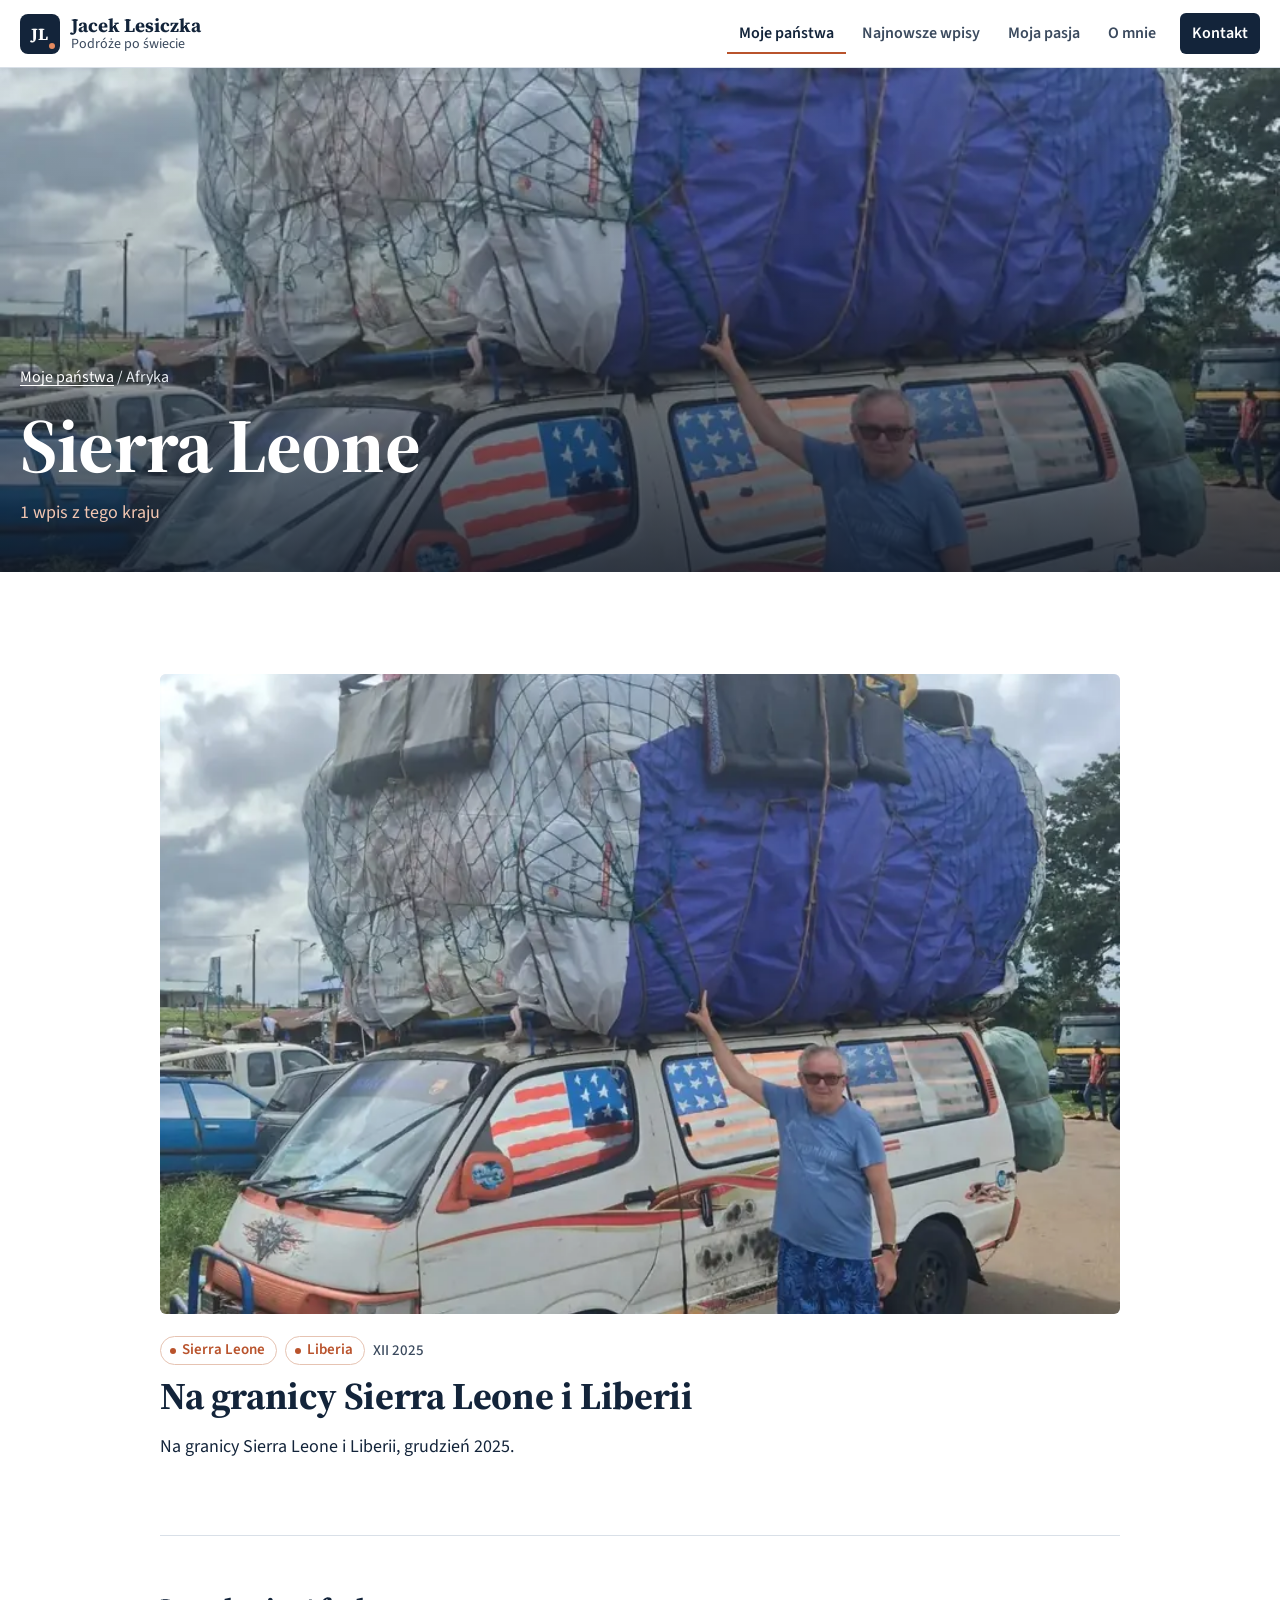
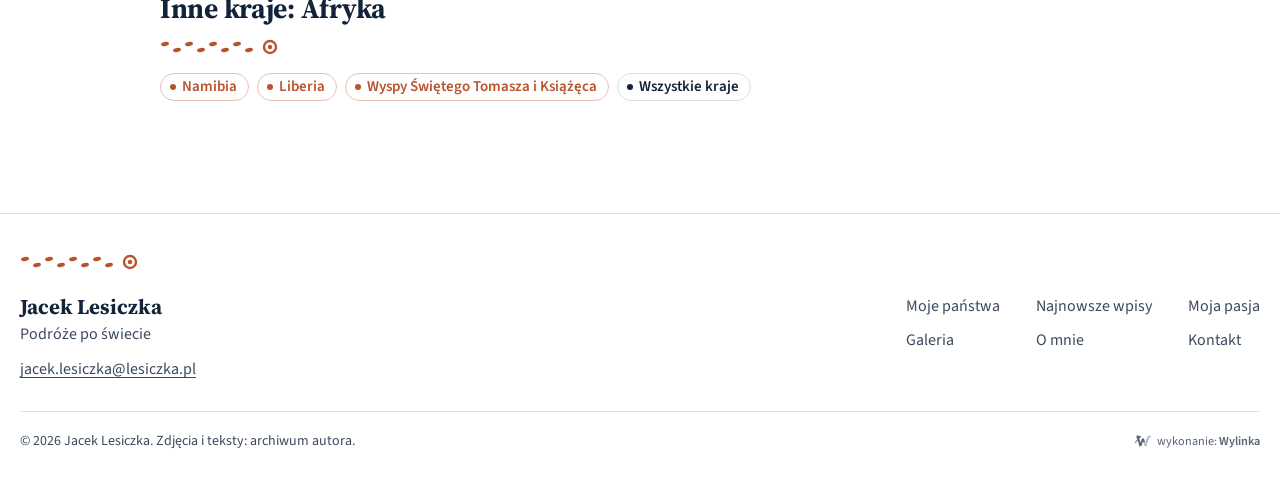
<file: kraj/sierra-leone.html>
<!doctype html>
<html lang="pl">
<head>
<meta charset="utf-8">
<meta name="viewport" content="width=device-width,initial-scale=1,viewport-fit=cover">
<meta name="robots" content="noindex,nofollow">
<title>Sierra Leone - podróże Jacka Lesiczki</title>
<meta name="description" content="Sierra Leone: zdjęcia i zapiski Jacka Lesiczki z podróży (1 wpis).">
<meta name="theme-color" content="#ffffff">
<link rel="icon" href="data:image/svg+xml,%3Csvg xmlns='http://www.w3.org/2000/svg' viewBox='0 0 64 64'%3E%3Crect width='64' height='64' rx='12' fill='%2313243A'/%3E%3Ctext x='30' y='42' font-family='Georgia,serif' font-weight='700' font-size='27' fill='%23ffffff' text-anchor='middle'%3EJL%3C/text%3E%3Ccircle cx='51' cy='50' r='4' fill='%23E07A4F'/%3E%3C/svg%3E">
<link rel="preconnect" href="https://fonts.googleapis.com">
<link rel="preconnect" href="https://fonts.gstatic.com" crossorigin>
<link href="https://fonts.googleapis.com/css2?family=Source+Sans+3:wght@400;500;600;700&family=Source+Serif+4:opsz,wght@8..60,600;8..60,700&display=swap" rel="stylesheet">
<link rel="stylesheet" href="../style.css">
<style>
.wylinka-badge{display:inline-flex;align-items:center;gap:.4em;color:inherit;text-decoration:none;font-size:.875em;line-height:1;opacity:.85}
.wylinka-badge:hover,.wylinka-badge:focus-visible{opacity:1}
.wylinka-badge:focus-visible{outline:2px solid currentColor;outline-offset:3px;border-radius:2px}
.wylinka-badge svg{width:18px;height:18px;flex:none;overflow:visible}
.wylinka-badge b{font-weight:600}
.wylinka-badge .wy-old{opacity:.45;transform-origin:40px 30px;transition:transform .32s cubic-bezier(.3,.7,.4,1),opacity .32s ease-out}
.wylinka-badge .wy-pod{opacity:0;transition:opacity .2s ease-out .08s}
.wylinka-badge:hover .wy-old,.wylinka-badge:focus-visible .wy-old{transform:translate(9px,7px) rotate(9deg);opacity:0}
.wylinka-badge:hover .wy-pod,.wylinka-badge:focus-visible .wy-pod{opacity:1}
@media (prefers-reduced-motion:reduce){.wylinka-badge .wy-old,.wylinka-badge .wy-pod{transition:none}.wylinka-badge:hover .wy-old,.wylinka-badge:focus-visible .wy-old{transform:none;opacity:.45}.wylinka-badge:hover .wy-pod,.wylinka-badge:focus-visible .wy-pod{opacity:0}}
</style>
</head>
<body>
<svg width="0" height="0" style="position:absolute" aria-hidden="true"><defs>
<symbol id="i-mail" viewBox="0 0 24 24"><rect x="3" y="5" width="18" height="14" rx="2" fill="none" stroke="currentColor" stroke-width="2"/><path d="M4 7l8 6 8-6" fill="none" stroke="currentColor" stroke-width="2"/></symbol>
<symbol id="i-strz" viewBox="0 0 24 24"><path d="M5 12h13M13 6l6 6-6 6" fill="none" stroke="currentColor" stroke-width="2.2" stroke-linecap="round" stroke-linejoin="round"/></symbol>
<symbol id="i-lewo" viewBox="0 0 24 24"><path d="M15 5l-7 7 7 7" fill="none" stroke="currentColor" stroke-width="2.4" stroke-linecap="round" stroke-linejoin="round"/></symbol>
<symbol id="i-prawo" viewBox="0 0 24 24"><path d="M9 5l7 7-7 7" fill="none" stroke="currentColor" stroke-width="2.4" stroke-linecap="round" stroke-linejoin="round"/></symbol>
<symbol id="slad" viewBox="0 0 120 16"><g fill="currentColor"><ellipse cx="5" cy="5" rx="4" ry="2" transform="rotate(-12 5 5)"/><ellipse cx="17" cy="11" rx="4" ry="2" transform="rotate(-12 17 11)"/><ellipse cx="29" cy="5" rx="4" ry="2" transform="rotate(-12 29 5)"/><ellipse cx="41" cy="11" rx="4" ry="2" transform="rotate(-12 41 11)"/><ellipse cx="53" cy="5" rx="4" ry="2" transform="rotate(-12 53 5)"/><ellipse cx="65" cy="11" rx="4" ry="2" transform="rotate(-12 65 11)"/><ellipse cx="77" cy="5" rx="4" ry="2" transform="rotate(-12 77 5)"/><ellipse cx="89" cy="11" rx="4" ry="2" transform="rotate(-12 89 11)"/></g><circle cx="110" cy="8" r="6" fill="none" stroke="currentColor" stroke-width="2.4"/><circle cx="110" cy="8" r="2.2" fill="currentColor"/></symbol>
</defs></svg>
<a class="skip" href="#tresc">Przejdź do treści</a><header class="top" id="top">
  <div class="wrap top-in">
    <a class="logo" href="../index.html" aria-label="Jacek Lesiczka, strona główna">
      <span class="logo-znak" aria-hidden="true">JL</span>
      <span class="logo-txt"><b>Jacek Lesiczka</b><small>Podróże po świecie</small></span>
    </a>
    <nav class="menu" id="menu" aria-label="Menu główne">
      <a href="../index.html#panstwa" aria-current="page">Moje państwa</a>
      <a href="../index.html#najnowsze">Najnowsze wpisy</a>
      <a href="../index.html#pasja">Moja pasja</a>
      <a href="../index.html#o-mnie">O mnie</a>
      <a class="menu-kontakt" href="../index.html#kontakt">Kontakt</a>
    </nav>
    <button class="burger" id="burger" aria-label="Menu" aria-expanded="false" aria-controls="menu"><span></span><span></span><span></span></button>
  </div>
</header>
<main id="tresc">
<section class="kraj-gora">
  <img src="../img/sierra-leone-800.webp" alt="" width="800" height="1067">
  <div class="wrap kraj-gora-in">
    <p class="okruchy"><a href="../index.html#panstwa">Moje państwa</a> / Afryka</p>
    <h1>Sierra Leone</h1>
    <p class="kraj-meta">1 wpis z tego kraju</p>
  </div>
</section>
<section class="sek">
  <div class="wrap wrap-waski">
    <article class="wpis-pelny" id="sierra">
  <div class="karuzela jedno"><div class="tor"><img src="../img/sierra-leone-800.webp" alt="Jacek Lesiczka przy busie z wysoko załadowanym bagażem na dachu, Na granicy Sierra Leone i Liberii" width="800" height="1067" loading="lazy"></div></div>
  <div class="wpis-pelny-txt">
    <p class="tagi"><a class="tag" href="sierra-leone.html">Sierra Leone</a><a class="tag" href="liberia.html">Liberia</a><span class="data">XII 2025</span></p>
    <h2>Na granicy Sierra Leone i Liberii</h2>
    <p>Na granicy Sierra Leone i Liberii, grudzień 2025.</p>
  </div>
</article>
    <div class="inne">
      <h2>Inne kraje: Afryka</h2>
      <svg class="slad" aria-hidden="true"><use href="#slad"/></svg>
      <p class="tagi"><a class="tag" href="namibia.html">Namibia</a><a class="tag" href="liberia.html">Liberia</a><a class="tag" href="wyspy-swietego-tomasza-i-ksiazeca.html">Wyspy Świętego Tomasza i Książęca</a><a class="tag tag-wszystkie" href="../index.html#panstwa">Wszystkie kraje</a></p>
    </div>
  </div>
</section>
</main>
<footer class="stopka">
  <div class="wrap">
    <svg class="slad stopka-slad" aria-hidden="true"><use href="#slad"/></svg>
    <div class="stopka-siatka">
      <div class="stopka-marka"><b>Jacek Lesiczka</b><span>Podróże po świecie</span><a href="mailto:jacek.lesiczka@lesiczka.pl">jacek.lesiczka@lesiczka.pl</a></div>
      <nav class="stopka-nav" aria-label="Stopka">
        <a href="../index.html#panstwa">Moje państwa</a><a href="../index.html#najnowsze">Najnowsze wpisy</a><a href="../index.html#pasja">Moja pasja</a>
        <a href="../index.html#galeria">Galeria</a><a href="../index.html#o-mnie">O mnie</a><a href="../index.html#kontakt">Kontakt</a>
      </nav>
    </div>
    <div class="stopka-dol">
      <span>© <span id="rok">2026</span> Jacek Lesiczka. Zdjęcia i teksty: archiwum autora.</span>
      <a class="wylinka-badge" href="https://wylinka.pl/?utm_source=lesiczka.pl&amp;utm_medium=stopka&amp;utm_campaign=wykonanie" rel="noopener" title="Strona wykonana przez Wylinka"><svg viewBox="0 0 64 64" aria-hidden="true" focusable="false" fill="currentColor"><path d="M9.8 22.8l-1.2-7.9 2.2-3.7 15.5 4.6-.5 1.5-7.2 5.5 4.7 15.6 5-15.6 7 0 4.1 12.7-4.2-.9-2.6 1.8-.8-2.2-5.3 15.6-4.3 0 .4 .2-2.1 2.8-1.3-1.1 1.1-1.4-3.1 .2-.1-1.7 2.2-.1-5.7-16.5-4.8 .6-.8 3.1 0 .5-.3 .5 .8 2.2-1.6 .5-.4-1.3-.8 1.6-1.5-.8 .8-1.6-1.4 .6-.6-1.6 2.3-.8 .2-.4 1.3-4.8 5.9-.8-2.4-6.9zM15.2 13.7l-.1-.4-.4 .8-.1 .8 .1 1 .1 .4 .3 .7 .3-.9 .1-.7 0-.8z"/><path class="wy-pod" d="M37.1 49.8l-4.5-13.3 2.6-1.8 4.2 .9 .9 2.8 3-9.7 0-.5 .1-.8 3.2-8.4 .5-1 .6-1 .9-1.1 1.3-1 1.1-.7 1.4-.5 1.4-.3 .7 0 .9 0 1.2 .3 1.4 .6 .8 .5 .7 .7 .6 .7 .5 .9 .3 .9 .1 .9 0 .8-.2 .9-.5 .9-.5 .6-.7 .5-.7 .3-.1-.1 0-.1 .5-.5 .3-.7 .2-.5 0-.6-.1-.6-.3-.7-.4-.5-.4-.4-.5-.3-.6-.3-.7 0-.7 .1-.6 .1-.5 .4-.5 .5-.3 .5-.2 .7-.1 1.5-1.4 5.1-.8 3.3-.3 .7-.5 .7-6 17.5 1.9 .1-.1 1.7-3.1-.2 1.1 1.4-1.3 1.1-2.1-2.8 .4-.2z"/><path class="wy-old" d="M40.8 50l.4-.2-4.1 0-4.2-12.5 2.5-1.7 4.3 .9 .6 1.9 .6-1.6 0-.3 2.4-7.8 0-.5 .1-.8 3.2-8.4 .4-.8 .6-.9 .9-1.2 .9-.9 1.3-.8 1.4-.6 1.2-.3 1.4-.1 1.3 .1 .6 .2 .8 .3 1.1 .6 .9 .7 .7 .9 .5 .9 .3 .9 .1 1.1-.1 .9-.3 .9-.4 .7-.6 .7-.6 .4-.6 .2-.1-.1 0-.1 .5-.5 .3-.7 .2-.5 0-.5-.1-.6-.2-.6-.3-.5-.4-.5-.5-.3-.6-.3-.7-.1-.6 0-.6 .1-.6 .3-.6 .5-.3 .4-.2 .5-.1 .5-.1 1.5-1.4 5.1-.8 3.3-.3 .7-.5 .7-6 17.5 1.9 .1-.1 1.7-3.1-.2 1.1 1.4-1.3 1.1zM49.6 17.1l.6 1.7-1.5 1.9 .4 .4 1.8-2.1-.7-2.1zM48.1 28.3l.5 1.8-1.7 1.8 .4 .4 1.9-2-.6-2.2zM37.9 41.7l1.7-1.5-.4-.4-1.7 1.4zM42.6 38.7l-1.5 2.8 1.1 2-1.3 2.6 .5 .2 1.5-2.8-1.1-2 1.4-2.5z"/></svg><span>wykonanie: <b>Wylinka</b></span></a>
    </div>
  </div>
</footer>
<script src="../app.js" defer></script>
</body>
</html>
</file>
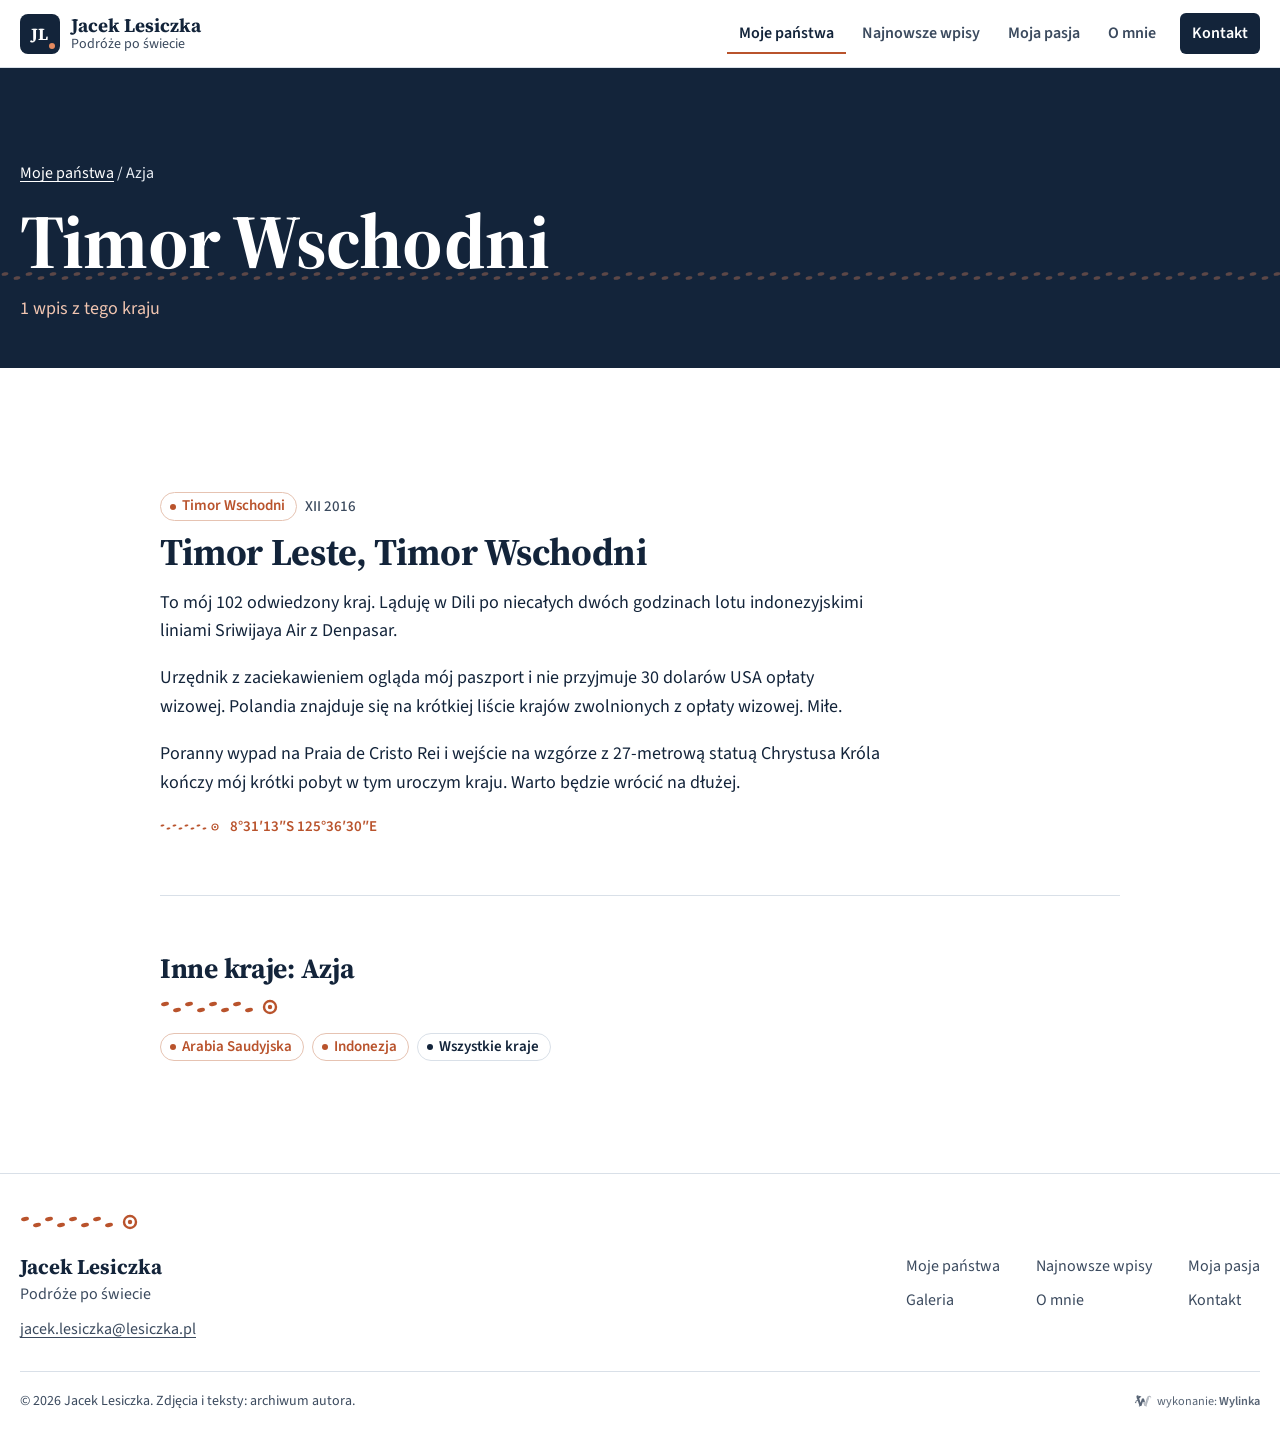
<file: kraj/timor-wschodni.html>
<!doctype html>
<html lang="pl">
<head>
<meta charset="utf-8">
<meta name="viewport" content="width=device-width,initial-scale=1,viewport-fit=cover">
<meta name="robots" content="noindex,nofollow">
<title>Timor Wschodni - podróże Jacka Lesiczki</title>
<meta name="description" content="Timor Wschodni: zdjęcia i zapiski Jacka Lesiczki z podróży (1 wpis).">
<meta name="theme-color" content="#ffffff">
<link rel="icon" href="data:image/svg+xml,%3Csvg xmlns='http://www.w3.org/2000/svg' viewBox='0 0 64 64'%3E%3Crect width='64' height='64' rx='12' fill='%2313243A'/%3E%3Ctext x='30' y='42' font-family='Georgia,serif' font-weight='700' font-size='27' fill='%23ffffff' text-anchor='middle'%3EJL%3C/text%3E%3Ccircle cx='51' cy='50' r='4' fill='%23E07A4F'/%3E%3C/svg%3E">
<link rel="preconnect" href="https://fonts.googleapis.com">
<link rel="preconnect" href="https://fonts.gstatic.com" crossorigin>
<link href="https://fonts.googleapis.com/css2?family=Source+Sans+3:wght@400;500;600;700&family=Source+Serif+4:opsz,wght@8..60,600;8..60,700&display=swap" rel="stylesheet">
<link rel="stylesheet" href="../style.css">
<style>
.wylinka-badge{display:inline-flex;align-items:center;gap:.4em;color:inherit;text-decoration:none;font-size:.875em;line-height:1;opacity:.85}
.wylinka-badge:hover,.wylinka-badge:focus-visible{opacity:1}
.wylinka-badge:focus-visible{outline:2px solid currentColor;outline-offset:3px;border-radius:2px}
.wylinka-badge svg{width:18px;height:18px;flex:none;overflow:visible}
.wylinka-badge b{font-weight:600}
.wylinka-badge .wy-old{opacity:.45;transform-origin:40px 30px;transition:transform .32s cubic-bezier(.3,.7,.4,1),opacity .32s ease-out}
.wylinka-badge .wy-pod{opacity:0;transition:opacity .2s ease-out .08s}
.wylinka-badge:hover .wy-old,.wylinka-badge:focus-visible .wy-old{transform:translate(9px,7px) rotate(9deg);opacity:0}
.wylinka-badge:hover .wy-pod,.wylinka-badge:focus-visible .wy-pod{opacity:1}
@media (prefers-reduced-motion:reduce){.wylinka-badge .wy-old,.wylinka-badge .wy-pod{transition:none}.wylinka-badge:hover .wy-old,.wylinka-badge:focus-visible .wy-old{transform:none;opacity:.45}.wylinka-badge:hover .wy-pod,.wylinka-badge:focus-visible .wy-pod{opacity:0}}
</style>
</head>
<body>
<svg width="0" height="0" style="position:absolute" aria-hidden="true"><defs>
<symbol id="i-mail" viewBox="0 0 24 24"><rect x="3" y="5" width="18" height="14" rx="2" fill="none" stroke="currentColor" stroke-width="2"/><path d="M4 7l8 6 8-6" fill="none" stroke="currentColor" stroke-width="2"/></symbol>
<symbol id="i-strz" viewBox="0 0 24 24"><path d="M5 12h13M13 6l6 6-6 6" fill="none" stroke="currentColor" stroke-width="2.2" stroke-linecap="round" stroke-linejoin="round"/></symbol>
<symbol id="i-lewo" viewBox="0 0 24 24"><path d="M15 5l-7 7 7 7" fill="none" stroke="currentColor" stroke-width="2.4" stroke-linecap="round" stroke-linejoin="round"/></symbol>
<symbol id="i-prawo" viewBox="0 0 24 24"><path d="M9 5l7 7-7 7" fill="none" stroke="currentColor" stroke-width="2.4" stroke-linecap="round" stroke-linejoin="round"/></symbol>
<symbol id="slad" viewBox="0 0 120 16"><g fill="currentColor"><ellipse cx="5" cy="5" rx="4" ry="2" transform="rotate(-12 5 5)"/><ellipse cx="17" cy="11" rx="4" ry="2" transform="rotate(-12 17 11)"/><ellipse cx="29" cy="5" rx="4" ry="2" transform="rotate(-12 29 5)"/><ellipse cx="41" cy="11" rx="4" ry="2" transform="rotate(-12 41 11)"/><ellipse cx="53" cy="5" rx="4" ry="2" transform="rotate(-12 53 5)"/><ellipse cx="65" cy="11" rx="4" ry="2" transform="rotate(-12 65 11)"/><ellipse cx="77" cy="5" rx="4" ry="2" transform="rotate(-12 77 5)"/><ellipse cx="89" cy="11" rx="4" ry="2" transform="rotate(-12 89 11)"/></g><circle cx="110" cy="8" r="6" fill="none" stroke="currentColor" stroke-width="2.4"/><circle cx="110" cy="8" r="2.2" fill="currentColor"/></symbol>
</defs></svg>
<a class="skip" href="#tresc">Przejdź do treści</a><header class="top" id="top">
  <div class="wrap top-in">
    <a class="logo" href="../index.html" aria-label="Jacek Lesiczka, strona główna">
      <span class="logo-znak" aria-hidden="true">JL</span>
      <span class="logo-txt"><b>Jacek Lesiczka</b><small>Podróże po świecie</small></span>
    </a>
    <nav class="menu" id="menu" aria-label="Menu główne">
      <a href="../index.html#panstwa" aria-current="page">Moje państwa</a>
      <a href="../index.html#najnowsze">Najnowsze wpisy</a>
      <a href="../index.html#pasja">Moja pasja</a>
      <a href="../index.html#o-mnie">O mnie</a>
      <a class="menu-kontakt" href="../index.html#kontakt">Kontakt</a>
    </nav>
    <button class="burger" id="burger" aria-label="Menu" aria-expanded="false" aria-controls="menu"><span></span><span></span><span></span></button>
  </div>
</header>
<main id="tresc">
<section class="kraj-gora bez-foto">
  
  <div class="wrap kraj-gora-in">
    <p class="okruchy"><a href="../index.html#panstwa">Moje państwa</a> / Azja</p>
    <h1>Timor Wschodni</h1>
    <p class="kraj-meta">1 wpis z tego kraju</p>
  </div>
</section>
<section class="sek">
  <div class="wrap wrap-waski">
    <article class="wpis-pelny" id="timor">
  
  <div class="wpis-pelny-txt">
    <p class="tagi"><a class="tag" href="timor-wschodni.html">Timor Wschodni</a><span class="data">XII 2016</span></p>
    <h2>Timor Leste, Timor Wschodni</h2>
    <p>To mój 102 odwiedzony kraj. Ląduję w Dili po niecałych dwóch godzinach lotu indonezyjskimi liniami Sriwijaya Air z Denpasar.</p><p>Urzędnik z zaciekawieniem ogląda mój paszport i nie przyjmuje 30 dolarów USA opłaty wizowej. Polandia znajduje się na krótkiej liście krajów zwolnionych z opłaty wizowej. Miłe.</p><p>Poranny wypad na Praia de Cristo Rei i wejście na wzgórze z 27-metrową statuą Chrystusa Króla kończy mój krótki pobyt w tym uroczym kraju. Warto będzie wrócić na dłużej.</p><p class="wspol"><svg class="slad-ik" aria-hidden="true"><use href="#slad"/></svg>8°31′13″S 125°36′30″E</p>
  </div>
</article>
    <div class="inne">
      <h2>Inne kraje: Azja</h2>
      <svg class="slad" aria-hidden="true"><use href="#slad"/></svg>
      <p class="tagi"><a class="tag" href="arabia-saudyjska.html">Arabia Saudyjska</a><a class="tag" href="indonezja.html">Indonezja</a><a class="tag tag-wszystkie" href="../index.html#panstwa">Wszystkie kraje</a></p>
    </div>
  </div>
</section>
</main>
<footer class="stopka">
  <div class="wrap">
    <svg class="slad stopka-slad" aria-hidden="true"><use href="#slad"/></svg>
    <div class="stopka-siatka">
      <div class="stopka-marka"><b>Jacek Lesiczka</b><span>Podróże po świecie</span><a href="mailto:jacek.lesiczka@lesiczka.pl">jacek.lesiczka@lesiczka.pl</a></div>
      <nav class="stopka-nav" aria-label="Stopka">
        <a href="../index.html#panstwa">Moje państwa</a><a href="../index.html#najnowsze">Najnowsze wpisy</a><a href="../index.html#pasja">Moja pasja</a>
        <a href="../index.html#galeria">Galeria</a><a href="../index.html#o-mnie">O mnie</a><a href="../index.html#kontakt">Kontakt</a>
      </nav>
    </div>
    <div class="stopka-dol">
      <span>© <span id="rok">2026</span> Jacek Lesiczka. Zdjęcia i teksty: archiwum autora.</span>
      <a class="wylinka-badge" href="https://wylinka.pl/?utm_source=lesiczka.pl&amp;utm_medium=stopka&amp;utm_campaign=wykonanie" rel="noopener" title="Strona wykonana przez Wylinka"><svg viewBox="0 0 64 64" aria-hidden="true" focusable="false" fill="currentColor"><path d="M9.8 22.8l-1.2-7.9 2.2-3.7 15.5 4.6-.5 1.5-7.2 5.5 4.7 15.6 5-15.6 7 0 4.1 12.7-4.2-.9-2.6 1.8-.8-2.2-5.3 15.6-4.3 0 .4 .2-2.1 2.8-1.3-1.1 1.1-1.4-3.1 .2-.1-1.7 2.2-.1-5.7-16.5-4.8 .6-.8 3.1 0 .5-.3 .5 .8 2.2-1.6 .5-.4-1.3-.8 1.6-1.5-.8 .8-1.6-1.4 .6-.6-1.6 2.3-.8 .2-.4 1.3-4.8 5.9-.8-2.4-6.9zM15.2 13.7l-.1-.4-.4 .8-.1 .8 .1 1 .1 .4 .3 .7 .3-.9 .1-.7 0-.8z"/><path class="wy-pod" d="M37.1 49.8l-4.5-13.3 2.6-1.8 4.2 .9 .9 2.8 3-9.7 0-.5 .1-.8 3.2-8.4 .5-1 .6-1 .9-1.1 1.3-1 1.1-.7 1.4-.5 1.4-.3 .7 0 .9 0 1.2 .3 1.4 .6 .8 .5 .7 .7 .6 .7 .5 .9 .3 .9 .1 .9 0 .8-.2 .9-.5 .9-.5 .6-.7 .5-.7 .3-.1-.1 0-.1 .5-.5 .3-.7 .2-.5 0-.6-.1-.6-.3-.7-.4-.5-.4-.4-.5-.3-.6-.3-.7 0-.7 .1-.6 .1-.5 .4-.5 .5-.3 .5-.2 .7-.1 1.5-1.4 5.1-.8 3.3-.3 .7-.5 .7-6 17.5 1.9 .1-.1 1.7-3.1-.2 1.1 1.4-1.3 1.1-2.1-2.8 .4-.2z"/><path class="wy-old" d="M40.8 50l.4-.2-4.1 0-4.2-12.5 2.5-1.7 4.3 .9 .6 1.9 .6-1.6 0-.3 2.4-7.8 0-.5 .1-.8 3.2-8.4 .4-.8 .6-.9 .9-1.2 .9-.9 1.3-.8 1.4-.6 1.2-.3 1.4-.1 1.3 .1 .6 .2 .8 .3 1.1 .6 .9 .7 .7 .9 .5 .9 .3 .9 .1 1.1-.1 .9-.3 .9-.4 .7-.6 .7-.6 .4-.6 .2-.1-.1 0-.1 .5-.5 .3-.7 .2-.5 0-.5-.1-.6-.2-.6-.3-.5-.4-.5-.5-.3-.6-.3-.7-.1-.6 0-.6 .1-.6 .3-.6 .5-.3 .4-.2 .5-.1 .5-.1 1.5-1.4 5.1-.8 3.3-.3 .7-.5 .7-6 17.5 1.9 .1-.1 1.7-3.1-.2 1.1 1.4-1.3 1.1zM49.6 17.1l.6 1.7-1.5 1.9 .4 .4 1.8-2.1-.7-2.1zM48.1 28.3l.5 1.8-1.7 1.8 .4 .4 1.9-2-.6-2.2zM37.9 41.7l1.7-1.5-.4-.4-1.7 1.4zM42.6 38.7l-1.5 2.8 1.1 2-1.3 2.6 .5 .2 1.5-2.8-1.1-2 1.4-2.5z"/></svg><span>wykonanie: <b>Wylinka</b></span></a>
    </div>
  </div>
</footer>
<script src="../app.js" defer></script>
</body>
</html>
</file>
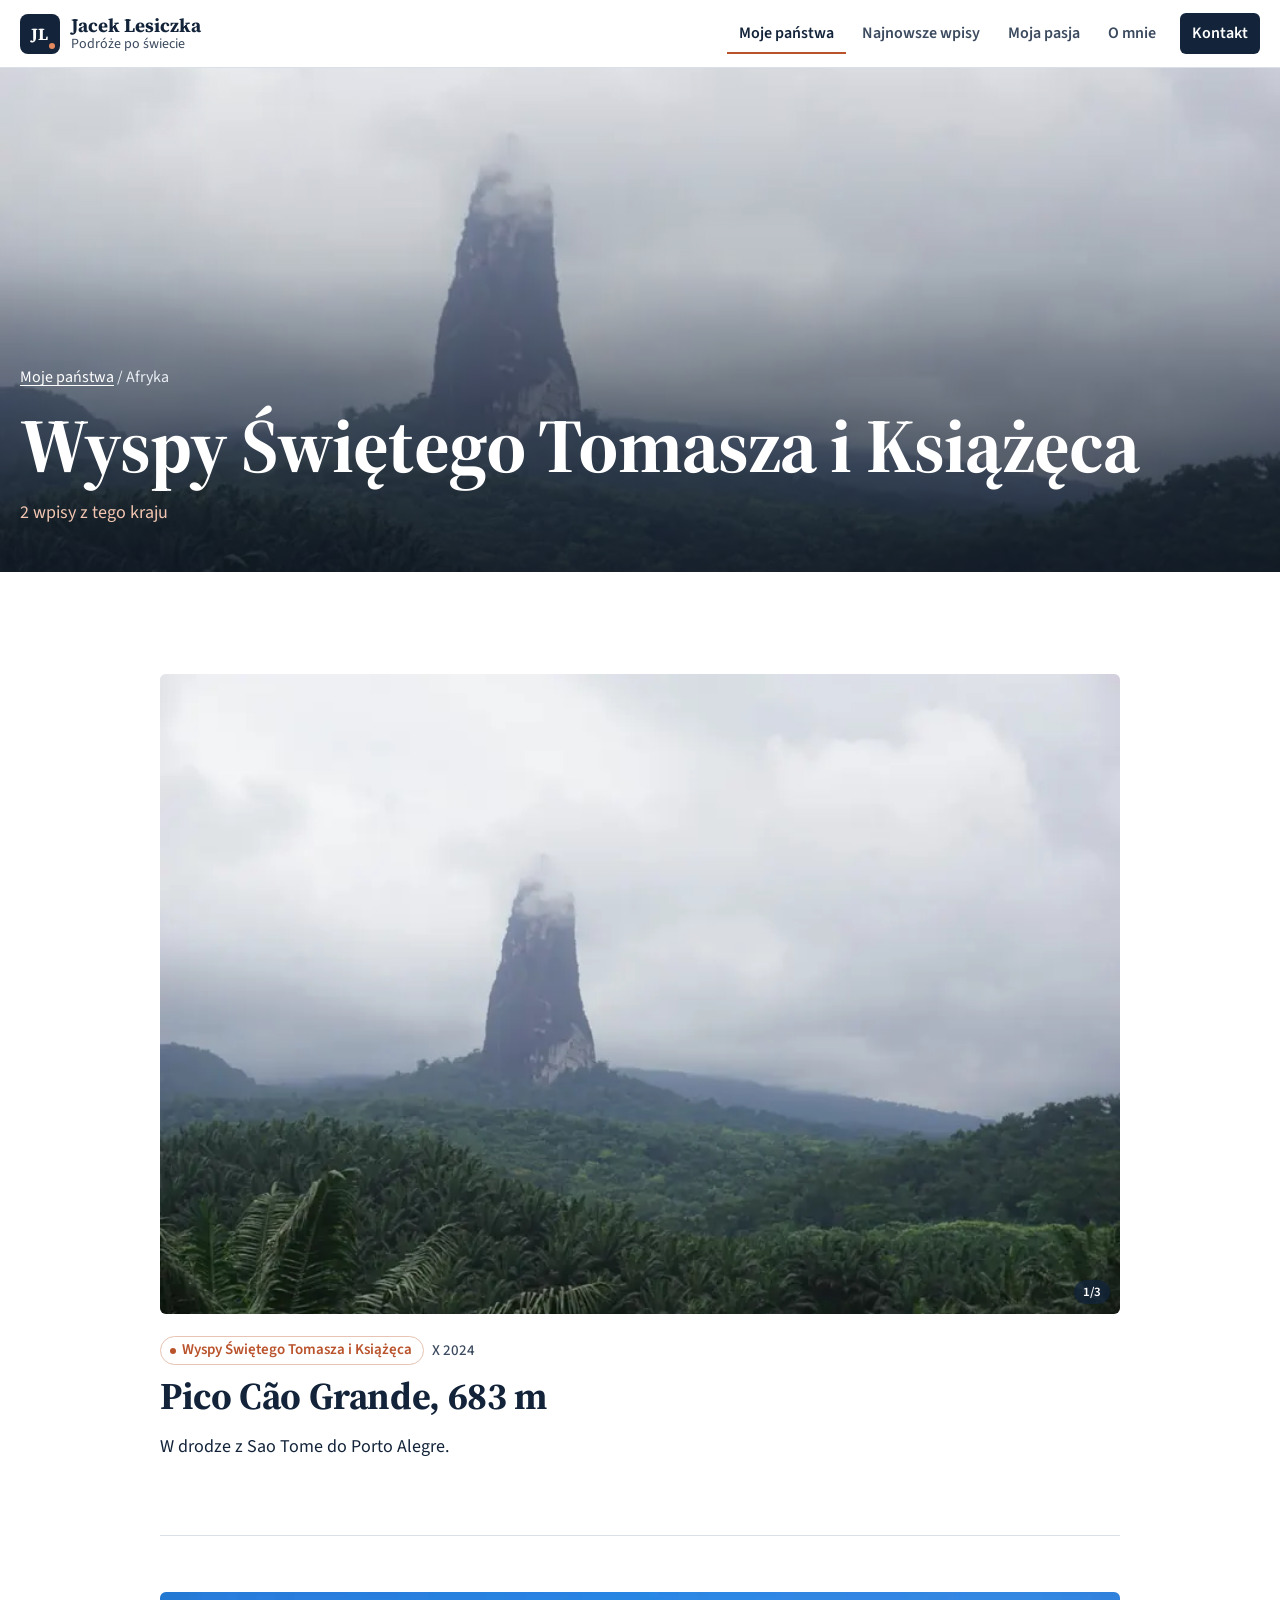
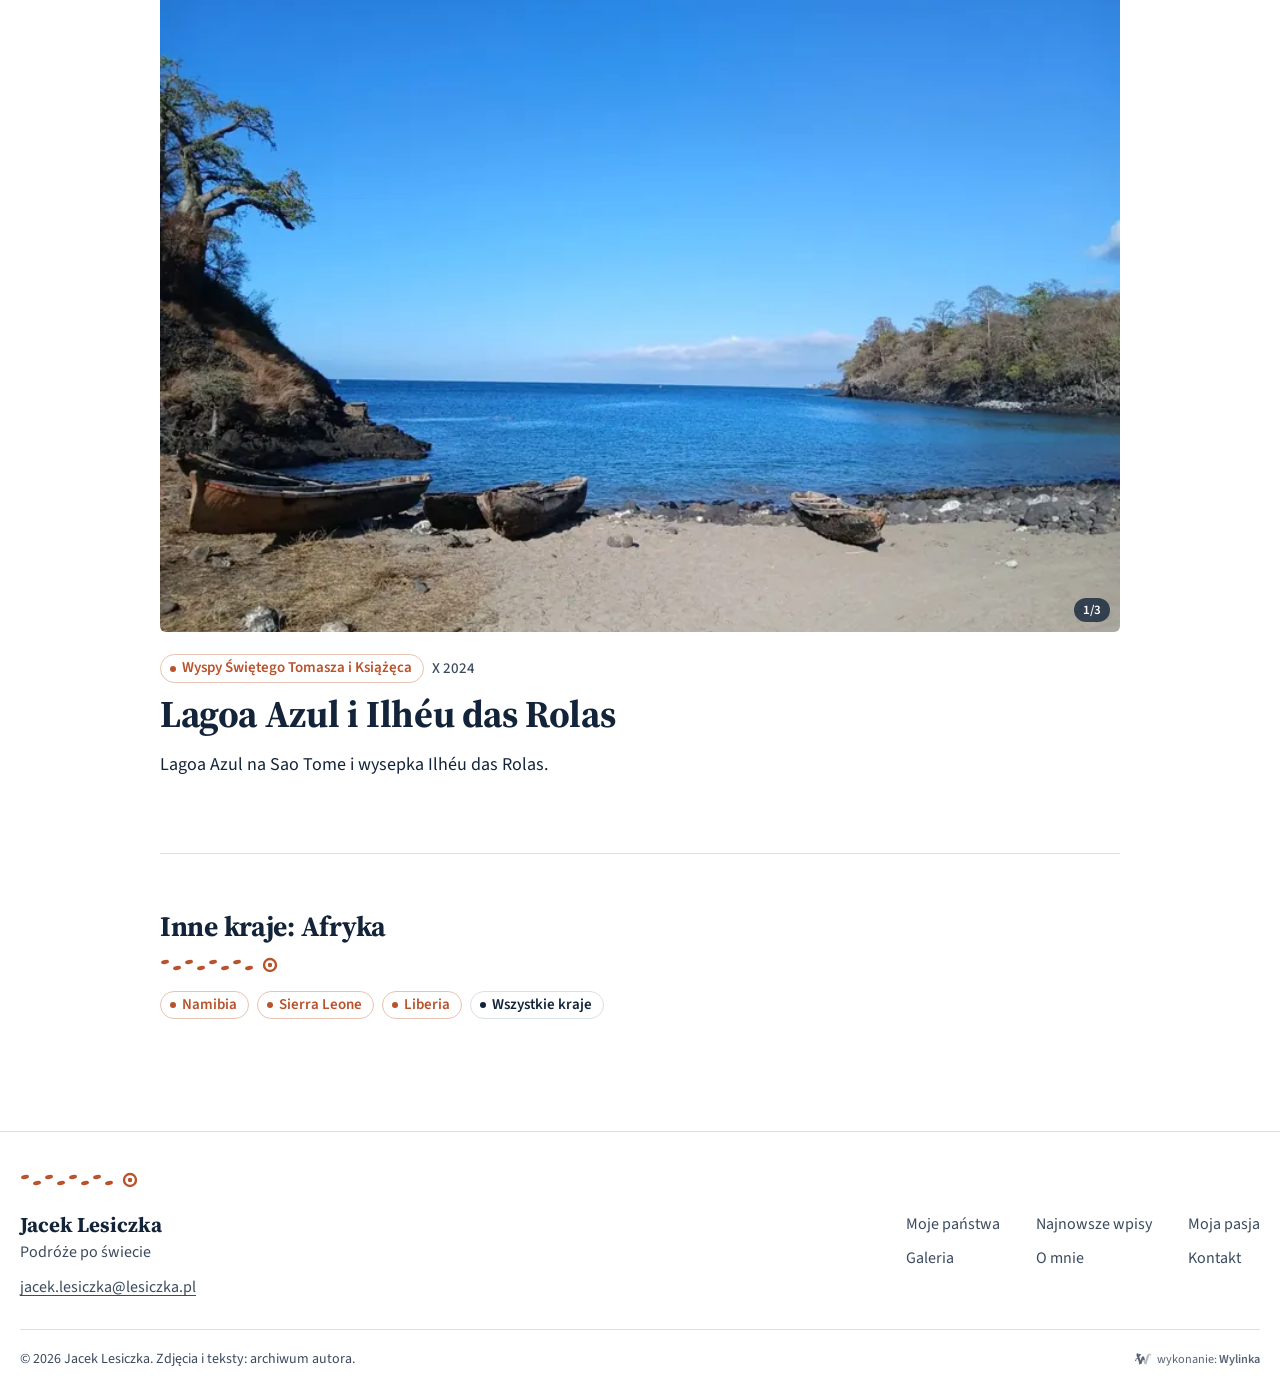
<file: kraj/wyspy-swietego-tomasza-i-ksiazeca.html>
<!doctype html>
<html lang="pl">
<head>
<meta charset="utf-8">
<meta name="viewport" content="width=device-width,initial-scale=1,viewport-fit=cover">
<meta name="robots" content="noindex,nofollow">
<title>Wyspy Świętego Tomasza i Książęca - podróże Jacka Lesiczki</title>
<meta name="description" content="Wyspy Świętego Tomasza i Książęca: zdjęcia i zapiski Jacka Lesiczki z podróży (2 wpisy).">
<meta name="theme-color" content="#ffffff">
<link rel="icon" href="data:image/svg+xml,%3Csvg xmlns='http://www.w3.org/2000/svg' viewBox='0 0 64 64'%3E%3Crect width='64' height='64' rx='12' fill='%2313243A'/%3E%3Ctext x='30' y='42' font-family='Georgia,serif' font-weight='700' font-size='27' fill='%23ffffff' text-anchor='middle'%3EJL%3C/text%3E%3Ccircle cx='51' cy='50' r='4' fill='%23E07A4F'/%3E%3C/svg%3E">
<link rel="preconnect" href="https://fonts.googleapis.com">
<link rel="preconnect" href="https://fonts.gstatic.com" crossorigin>
<link href="https://fonts.googleapis.com/css2?family=Source+Sans+3:wght@400;500;600;700&family=Source+Serif+4:opsz,wght@8..60,600;8..60,700&display=swap" rel="stylesheet">
<link rel="stylesheet" href="../style.css">
<style>
.wylinka-badge{display:inline-flex;align-items:center;gap:.4em;color:inherit;text-decoration:none;font-size:.875em;line-height:1;opacity:.85}
.wylinka-badge:hover,.wylinka-badge:focus-visible{opacity:1}
.wylinka-badge:focus-visible{outline:2px solid currentColor;outline-offset:3px;border-radius:2px}
.wylinka-badge svg{width:18px;height:18px;flex:none;overflow:visible}
.wylinka-badge b{font-weight:600}
.wylinka-badge .wy-old{opacity:.45;transform-origin:40px 30px;transition:transform .32s cubic-bezier(.3,.7,.4,1),opacity .32s ease-out}
.wylinka-badge .wy-pod{opacity:0;transition:opacity .2s ease-out .08s}
.wylinka-badge:hover .wy-old,.wylinka-badge:focus-visible .wy-old{transform:translate(9px,7px) rotate(9deg);opacity:0}
.wylinka-badge:hover .wy-pod,.wylinka-badge:focus-visible .wy-pod{opacity:1}
@media (prefers-reduced-motion:reduce){.wylinka-badge .wy-old,.wylinka-badge .wy-pod{transition:none}.wylinka-badge:hover .wy-old,.wylinka-badge:focus-visible .wy-old{transform:none;opacity:.45}.wylinka-badge:hover .wy-pod,.wylinka-badge:focus-visible .wy-pod{opacity:0}}
</style>
</head>
<body>
<svg width="0" height="0" style="position:absolute" aria-hidden="true"><defs>
<symbol id="i-mail" viewBox="0 0 24 24"><rect x="3" y="5" width="18" height="14" rx="2" fill="none" stroke="currentColor" stroke-width="2"/><path d="M4 7l8 6 8-6" fill="none" stroke="currentColor" stroke-width="2"/></symbol>
<symbol id="i-strz" viewBox="0 0 24 24"><path d="M5 12h13M13 6l6 6-6 6" fill="none" stroke="currentColor" stroke-width="2.2" stroke-linecap="round" stroke-linejoin="round"/></symbol>
<symbol id="i-lewo" viewBox="0 0 24 24"><path d="M15 5l-7 7 7 7" fill="none" stroke="currentColor" stroke-width="2.4" stroke-linecap="round" stroke-linejoin="round"/></symbol>
<symbol id="i-prawo" viewBox="0 0 24 24"><path d="M9 5l7 7-7 7" fill="none" stroke="currentColor" stroke-width="2.4" stroke-linecap="round" stroke-linejoin="round"/></symbol>
<symbol id="slad" viewBox="0 0 120 16"><g fill="currentColor"><ellipse cx="5" cy="5" rx="4" ry="2" transform="rotate(-12 5 5)"/><ellipse cx="17" cy="11" rx="4" ry="2" transform="rotate(-12 17 11)"/><ellipse cx="29" cy="5" rx="4" ry="2" transform="rotate(-12 29 5)"/><ellipse cx="41" cy="11" rx="4" ry="2" transform="rotate(-12 41 11)"/><ellipse cx="53" cy="5" rx="4" ry="2" transform="rotate(-12 53 5)"/><ellipse cx="65" cy="11" rx="4" ry="2" transform="rotate(-12 65 11)"/><ellipse cx="77" cy="5" rx="4" ry="2" transform="rotate(-12 77 5)"/><ellipse cx="89" cy="11" rx="4" ry="2" transform="rotate(-12 89 11)"/></g><circle cx="110" cy="8" r="6" fill="none" stroke="currentColor" stroke-width="2.4"/><circle cx="110" cy="8" r="2.2" fill="currentColor"/></symbol>
</defs></svg>
<a class="skip" href="#tresc">Przejdź do treści</a><header class="top" id="top">
  <div class="wrap top-in">
    <a class="logo" href="../index.html" aria-label="Jacek Lesiczka, strona główna">
      <span class="logo-znak" aria-hidden="true">JL</span>
      <span class="logo-txt"><b>Jacek Lesiczka</b><small>Podróże po świecie</small></span>
    </a>
    <nav class="menu" id="menu" aria-label="Menu główne">
      <a href="../index.html#panstwa" aria-current="page">Moje państwa</a>
      <a href="../index.html#najnowsze">Najnowsze wpisy</a>
      <a href="../index.html#pasja">Moja pasja</a>
      <a href="../index.html#o-mnie">O mnie</a>
      <a class="menu-kontakt" href="../index.html#kontakt">Kontakt</a>
    </nav>
    <button class="burger" id="burger" aria-label="Menu" aria-expanded="false" aria-controls="menu"><span></span><span></span><span></span></button>
  </div>
</header>
<main id="tresc">
<section class="kraj-gora">
  <img src="../img/saotome-pico-2-800.webp" alt="" width="800" height="533">
  <div class="wrap kraj-gora-in">
    <p class="okruchy"><a href="../index.html#panstwa">Moje państwa</a> / Afryka</p>
    <h1>Wyspy Świętego Tomasza i Książęca</h1>
    <p class="kraj-meta">2 wpisy z tego kraju</p>
  </div>
</section>
<section class="sek">
  <div class="wrap wrap-waski">
    <article class="wpis-pelny" id="pico">
  <div class="karuzela" data-kar tabindex="0" aria-label="Zdjęcia: Pico Cão Grande, 683 m"><div class="tor"><img src="../img/saotome-pico-2-800.webp" alt="Pico Cão Grande wyrastający nad lasem, Pico Cão Grande, 683 m" width="800" height="533" loading="lazy"><img src="../img/saotome-pico-1-800.webp" alt="Pico Cão Grande w chmurach, Pico Cão Grande, 683 m" width="800" height="533" loading="lazy"><img src="../img/saotome-droga-800.webp" alt="Pico Cão Grande widziany z drogi, Pico Cão Grande, 683 m" width="800" height="533" loading="lazy"></div><button class="kar-btn l" data-k="-1" aria-label="Poprzednie zdjęcie"><svg><use href="#i-lewo"/></svg></button><button class="kar-btn p" data-k="1" aria-label="Następne zdjęcie"><svg><use href="#i-prawo"/></svg></button><span class="licznik" aria-hidden="true">1/3</span></div>
  <div class="wpis-pelny-txt">
    <p class="tagi"><a class="tag" href="wyspy-swietego-tomasza-i-ksiazeca.html">Wyspy Świętego Tomasza i Książęca</a><span class="data">X 2024</span></p>
    <h2>Pico Cão Grande, 683 m</h2>
    <p>W drodze z Sao Tome do Porto Alegre.</p>
  </div>
</article><article class="wpis-pelny" id="saotome">
  <div class="karuzela" data-kar tabindex="0" aria-label="Zdjęcia: Lagoa Azul i Ilhéu das Rolas"><div class="tor"><img src="../img/saotome-lagoa-2-800.webp" alt="Lagoa Azul, zatoka z łodziami, Lagoa Azul i Ilhéu das Rolas" width="800" height="600" loading="lazy"><img src="../img/saotome-lagoa-1-800.webp" alt="Lagoa Azul z góry, Lagoa Azul i Ilhéu das Rolas" width="800" height="1067" loading="lazy"><img src="../img/saotome-rolas-800.webp" alt="Plaża na Ilhéu das Rolas, Lagoa Azul i Ilhéu das Rolas" width="800" height="600" loading="lazy"></div><button class="kar-btn l" data-k="-1" aria-label="Poprzednie zdjęcie"><svg><use href="#i-lewo"/></svg></button><button class="kar-btn p" data-k="1" aria-label="Następne zdjęcie"><svg><use href="#i-prawo"/></svg></button><span class="licznik" aria-hidden="true">1/3</span></div>
  <div class="wpis-pelny-txt">
    <p class="tagi"><a class="tag" href="wyspy-swietego-tomasza-i-ksiazeca.html">Wyspy Świętego Tomasza i Książęca</a><span class="data">X 2024</span></p>
    <h2>Lagoa Azul i Ilhéu das Rolas</h2>
    <p>Lagoa Azul na Sao Tome i wysepka Ilhéu das Rolas.</p>
  </div>
</article>
    <div class="inne">
      <h2>Inne kraje: Afryka</h2>
      <svg class="slad" aria-hidden="true"><use href="#slad"/></svg>
      <p class="tagi"><a class="tag" href="namibia.html">Namibia</a><a class="tag" href="sierra-leone.html">Sierra Leone</a><a class="tag" href="liberia.html">Liberia</a><a class="tag tag-wszystkie" href="../index.html#panstwa">Wszystkie kraje</a></p>
    </div>
  </div>
</section>
</main>
<footer class="stopka">
  <div class="wrap">
    <svg class="slad stopka-slad" aria-hidden="true"><use href="#slad"/></svg>
    <div class="stopka-siatka">
      <div class="stopka-marka"><b>Jacek Lesiczka</b><span>Podróże po świecie</span><a href="mailto:jacek.lesiczka@lesiczka.pl">jacek.lesiczka@lesiczka.pl</a></div>
      <nav class="stopka-nav" aria-label="Stopka">
        <a href="../index.html#panstwa">Moje państwa</a><a href="../index.html#najnowsze">Najnowsze wpisy</a><a href="../index.html#pasja">Moja pasja</a>
        <a href="../index.html#galeria">Galeria</a><a href="../index.html#o-mnie">O mnie</a><a href="../index.html#kontakt">Kontakt</a>
      </nav>
    </div>
    <div class="stopka-dol">
      <span>© <span id="rok">2026</span> Jacek Lesiczka. Zdjęcia i teksty: archiwum autora.</span>
      <a class="wylinka-badge" href="https://wylinka.pl/?utm_source=lesiczka.pl&amp;utm_medium=stopka&amp;utm_campaign=wykonanie" rel="noopener" title="Strona wykonana przez Wylinka"><svg viewBox="0 0 64 64" aria-hidden="true" focusable="false" fill="currentColor"><path d="M9.8 22.8l-1.2-7.9 2.2-3.7 15.5 4.6-.5 1.5-7.2 5.5 4.7 15.6 5-15.6 7 0 4.1 12.7-4.2-.9-2.6 1.8-.8-2.2-5.3 15.6-4.3 0 .4 .2-2.1 2.8-1.3-1.1 1.1-1.4-3.1 .2-.1-1.7 2.2-.1-5.7-16.5-4.8 .6-.8 3.1 0 .5-.3 .5 .8 2.2-1.6 .5-.4-1.3-.8 1.6-1.5-.8 .8-1.6-1.4 .6-.6-1.6 2.3-.8 .2-.4 1.3-4.8 5.9-.8-2.4-6.9zM15.2 13.7l-.1-.4-.4 .8-.1 .8 .1 1 .1 .4 .3 .7 .3-.9 .1-.7 0-.8z"/><path class="wy-pod" d="M37.1 49.8l-4.5-13.3 2.6-1.8 4.2 .9 .9 2.8 3-9.7 0-.5 .1-.8 3.2-8.4 .5-1 .6-1 .9-1.1 1.3-1 1.1-.7 1.4-.5 1.4-.3 .7 0 .9 0 1.2 .3 1.4 .6 .8 .5 .7 .7 .6 .7 .5 .9 .3 .9 .1 .9 0 .8-.2 .9-.5 .9-.5 .6-.7 .5-.7 .3-.1-.1 0-.1 .5-.5 .3-.7 .2-.5 0-.6-.1-.6-.3-.7-.4-.5-.4-.4-.5-.3-.6-.3-.7 0-.7 .1-.6 .1-.5 .4-.5 .5-.3 .5-.2 .7-.1 1.5-1.4 5.1-.8 3.3-.3 .7-.5 .7-6 17.5 1.9 .1-.1 1.7-3.1-.2 1.1 1.4-1.3 1.1-2.1-2.8 .4-.2z"/><path class="wy-old" d="M40.8 50l.4-.2-4.1 0-4.2-12.5 2.5-1.7 4.3 .9 .6 1.9 .6-1.6 0-.3 2.4-7.8 0-.5 .1-.8 3.2-8.4 .4-.8 .6-.9 .9-1.2 .9-.9 1.3-.8 1.4-.6 1.2-.3 1.4-.1 1.3 .1 .6 .2 .8 .3 1.1 .6 .9 .7 .7 .9 .5 .9 .3 .9 .1 1.1-.1 .9-.3 .9-.4 .7-.6 .7-.6 .4-.6 .2-.1-.1 0-.1 .5-.5 .3-.7 .2-.5 0-.5-.1-.6-.2-.6-.3-.5-.4-.5-.5-.3-.6-.3-.7-.1-.6 0-.6 .1-.6 .3-.6 .5-.3 .4-.2 .5-.1 .5-.1 1.5-1.4 5.1-.8 3.3-.3 .7-.5 .7-6 17.5 1.9 .1-.1 1.7-3.1-.2 1.1 1.4-1.3 1.1zM49.6 17.1l.6 1.7-1.5 1.9 .4 .4 1.8-2.1-.7-2.1zM48.1 28.3l.5 1.8-1.7 1.8 .4 .4 1.9-2-.6-2.2zM37.9 41.7l1.7-1.5-.4-.4-1.7 1.4zM42.6 38.7l-1.5 2.8 1.1 2-1.3 2.6 .5 .2 1.5-2.8-1.1-2 1.4-2.5z"/></svg><span>wykonanie: <b>Wylinka</b></span></a>
    </div>
  </div>
</footer>
<script src="../app.js" defer></script>
</body>
</html>
</file>
<file: style.css>
/* Jacek Lesiczka - podróże po świecie. Motyw: ślad kroków na grani wydmy (Sossusvlei, XI 2024) zakończony punktem. */
:root{
  --ink:#13243A;          /* granat nocnego nieba nad Elephant Rock */
  --ink-2:#3B4A5E;
  --wydma:#B9532C;        /* wydma Sossusvlei w słońcu, pogłębiona do kontrastu */
  --wydma-jasna:#E58A5F;  /* ta sama wydma na granacie */
  --niebo:#3E81CE;
  --bg:#FFFFFF;
  --szary:#EEF2F6;
  --linia:#D9E0E8;
  --hh:68px;
  --serif:"Source Serif 4",Georgia,"Times New Roman",serif;
  --sans:"Source Sans 3",system-ui,-apple-system,"Segoe UI",Roboto,sans-serif;
  --r:6px;
}
*,*::before,*::after{box-sizing:border-box}
html{scroll-behavior:smooth;scroll-padding-top:var(--hh);-webkit-text-size-adjust:100%}
body{margin:0;font:400 17px/1.6 var(--sans);color:var(--ink);background:var(--bg);overflow-x:hidden}
img{display:block;max-width:100%;height:auto}
a{color:inherit}
h1,h2,h3{font-family:var(--serif);font-weight:700;line-height:1.15;margin:0;letter-spacing:-.01em}
p{margin:0 0 1em}
button{font:inherit;color:inherit;cursor:pointer}
.wrap{width:min(1240px,100% - 32px);margin-inline:auto}
.wrap-waski{width:min(960px,100% - 32px)}
.skip{position:absolute;left:-9999px;top:0;background:var(--ink);color:#fff;padding:10px 14px;z-index:100}
.skip:focus{left:8px;top:8px}
:focus-visible{outline:2px solid var(--niebo);outline-offset:2px}

/* ślad */
.slad{display:block;width:120px;height:16px;color:var(--wydma);margin:14px 0 18px}
.slad-ik{width:60px;height:8px;color:currentColor;flex:none;vertical-align:middle}

/* nagłówek */
.top{position:sticky;top:0;z-index:50;height:var(--hh);background:rgba(255,255,255,.97);border-bottom:1px solid var(--linia);backdrop-filter:saturate(1.2) blur(6px)}
.top-in{height:100%;display:flex;align-items:center;justify-content:space-between;gap:20px}
.logo{display:flex;align-items:center;gap:11px;text-decoration:none;min-width:0}
.logo-znak{position:relative;flex:none;width:40px;height:40px;border-radius:8px;background:var(--ink);color:#fff;font:700 17px/40px var(--serif);text-align:center;letter-spacing:.02em}
.logo-znak::after{content:"";position:absolute;right:5px;bottom:5px;width:6px;height:6px;border-radius:50%;background:var(--wydma-jasna)}
.logo-txt{display:flex;flex-direction:column;line-height:1.15;min-width:0}
.logo-txt b{font:700 19px/1.15 var(--serif)}
.logo-txt small{font-size:14px;color:var(--ink-2)}
.menu{display:flex;align-items:center;gap:4px}
.menu a{text-decoration:none;font-weight:600;font-size:16px;padding:8px 12px;border-radius:var(--r);color:var(--ink-2)}
.menu a:hover{color:var(--ink);background:var(--szary)}
.menu a[aria-current="page"]{color:var(--ink);box-shadow:inset 0 -2px 0 var(--wydma);border-radius:0}
.menu .menu-kontakt{margin-left:8px;background:var(--ink);color:#fff;border-radius:var(--r)}
.menu .menu-kontakt:hover{background:#1d3352;color:#fff}
.menu .menu-kontakt[aria-current="page"]{box-shadow:none;border-radius:var(--r)}
.burger{display:none;width:44px;height:44px;border:0;background:none;padding:10px;flex:none}
.burger span{display:block;height:2px;background:var(--ink);margin:5px 0;transition:transform .2s,opacity .2s}
.burger[aria-expanded="true"] span:nth-child(1){transform:translateY(7px) rotate(45deg)}
.burger[aria-expanded="true"] span:nth-child(2){opacity:0}
.burger[aria-expanded="true"] span:nth-child(3){transform:translateY(-7px) rotate(-45deg)}

/* przyciski */
.btn{display:inline-flex;align-items:center;gap:10px;background:var(--wydma);color:#fff;text-decoration:none;font-weight:700;font-size:17px;padding:14px 22px;border-radius:var(--r);border:0;transition:background .15s}
.btn:hover{background:#9E4422}
.btn svg{width:20px;height:20px}
.link-jasny{color:#fff;font-weight:600;text-underline-offset:4px}

/* hero: pełnoekranowe zdjęcie z Namibii */
.hero{position:relative;min-height:calc(100svh - var(--hh));display:flex;align-items:flex-end;color:#fff;overflow:hidden;background:#3a2a22}
.hero-foto,.hero-foto img{position:absolute;inset:0;width:100%;height:100%}
.hero-foto img{object-fit:cover;object-position:50% 62%}
.hero::after{content:"";position:absolute;inset:0;background:linear-gradient(90deg,rgba(12,20,34,.66) 0,rgba(12,20,34,.32) 42%,rgba(12,20,34,0) 70%),linear-gradient(0deg,rgba(12,20,34,.45) 0,rgba(12,20,34,0) 35%)}
.hero-in{position:relative;z-index:1;width:100%;padding:0 0 clamp(40px,8vh,96px)}
.hero-txt{max-width:900px}
.hero .lead{max-width:640px}
.hero h1{font-size:clamp(48px,6.4vw,96px);line-height:1.02;text-shadow:0 2px 24px rgba(0,0,0,.25)}
.hero .lead{font-size:clamp(19px,1.5vw,22px);line-height:1.5;margin:20px 0 30px;max-width:34em;color:#F3F0EC}
.hero-akcje{display:flex;align-items:center;gap:26px;flex-wrap:wrap}
.hero-podpis{position:absolute;right:0;bottom:0;margin:0;display:flex;align-items:center;gap:10px;font-size:15px;color:#fff;opacity:.92}
.hero-in .wrap{position:relative}

/* sekcje */
.sek{padding:clamp(64px,8vw,112px) 0}
.sek-szara{background:var(--szary)}
.sek-noc{background:var(--ink);color:#E6ECF2}
.sek-noc .slad{color:var(--wydma-jasna)}
.nagl{max-width:720px;margin-bottom:36px}
.nagl h2{font-size:clamp(32px,3.6vw,48px)}
.nagl p{font-size:18px;color:var(--ink-2);margin:0}
.sek-noc .nagl p{color:#B9C5D3}
.nagl-rzad{max-width:none;display:flex;align-items:flex-end;justify-content:space-between;gap:20px}

/* tagi krajów i data */
.tagi{display:flex;flex-wrap:wrap;align-items:center;gap:6px 8px;margin:0 0 10px;font-size:15px}
.tag{display:inline-flex;align-items:center;gap:6px;text-decoration:none;font-weight:600;color:var(--wydma);border:1px solid #E6C3B2;border-radius:999px;padding:2px 11px 2px 9px;line-height:1.5;background:#fff}
.tag::before{content:"";width:6px;height:6px;border-radius:50%;background:currentColor}
.tag:hover{border-color:var(--wydma)}
.data{color:var(--ink-2);font-weight:500}

/* karty wpisów */
.karty{display:grid;grid-template-columns:repeat(3,minmax(0,1fr));gap:40px 28px}
.karta{min-width:0}
.karta-txt{padding-top:16px}
.karta h3{font-size:24px;margin:0 0 8px}
.karta h3 a{text-decoration:none}
.karta h3 a:hover{text-decoration:underline;text-underline-offset:4px;text-decoration-thickness:1px}
.karta-txt>p:last-child{color:var(--ink-2);margin:0}

/* karuzela zdjęć w karcie: palec, mysz, strzałki */
.karuzela{position:relative;border-radius:var(--r);overflow:hidden;background:var(--szary)}
.tor{display:flex;overflow-x:auto;scroll-snap-type:x mandatory;scrollbar-width:none;overscroll-behavior-x:contain;aspect-ratio:4/3}
.tor::-webkit-scrollbar{display:none}
.tor img{flex:0 0 100%;width:100%;height:100%;object-fit:cover;scroll-snap-align:start;user-select:none;-webkit-user-drag:none}
.karuzela.ciag .tor{scroll-snap-type:none;cursor:grabbing}
.karuzela[data-kar] .tor{cursor:grab}
.kar-btn{position:absolute;top:50%;transform:translateY(-50%);width:40px;height:40px;border-radius:50%;border:0;background:rgba(255,255,255,.92);color:var(--ink);display:grid;place-items:center;opacity:0;transition:opacity .15s;box-shadow:0 2px 10px rgba(0,0,0,.15)}
.kar-btn svg{width:20px;height:20px}
.kar-btn.l{left:10px}.kar-btn.p{right:10px}
.karuzela:hover .kar-btn,.karuzela:focus-within .kar-btn{opacity:1}
.kar-btn[disabled]{opacity:0!important;pointer-events:none}
.licznik{position:absolute;right:10px;bottom:10px;background:rgba(19,36,58,.78);color:#fff;font-size:13px;font-weight:600;padding:2px 9px;border-radius:999px;font-variant-numeric:tabular-nums}

/* moje państwa */
.panstwa-gora{display:flex;justify-content:space-between;align-items:flex-end;gap:32px}
.panstwa-gora .nagl{margin-bottom:0}
.licznik-krajow{margin:0;display:flex;flex-direction:column;align-items:flex-end;line-height:1}
.licznik-krajow b{font:700 clamp(72px,9vw,128px)/.9 var(--serif);color:var(--wydma-jasna);letter-spacing:-.03em}
.licznik-krajow span{font-size:18px;color:#B9C5D3;margin-top:8px}
.trasa{list-style:none;margin:44px 0 40px;padding:0;display:grid;grid-template-columns:repeat(4,minmax(0,1fr));position:relative}
.trasa::before{content:"";position:absolute;left:0;right:0;top:9px;height:10px;background:url("data:image/svg+xml,%3Csvg xmlns='http://www.w3.org/2000/svg' width='24' height='10'%3E%3Cg fill='%23E58A5F' fill-opacity='.55'%3E%3Cellipse cx='5' cy='3' rx='3.4' ry='1.7' transform='rotate(-12 5 3)'/%3E%3Cellipse cx='17' cy='7' rx='3.4' ry='1.7' transform='rotate(-12 17 7)'/%3E%3C/g%3E%3C/svg%3E") repeat-x left center}
.trasa li{position:relative;padding-top:34px;display:flex;flex-direction:column;gap:2px}
.trasa li::before{content:"";position:absolute;left:0;top:2px;width:22px;height:22px;border-radius:50%;border:2.5px solid var(--wydma-jasna);background:var(--ink) radial-gradient(circle,var(--wydma-jasna) 0 3.5px,transparent 4px)}
.trasa b{font:700 30px/1.1 var(--serif);color:#fff}
.trasa span{font-weight:600;color:#E6ECF2}
.trasa small{font-size:14px;color:#9FB0C3}
.filtry{display:flex;flex-wrap:wrap;gap:8px;margin-bottom:24px}
.filtr{border:1px solid #3A4E68;background:transparent;color:#DCE4EC;border-radius:999px;padding:7px 15px;font-size:15px;font-weight:600}
.filtr:hover{border-color:#7F93AA}
.filtr[aria-pressed="true"]{background:#fff;color:var(--ink);border-color:#fff}
.kafle{list-style:none;margin:0;padding:0}
.kafle-ma{display:grid;grid-template-columns:repeat(5,minmax(0,1fr));gap:14px;margin-bottom:22px}
.kafel.ma a{position:relative;display:block;aspect-ratio:4/5;border-radius:var(--r);overflow:hidden;text-decoration:none;color:#fff;background:#1F3550}
.kafel.ma img{width:100%;height:100%;object-fit:cover;transition:transform .5s cubic-bezier(.2,.7,.3,1)}
.kafel.ma a:hover img{transform:scale(1.04)}
.kafel.ma a::after{content:"";position:absolute;inset:0;background:linear-gradient(0deg,rgba(10,18,30,.85) 0,rgba(10,18,30,.1) 55%,transparent)}
.kafel.ma .kafel-txt{position:absolute;left:14px;right:12px;bottom:12px;z-index:1;display:flex;flex-direction:column;line-height:1.25}
.kafel.ma b{font:700 19px/1.2 var(--serif)}
.kafel.ma small{font-size:14px;color:#F2C6B1;margin-top:3px}
.kafel-slad{position:absolute;inset:0;display:grid;place-items:center;color:var(--wydma-jasna)}
.kafel-slad svg{width:120px;height:16px}
.kafle-bez{display:grid;grid-template-columns:repeat(6,minmax(0,1fr));gap:0 18px;border-top:1px solid #2B405C}
.kafle-bez .kafel{border-bottom:1px solid #2B405C;padding:9px 0 9px 16px;position:relative;font-size:16px;color:#DCE4EC;min-width:0}
.kafle-bez .kafel::before{content:"";position:absolute;left:0;top:50%;width:6px;height:6px;margin-top:-3px;border-radius:50%;border:1.5px solid var(--wydma-jasna)}
.kafle-bez b{font-weight:500;overflow-wrap:anywhere}
.kafel[hidden]{display:none}
.kafle-bez.zwin{max-height:calc(41px * 4);overflow:hidden;-webkit-mask-image:linear-gradient(#000 60%,transparent);mask-image:linear-gradient(#000 60%,transparent)}
.btn-obrys{display:inline-flex;align-items:center;gap:8px;margin-top:18px;border:1px solid #7F93AA;background:transparent;color:#fff;border-radius:var(--r);padding:11px 18px;font-weight:600}
.btn-obrys:hover{border-color:#fff}
.uwaga{font-size:14px;color:#8FA1B6;margin:22px 0 0}

/* moja pasja / dziennik */
.dziennik{display:grid;grid-template-columns:minmax(0,1fr) minmax(0,1fr);gap:28px}
.wpis{background:#fff;border-radius:var(--r);overflow:hidden;display:flex;flex-direction:column}
.wpis-foto{margin:0;aspect-ratio:16/9;overflow:hidden}
.wpis-foto img{width:100%;height:100%;object-fit:cover}
.wpis-txt{padding:28px 30px 30px}
.wpis h3{font-size:28px;margin:0 0 12px}
.wpis h3 a{text-decoration:none}
.wpis-cytat{justify-content:center}
blockquote{margin:0 0 18px;padding:0 0 0 20px;border-left:3px solid var(--wydma);font:600 clamp(21px,1.8vw,25px)/1.4 var(--serif);color:var(--ink)}
blockquote p{margin:0}
.wspol{display:flex;align-items:center;gap:10px;color:var(--wydma);font-weight:600;font-size:15px;margin:0;font-variant-numeric:tabular-nums}

/* galeria */
.gal{display:flex;gap:16px;overflow-x:auto;scroll-snap-type:x mandatory;padding:4px max(16px,calc((100% - 1240px)/2)) 12px;scroll-padding-inline:max(16px,calc((100% - 1240px)/2));scrollbar-width:thin;scrollbar-color:var(--linia) transparent;cursor:grab}
.gal.ciag{scroll-snap-type:none;cursor:grabbing}
.gal figure{margin:0;flex:0 0 auto;scroll-snap-align:start}
.gal img{height:380px;width:auto;border-radius:var(--r);user-select:none;-webkit-user-drag:none}
.gal figcaption{font-size:15px;color:var(--ink-2);margin-top:8px}
.gal-strz{display:flex;gap:8px;padding-bottom:20px}
.gal-strz button{width:46px;height:46px;border-radius:50%;border:1px solid var(--linia);background:#fff;display:grid;place-items:center}
.gal-strz button:hover{border-color:var(--ink)}
.gal-strz svg{width:20px;height:20px}

/* o mnie + kontakt */
.omnie{display:grid;grid-template-columns:minmax(0,5fr) minmax(0,7fr);gap:clamp(28px,5vw,72px);align-items:start}
.omnie-foto{margin:0;border-radius:var(--r);overflow:hidden;position:sticky;top:calc(var(--hh) + 24px)}
.omnie-foto img{width:100%;aspect-ratio:1;object-fit:cover}
.omnie-txt h2{font-size:clamp(32px,3.6vw,48px)}
.omnie-txt>p{font-size:18px}
.kontakt{margin-top:32px;padding-top:28px;border-top:1px solid var(--linia)}
.kontakt h3{font-size:26px;margin-bottom:12px}
.mail{display:inline-flex;align-items:center;gap:10px;font-weight:700;font-size:19px;color:var(--ink);text-underline-offset:4px;overflow-wrap:anywhere}
.mail svg{width:22px;height:22px;color:var(--wydma);flex:none}
.form{margin-top:22px;display:grid;gap:14px}
.pola{display:grid;grid-template-columns:minmax(0,1fr) minmax(0,1fr);gap:14px}
.form label{display:grid;gap:6px;font-weight:600;font-size:15px}
.form input,.form textarea{font:inherit;font-size:16px;color:var(--ink);background:#fff;border:1px solid #C9D2DC;border-radius:var(--r);padding:12px 14px;width:100%;min-width:0}
.form input:focus,.form textarea:focus{outline:2px solid var(--niebo);outline-offset:0;border-color:transparent}
.form .btn{justify-self:start}
.form-info{background:#fff;border-left:3px solid var(--wydma);padding:10px 14px;margin:0;font-size:15px}

/* stopka */
.stopka{background:#fff;border-top:1px solid var(--linia);padding:40px 0 28px;color:var(--ink-2);font-size:16px}
.stopka-slad{margin:0 0 24px}
.stopka-siatka{display:flex;justify-content:space-between;gap:32px;flex-wrap:wrap}
.stopka-marka{display:flex;flex-direction:column;gap:2px}
.stopka-marka b{font:700 21px/1.2 var(--serif);color:var(--ink)}
.stopka-marka a{margin-top:8px;text-underline-offset:3px}
.stopka-nav{display:grid;grid-template-columns:repeat(3,auto);gap:8px 36px;align-content:start}
.stopka-nav a{text-decoration:none}
.stopka-nav a:hover{color:var(--ink);text-decoration:underline}
.stopka-dol{display:flex;justify-content:space-between;align-items:center;gap:12px 24px;flex-wrap:wrap;margin-top:28px;padding-top:18px;border-top:1px solid var(--linia);font-size:14px}

/* strona kraju */
.kraj-gora{position:relative;min-height:min(56svh,560px);display:flex;align-items:flex-end;color:#fff;background:var(--ink);overflow:hidden}
.kraj-gora>img{position:absolute;inset:0;width:100%;height:100%;object-fit:cover}
.kraj-gora::after{content:"";position:absolute;inset:0;background:linear-gradient(0deg,rgba(12,20,34,.78) 0,rgba(12,20,34,.15) 60%,rgba(12,20,34,.05))}
.kraj-gora.bez-foto{min-height:300px}
.kraj-gora.bez-foto::after{background:url("data:image/svg+xml,%3Csvg xmlns='http://www.w3.org/2000/svg' width='24' height='10'%3E%3Cg fill='%23E58A5F' fill-opacity='.35'%3E%3Cellipse cx='5' cy='3' rx='3.4' ry='1.7' transform='rotate(-12 5 3)'/%3E%3Cellipse cx='17' cy='7' rx='3.4' ry='1.7' transform='rotate(-12 17 7)'/%3E%3C/g%3E%3C/svg%3E") repeat-x 0 70%}
.kraj-gora-in{position:relative;z-index:1;padding:40px 0 44px}
.kraj-gora h1{font-size:clamp(42px,6vw,80px);overflow-wrap:anywhere}
.okruchy{margin:0 0 10px;font-size:16px;color:#E9EEF4}
.okruchy a{color:#fff;text-underline-offset:3px}
.kraj-meta{margin:10px 0 0;font-size:18px;color:#F2C6B1}
.wpis-pelny{padding-bottom:56px;margin-bottom:56px;border-bottom:1px solid var(--linia)}
.wpis-pelny .tor{aspect-ratio:3/2}
.wpis-pelny-txt{padding-top:22px;max-width:720px}
.wpis-pelny h2{font-size:clamp(28px,3vw,38px);margin:0 0 14px}
.wpis-pelny-txt>p:not(.tagi):not(.wspol){font-size:18px}
.inne h2{font-size:28px}
.tag-wszystkie{color:var(--ink);border-color:var(--linia)}

/* tablet */
@media (max-width:1100px){
  .menu a{padding:8px 9px;font-size:15px}
  .kafle-ma{grid-template-columns:repeat(4,minmax(0,1fr))}
  .kafle-bez{grid-template-columns:repeat(4,minmax(0,1fr))}
}
@media (max-width:980px){
  :root{--hh:64px}
  .top{backdrop-filter:none;background:#fff}
  .burger{display:block}
  .menu{position:fixed;left:0;right:0;top:var(--hh);bottom:0;background:#fff;flex-direction:column;align-items:stretch;gap:0;padding:12px 16px 24px;transform:translateY(-8px);opacity:0;visibility:hidden;transition:opacity .18s,transform .18s,visibility 0s .18s;overflow-y:auto}
  .menu.otw{opacity:1;visibility:visible;transform:none;transition:opacity .18s,transform .18s}
  .menu a{font-size:20px;padding:15px 4px;border-bottom:1px solid var(--linia);border-radius:0;color:var(--ink)}
  .menu a[aria-current="page"]{box-shadow:inset 3px 0 0 var(--wydma);padding-left:14px}
  .menu .menu-kontakt{margin:18px 0 0;text-align:center;border-bottom:0;padding:14px}
  .karty{grid-template-columns:repeat(2,minmax(0,1fr))}
  .dziennik{grid-template-columns:minmax(0,1fr)}
  .kafle-ma{grid-template-columns:repeat(3,minmax(0,1fr))}
  .kafle-bez{grid-template-columns:repeat(3,minmax(0,1fr))}
  .trasa b{font-size:26px}
}
/* telefon */
@media (max-width:640px){
  body{font-size:16.5px}
  .logo-txt b{font-size:18px}
  .logo-txt small{font-size:13px}
  .hero-foto img{object-position:74% 50%}
  .hero::after{background:linear-gradient(0deg,rgba(12,20,34,.86) 0,rgba(12,20,34,.55) 34%,rgba(12,20,34,0) 62%)}
  .hero-in{padding-bottom:26px}
  .hero h1{font-size:clamp(40px,11.5vw,54px)}
  .hero .lead{font-size:17.5px;margin:12px 0 20px}
  .hero-akcje{gap:20px}
  .hero-podpis{position:static;margin-top:18px;font-size:13.5px;opacity:.85}
  .sek{padding:56px 0}
  .nagl{margin-bottom:26px}
  .nagl p{font-size:17px}
  .karty{grid-template-columns:minmax(0,1fr);gap:34px}
  .kar-btn{display:none}
  .panstwa-gora{flex-direction:column;align-items:flex-start;gap:18px}
  .licznik-krajow{flex-direction:row;align-items:baseline;gap:12px}
  .licznik-krajow b{font-size:64px}
  .trasa{grid-template-columns:minmax(0,1fr) minmax(0,1fr);row-gap:26px;margin:34px 0 30px}
  .trasa::before{display:none}
  .trasa b{font-size:24px}
  .filtry{flex-wrap:nowrap;overflow-x:auto;margin-inline:-16px;padding:0 16px 4px;scrollbar-width:none}
  .filtry::-webkit-scrollbar{display:none}
  .filtr{flex:none}
  .kafle-ma{grid-template-columns:repeat(2,minmax(0,1fr));gap:10px}
  .kafel.ma b{font-size:17px}
  .kafle-bez{grid-template-columns:repeat(2,minmax(0,1fr))}
  .wpis-txt{padding:22px 20px 24px}
  .wpis h3{font-size:24px}
  .gal img{height:260px}
  .gal-strz{display:none}
  .omnie{grid-template-columns:minmax(0,1fr)}
  .omnie-foto{position:static;max-width:420px}
  .pola{grid-template-columns:minmax(0,1fr)}
  .form .btn{justify-self:stretch;justify-content:center}
  .stopka-siatka{display:grid;grid-template-columns:minmax(0,1fr) minmax(0,1fr);gap:20px}
  .stopka-nav{grid-template-columns:minmax(0,1fr);gap:8px}
  .stopka-marka a{overflow-wrap:anywhere;font-size:14px}
  .kraj-gora{min-height:46svh}
  .wpis-pelny{padding-bottom:40px;margin-bottom:40px}
}
@media (max-width:640px) and (max-height:700px){
  .hero h1{font-size:40px}
  .hero .lead{font-size:16.5px}
}
@media (min-width:981px) and (max-height:820px){
  .hero h1{font-size:clamp(46px,5.4vw,76px)}
  .hero .lead{margin:16px 0 24px}
}
@media (prefers-reduced-motion:reduce){html{scroll-behavior:auto}*{transition:none!important}}
</file>
